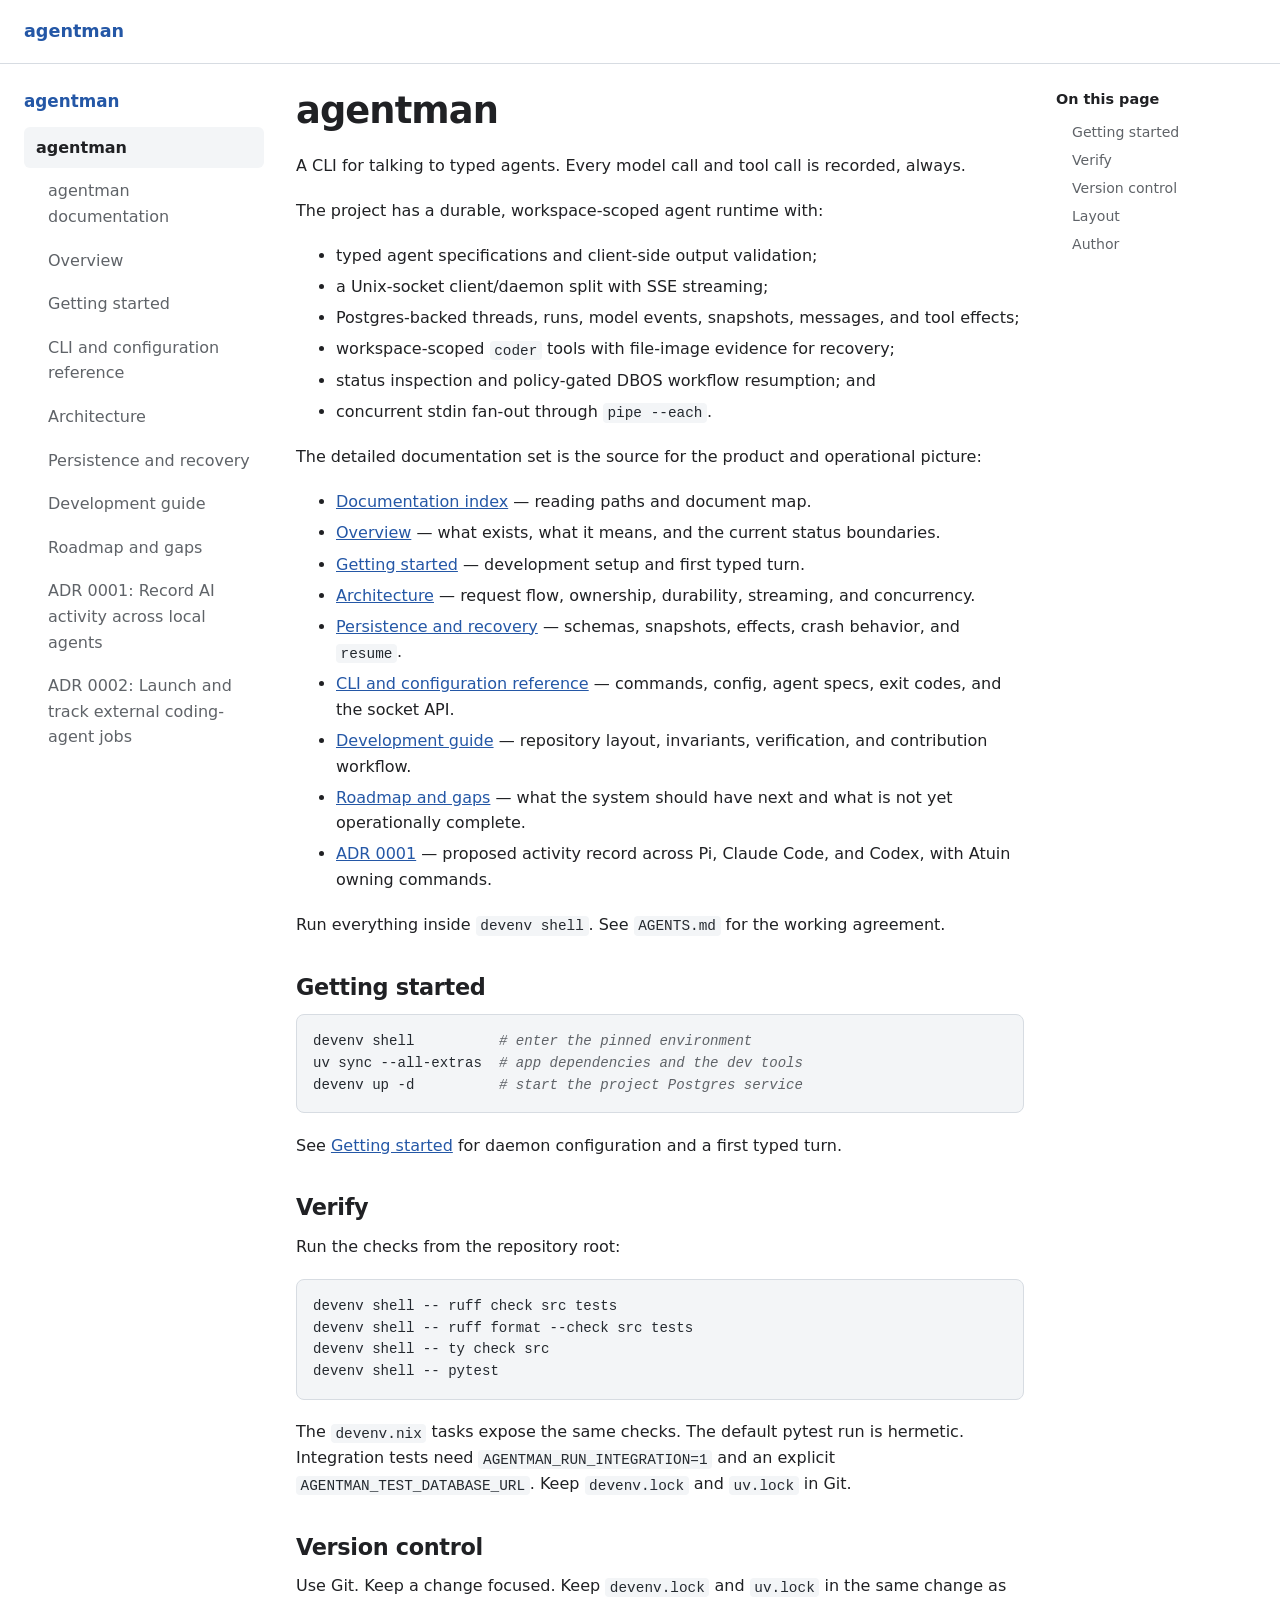
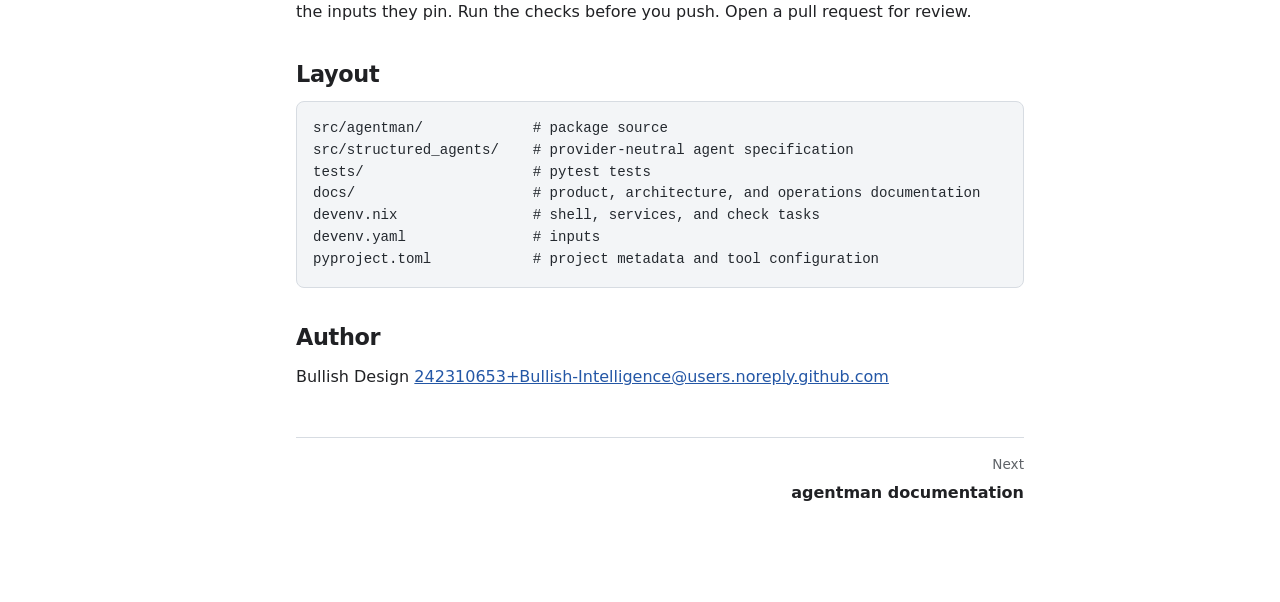
<file: index.html>
<!doctype html><html lang=en><head><meta charset=utf-8><meta name=viewport content="width=device-width,initial-scale=1"><meta name=color-scheme content="light dark"><title>agentman · agentman</title><link rel=stylesheet href=css/docs.css><script defer src=js/docs.js></script></head><body class=doc-site><a class=doc-skip href=#doc-main>Skip to content</a><header class=doc-header><a class=doc-project href>agentman</a></header><div class=doc-layout><aside class=doc-sidebar aria-label="Project navigation"><details id=doc-menu class=doc-menu open><summary class=doc-menu-toggle>Menu</summary><div class=doc-menu-content><a class=doc-sidebar-title href>agentman</a><nav aria-label=Documentation><ul class=doc-nav><li><a class=doc-nav-link href aria-current=page>agentman</a></li><li><a class="doc-nav-link doc-nav-nested" href=docs/>agentman documentation</a></li><li><a class="doc-nav-link doc-nav-nested" href=docs/overview/>Overview</a></li><li><a class="doc-nav-link doc-nav-nested" href=docs/getting-started/>Getting started</a></li><li><a class="doc-nav-link doc-nav-nested" href=docs/reference/>CLI and configuration reference</a></li><li><a class="doc-nav-link doc-nav-nested" href=docs/architecture/>Architecture</a></li><li><a class="doc-nav-link doc-nav-nested" href=docs/persistence-and-recovery/>Persistence and recovery</a></li><li><a class="doc-nav-link doc-nav-nested" href=docs/development/>Development guide</a></li><li><a class="doc-nav-link doc-nav-nested" href=docs/roadmap/>Roadmap and gaps</a></li><li><a class="doc-nav-link doc-nav-nested" href=docs/adr/0001-system-wide-ai-activity-record/>ADR 0001: Record AI activity across local agents</a></li><li><a class="doc-nav-link doc-nav-nested" href=docs/adr/0002-external-coding-agent-jobs/>ADR 0002: Launch and track external coding-agent jobs</a></li></ul></nav></div></details></aside><main id=doc-main class=doc-content><article><h1 id=agentman>agentman</h1><p>A CLI for talking to typed agents. Every model call and tool call is recorded,
always.</p><p>The project has a durable, workspace-scoped agent runtime with:</p><ul><li>typed agent specifications and client-side output validation;</li><li>a Unix-socket client/daemon split with SSE streaming;</li><li>Postgres-backed threads, runs, model events, snapshots, messages, and tool
effects;</li><li>workspace-scoped <code>coder</code> tools with file-image evidence for recovery;</li><li>status inspection and policy-gated DBOS workflow resumption; and</li><li>concurrent stdin fan-out through <code>pipe --each</code>.</li></ul><p>The detailed documentation set is the source for the product and operational
picture:</p><ul><li><a href=docs/>Documentation index</a>
— reading paths and document map.</li><li><a href=docs/overview/>Overview</a>
— what exists, what it means, and the current
status boundaries.</li><li><a href=docs/getting-started/>Getting started</a>
— development setup and first
typed turn.</li><li><a href=docs/architecture/>Architecture</a>
— request flow, ownership, durability,
streaming, and concurrency.</li><li><a href=docs/persistence-and-recovery/>Persistence and recovery</a>
— schemas,
snapshots, effects, crash behavior, and <code>resume</code>.</li><li><a href=docs/reference/>CLI and configuration reference</a>
— commands, config,
agent specs, exit codes, and the socket API.</li><li><a href=docs/development/>Development guide</a>
— repository layout, invariants,
verification, and contribution workflow.</li><li><a href=docs/roadmap/>Roadmap and gaps</a>
— what the system should have next and
what is not yet operationally complete.</li><li><a href=docs/adr/0001-system-wide-ai-activity-record/>ADR 0001</a>
— proposed
activity record across Pi, Claude Code, and Codex, with Atuin owning commands.</li></ul><p>Run everything inside <code>devenv shell</code>. See <code>AGENTS.md</code> for the working agreement.</p><h2 id=getting-started>Getting started</h2><div class=highlight><pre tabindex=0 class=chroma><code class=language-bash data-lang=bash><span class=line><span class=cl>devenv shell          <span class=c1># enter the pinned environment</span>
</span></span><span class=line><span class=cl>uv sync --all-extras  <span class=c1># app dependencies and the dev tools</span>
</span></span><span class=line><span class=cl>devenv up -d          <span class=c1># start the project Postgres service</span></span></span></code></pre></div><p>See <a href=docs/getting-started/>Getting started</a>
for daemon configuration and a
first typed turn.</p><h2 id=verify>Verify</h2><p>Run the checks from the repository root:</p><div class=highlight><pre tabindex=0 class=chroma><code class=language-bash data-lang=bash><span class=line><span class=cl>devenv shell -- ruff check src tests
</span></span><span class=line><span class=cl>devenv shell -- ruff format --check src tests
</span></span><span class=line><span class=cl>devenv shell -- ty check src
</span></span><span class=line><span class=cl>devenv shell -- pytest</span></span></code></pre></div><p>The <code>devenv.nix</code> tasks expose the same checks. The default pytest run is
hermetic. Integration tests need <code>AGENTMAN_RUN_INTEGRATION=1</code> and an explicit
<code>AGENTMAN_TEST_DATABASE_URL</code>. Keep <code>devenv.lock</code> and <code>uv.lock</code> in Git.</p><h2 id=version-control>Version control</h2><p>Use Git. Keep a change focused. Keep <code>devenv.lock</code> and <code>uv.lock</code> in the same
change as the inputs they pin. Run the checks before you push. Open a pull
request for review.</p><h2 id=layout>Layout</h2><div class=highlight><pre tabindex=0 class=chroma><code class=language-text data-lang=text><span class=line><span class=cl>src/agentman/             # package source
</span></span><span class=line><span class=cl>src/structured_agents/    # provider-neutral agent specification
</span></span><span class=line><span class=cl>tests/                    # pytest tests
</span></span><span class=line><span class=cl>docs/                     # product, architecture, and operations documentation
</span></span><span class=line><span class=cl>devenv.nix                # shell, services, and check tasks
</span></span><span class=line><span class=cl>devenv.yaml               # inputs
</span></span><span class=line><span class=cl>pyproject.toml            # project metadata and tool configuration</span></span></code></pre></div><h2 id=author>Author</h2><p>Bullish Design <a href=mailto:242310653+Bullish-Intelligence@users.noreply.github.com>242310653+Bullish-Intelligence@users.noreply.github.com</a></p></article><nav class=doc-pagination aria-label="Page navigation"><a class=doc-next href=docs/><span>Next</span><strong>agentman documentation</strong></a></nav></main><aside class=doc-toc aria-label="On this page"><h2>On this page</h2><nav id=TableOfContents><ul><li><a href=#getting-started>Getting started</a></li><li><a href=#verify>Verify</a></li><li><a href=#version-control>Version control</a></li><li><a href=#layout>Layout</a></li><li><a href=#author>Author</a></li></ul></nav></aside></div><footer class=doc-footer></footer></body></html>
</file>
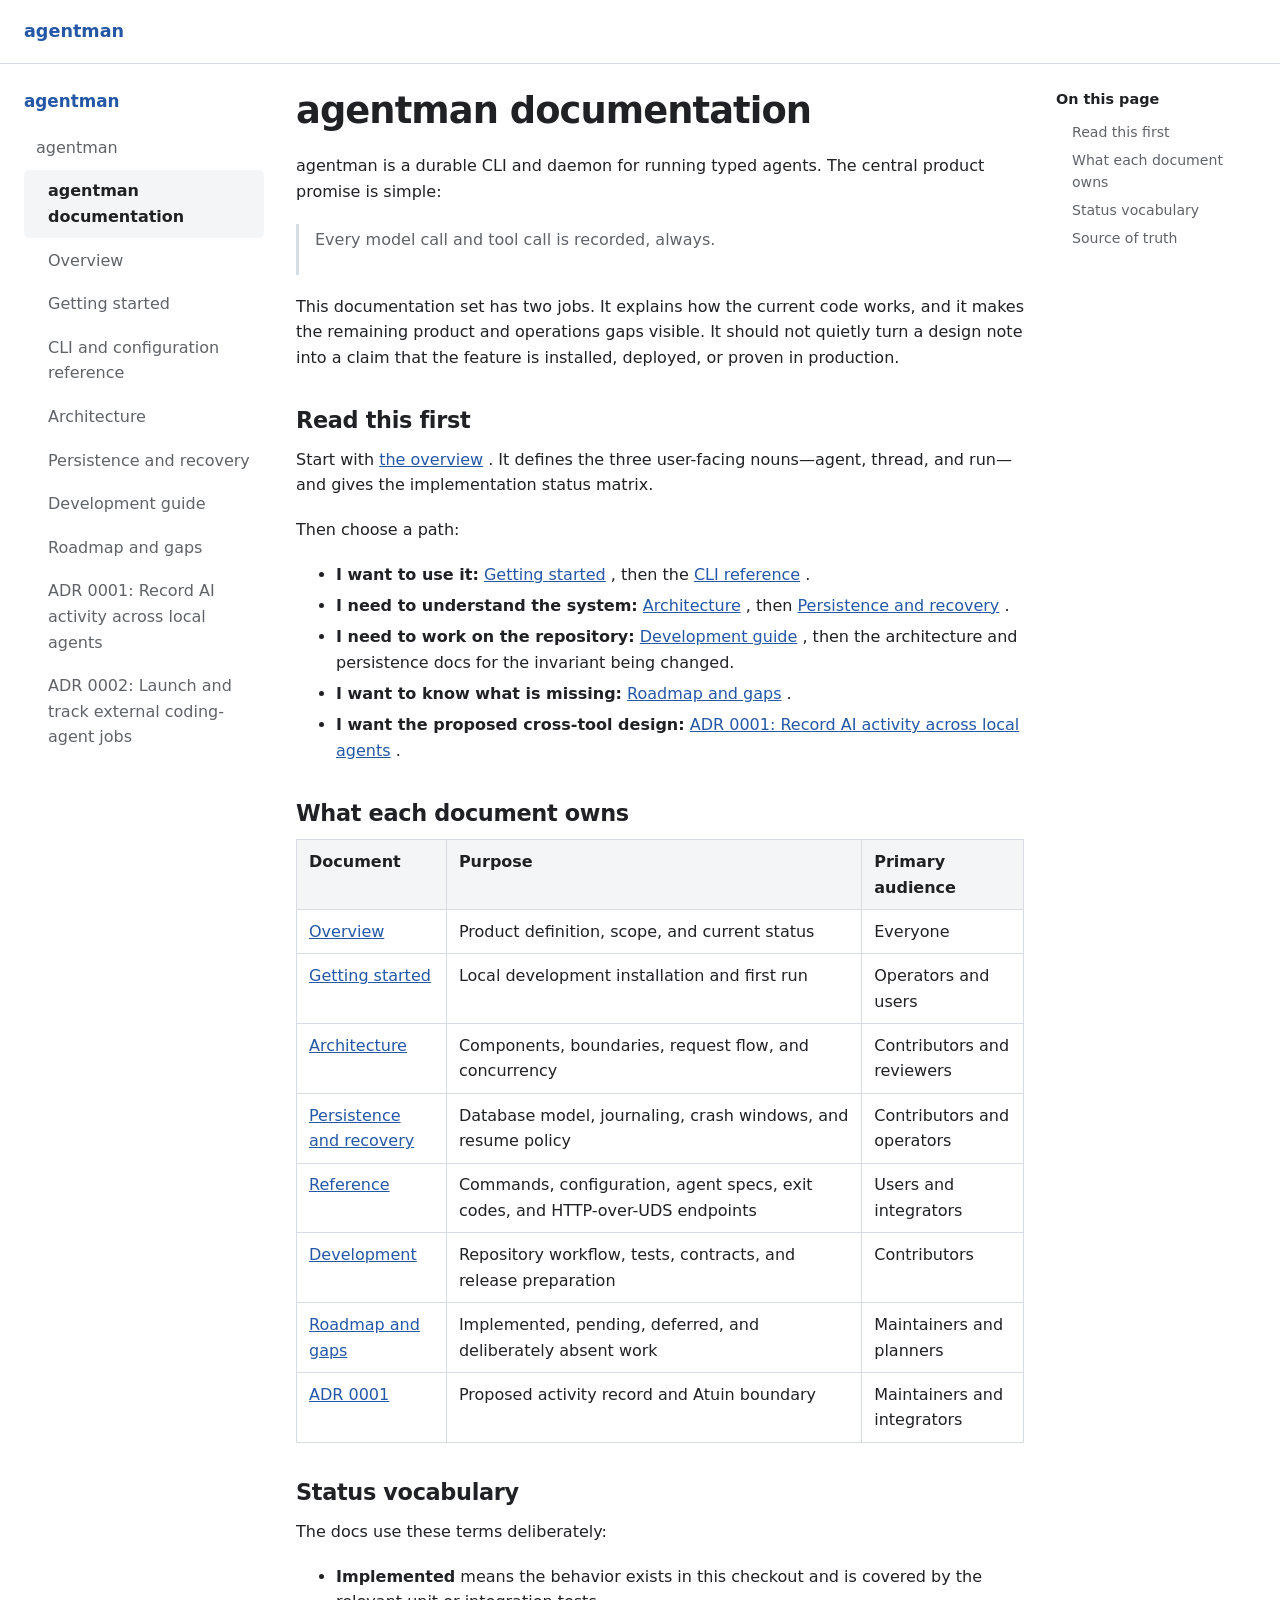
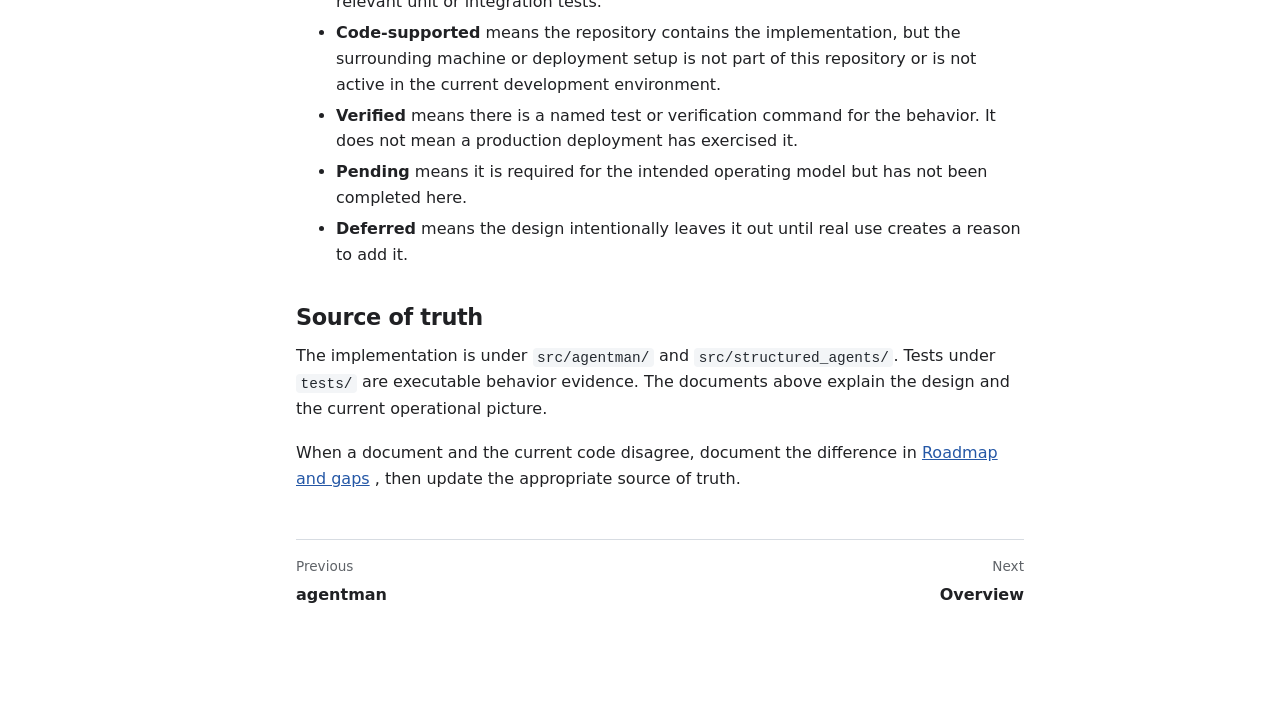
<file: docs/index.html>
<!doctype html><html lang=en><head><meta charset=utf-8><meta name=viewport content="width=device-width,initial-scale=1"><meta name=color-scheme content="light dark"><title>agentman documentation · agentman</title><link rel=stylesheet href=../css/docs.css><script defer src=../js/docs.js></script></head><body class=doc-site><a class=doc-skip href=#doc-main>Skip to content</a><header class=doc-header><a class=doc-project href=../>agentman</a></header><div class=doc-layout><aside class=doc-sidebar aria-label="Project navigation"><details id=doc-menu class=doc-menu open><summary class=doc-menu-toggle>Menu</summary><div class=doc-menu-content><a class=doc-sidebar-title href=../>agentman</a><nav aria-label=Documentation><ul class=doc-nav><li><a class=doc-nav-link href=../>agentman</a></li><li><a class="doc-nav-link doc-nav-nested" href=../docs/ aria-current=page>agentman documentation</a></li><li><a class="doc-nav-link doc-nav-nested" href=../docs/overview/>Overview</a></li><li><a class="doc-nav-link doc-nav-nested" href=../docs/getting-started/>Getting started</a></li><li><a class="doc-nav-link doc-nav-nested" href=../docs/reference/>CLI and configuration reference</a></li><li><a class="doc-nav-link doc-nav-nested" href=../docs/architecture/>Architecture</a></li><li><a class="doc-nav-link doc-nav-nested" href=../docs/persistence-and-recovery/>Persistence and recovery</a></li><li><a class="doc-nav-link doc-nav-nested" href=../docs/development/>Development guide</a></li><li><a class="doc-nav-link doc-nav-nested" href=../docs/roadmap/>Roadmap and gaps</a></li><li><a class="doc-nav-link doc-nav-nested" href=../docs/adr/0001-system-wide-ai-activity-record/>ADR 0001: Record AI activity across local agents</a></li><li><a class="doc-nav-link doc-nav-nested" href=../docs/adr/0002-external-coding-agent-jobs/>ADR 0002: Launch and track external coding-agent jobs</a></li></ul></nav></div></details></aside><main id=doc-main class=doc-content><article><h1 id=agentman-documentation>agentman documentation</h1><p>agentman is a durable CLI and daemon for running typed agents. The central
product promise is simple:</p><blockquote><p>Every model call and tool call is recorded, always.</p></blockquote><p>This documentation set has two jobs. It explains how the current code works,
and it makes the remaining product and operations gaps visible. It should not
quietly turn a design note into a claim that the feature is installed,
deployed, or proven in production.</p><h2 id=read-this-first>Read this first</h2><p>Start with <a href=../docs/overview/>the overview</a>
. It defines the three user-facing
nouns—agent, thread, and run—and gives the implementation status matrix.</p><p>Then choose a path:</p><ul><li><strong>I want to use it:</strong> <a href=../docs/getting-started/>Getting started</a>
, then the
<a href=../docs/reference/>CLI reference</a>
.</li><li><strong>I need to understand the system:</strong> <a href=../docs/architecture/>Architecture</a>
, then
<a href=../docs/persistence-and-recovery/>Persistence and recovery</a>
.</li><li><strong>I need to work on the repository:</strong> <a href=../docs/development/>Development guide</a>
,
then the architecture and persistence docs for the invariant being changed.</li><li><strong>I want to know what is missing:</strong> <a href=../docs/roadmap/>Roadmap and gaps</a>
.</li><li><strong>I want the proposed cross-tool design:</strong>
<a href=../docs/adr/0001-system-wide-ai-activity-record/>ADR 0001: Record AI activity across local agents</a>
.</li></ul><h2 id=what-each-document-owns>What each document owns</h2><table><thead><tr><th>Document</th><th>Purpose</th><th>Primary audience</th></tr></thead><tbody><tr><td><a href=../docs/overview/>Overview</a></td><td>Product definition, scope, and current status</td><td>Everyone</td></tr><tr><td><a href=../docs/getting-started/>Getting started</a></td><td>Local development installation and first run</td><td>Operators and users</td></tr><tr><td><a href=../docs/architecture/>Architecture</a></td><td>Components, boundaries, request flow, and concurrency</td><td>Contributors and reviewers</td></tr><tr><td><a href=../docs/persistence-and-recovery/>Persistence and recovery</a></td><td>Database model, journaling, crash windows, and resume policy</td><td>Contributors and operators</td></tr><tr><td><a href=../docs/reference/>Reference</a></td><td>Commands, configuration, agent specs, exit codes, and HTTP-over-UDS endpoints</td><td>Users and integrators</td></tr><tr><td><a href=../docs/development/>Development</a></td><td>Repository workflow, tests, contracts, and release preparation</td><td>Contributors</td></tr><tr><td><a href=../docs/roadmap/>Roadmap and gaps</a></td><td>Implemented, pending, deferred, and deliberately absent work</td><td>Maintainers and planners</td></tr><tr><td><a href=../docs/adr/0001-system-wide-ai-activity-record/>ADR 0001</a></td><td>Proposed activity record and Atuin boundary</td><td>Maintainers and integrators</td></tr></tbody></table><h2 id=status-vocabulary>Status vocabulary</h2><p>The docs use these terms deliberately:</p><ul><li><strong>Implemented</strong> means the behavior exists in this checkout and is covered by
the relevant unit or integration tests.</li><li><strong>Code-supported</strong> means the repository contains the implementation, but the
surrounding machine or deployment setup is not part of this repository or is
not active in the current development environment.</li><li><strong>Verified</strong> means there is a named test or verification command for the
behavior. It does not mean a production deployment has exercised it.</li><li><strong>Pending</strong> means it is required for the intended operating model but has not
been completed here.</li><li><strong>Deferred</strong> means the design intentionally leaves it out until real use
creates a reason to add it.</li></ul><h2 id=source-of-truth>Source of truth</h2><p>The implementation is under <code>src/agentman/</code> and <code>src/structured_agents/</code>.
Tests under <code>tests/</code> are executable behavior evidence. The documents above
explain the design and the current operational picture.</p><p>When a document and the current code disagree, document the difference in
<a href=../docs/roadmap/>Roadmap and gaps</a>
, then update the appropriate source of truth.</p></article><nav class=doc-pagination aria-label="Page navigation"><a class=doc-previous href=../><span>Previous</span><strong>agentman</strong>
</a><a class=doc-next href=../docs/overview/><span>Next</span><strong>Overview</strong></a></nav></main><aside class=doc-toc aria-label="On this page"><h2>On this page</h2><nav id=TableOfContents><ul><li><a href=#read-this-first>Read this first</a></li><li><a href=#what-each-document-owns>What each document owns</a></li><li><a href=#status-vocabulary>Status vocabulary</a></li><li><a href=#source-of-truth>Source of truth</a></li></ul></nav></aside></div><footer class=doc-footer></footer></body></html>
</file>
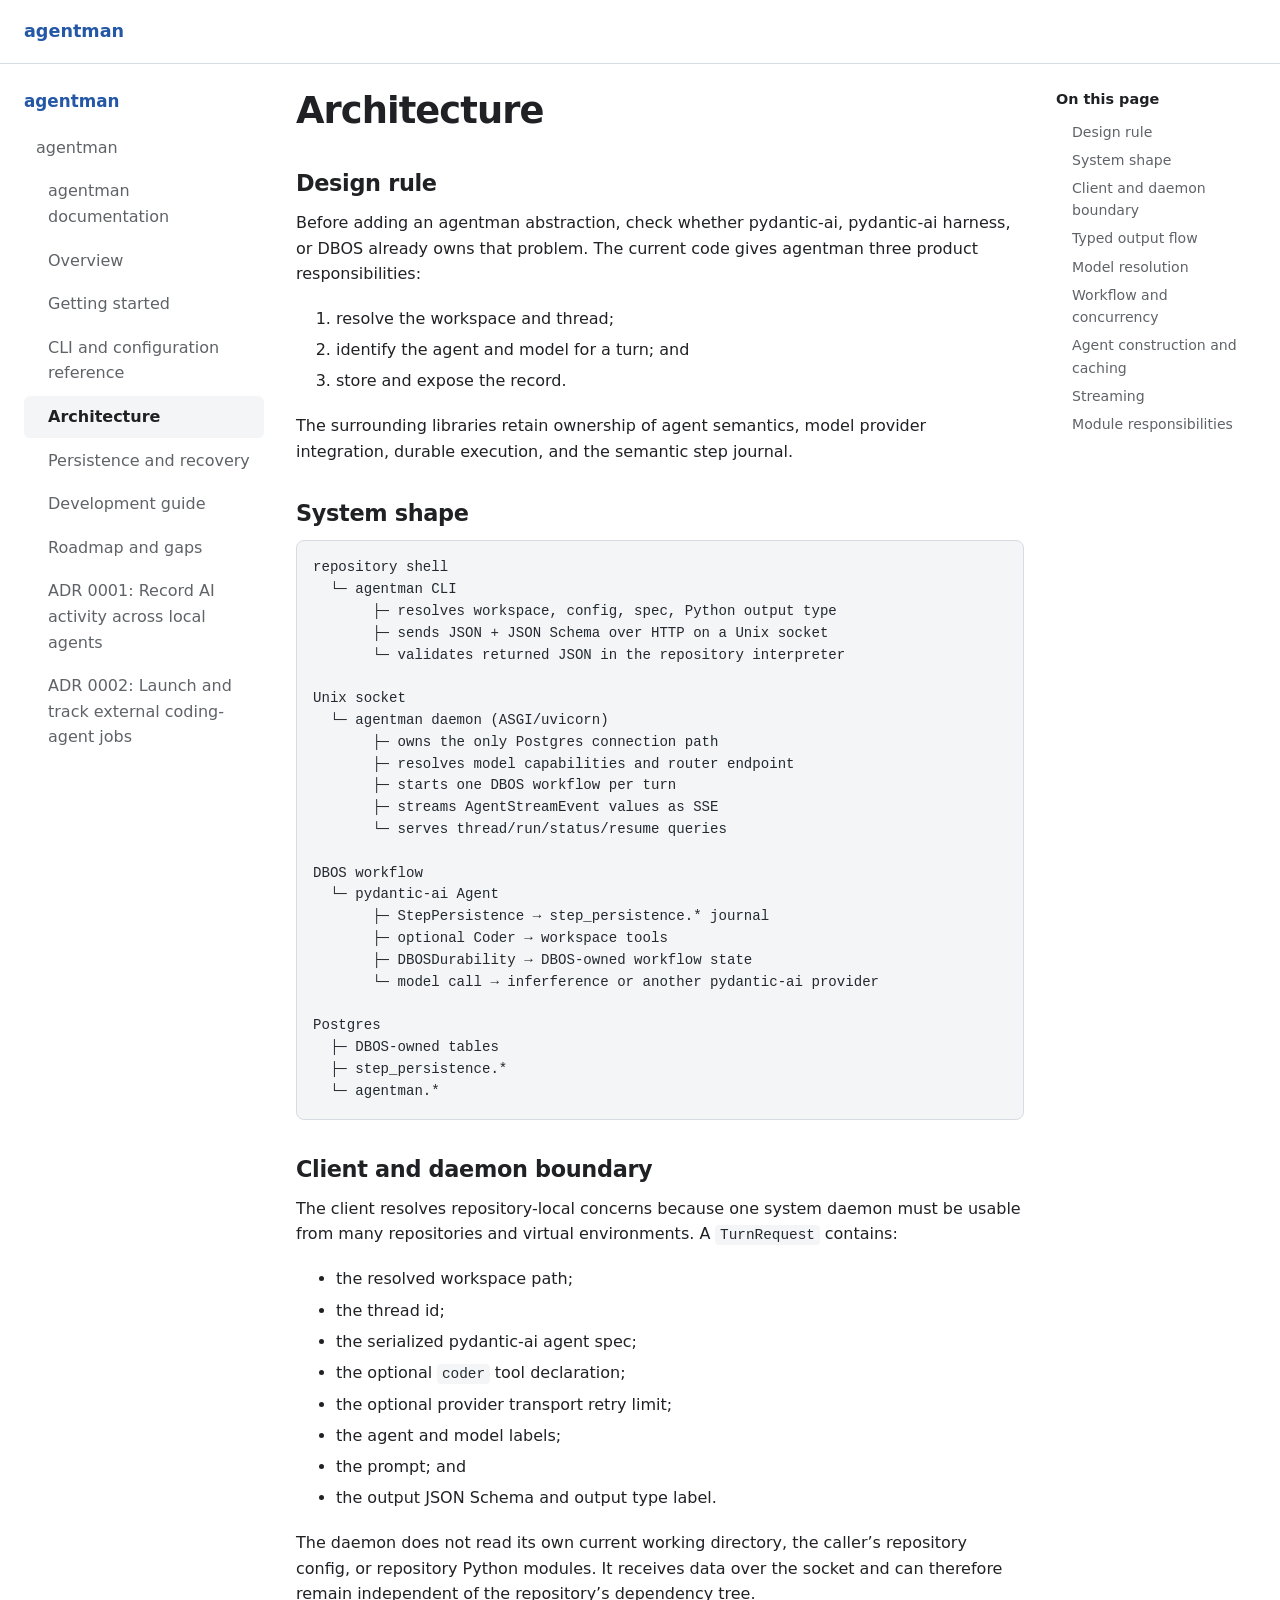
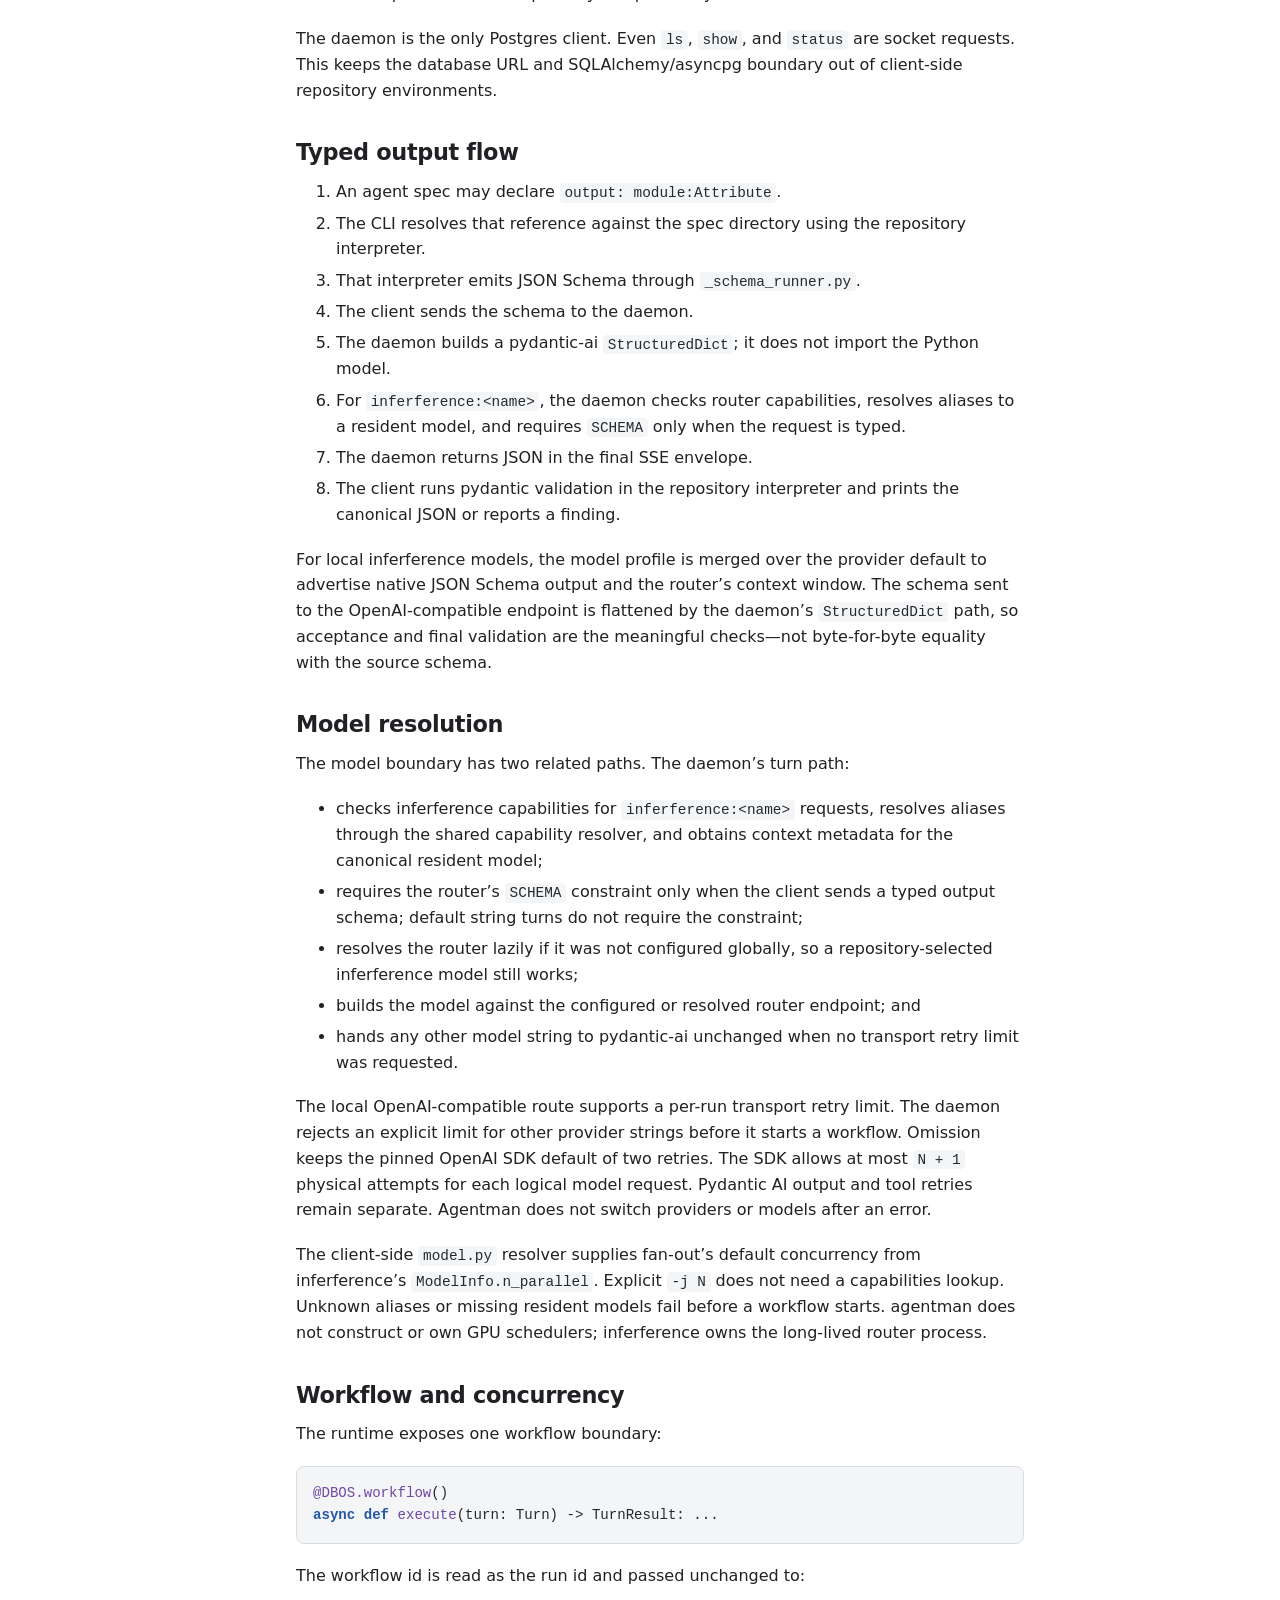
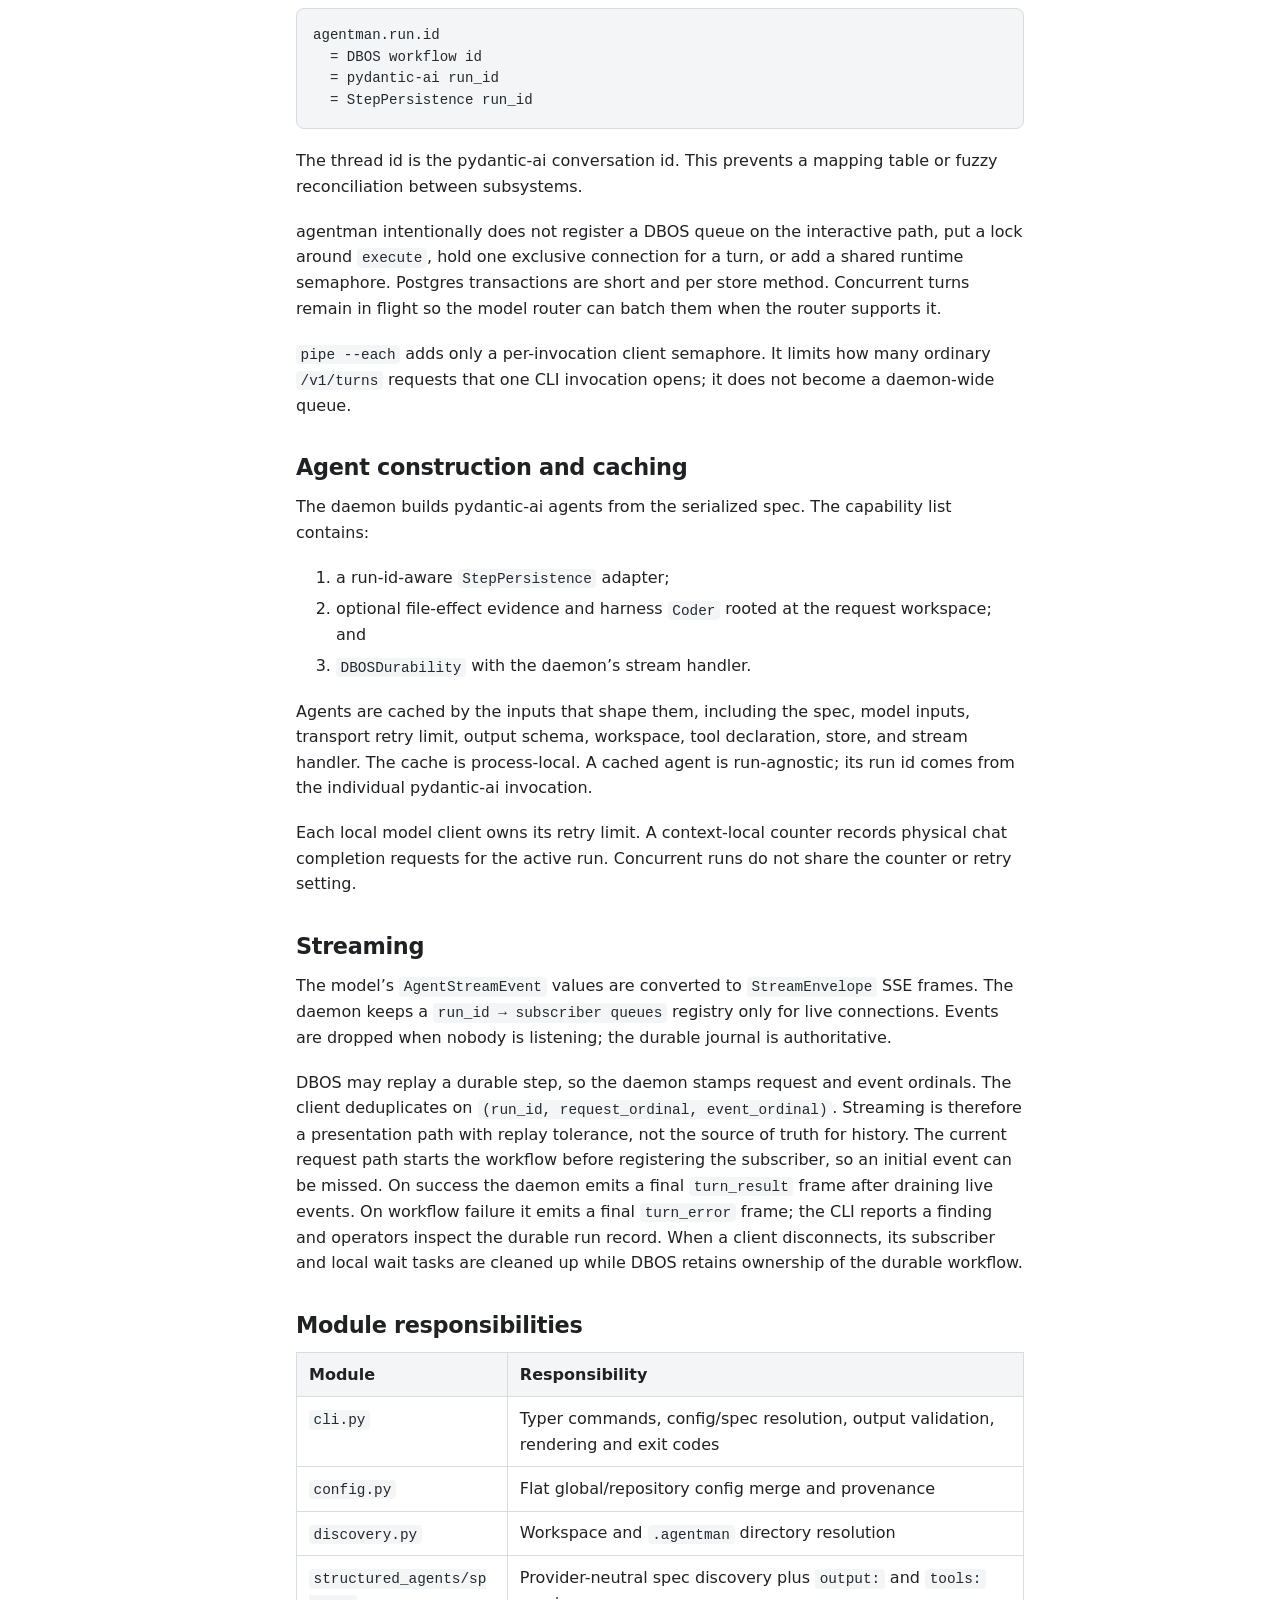
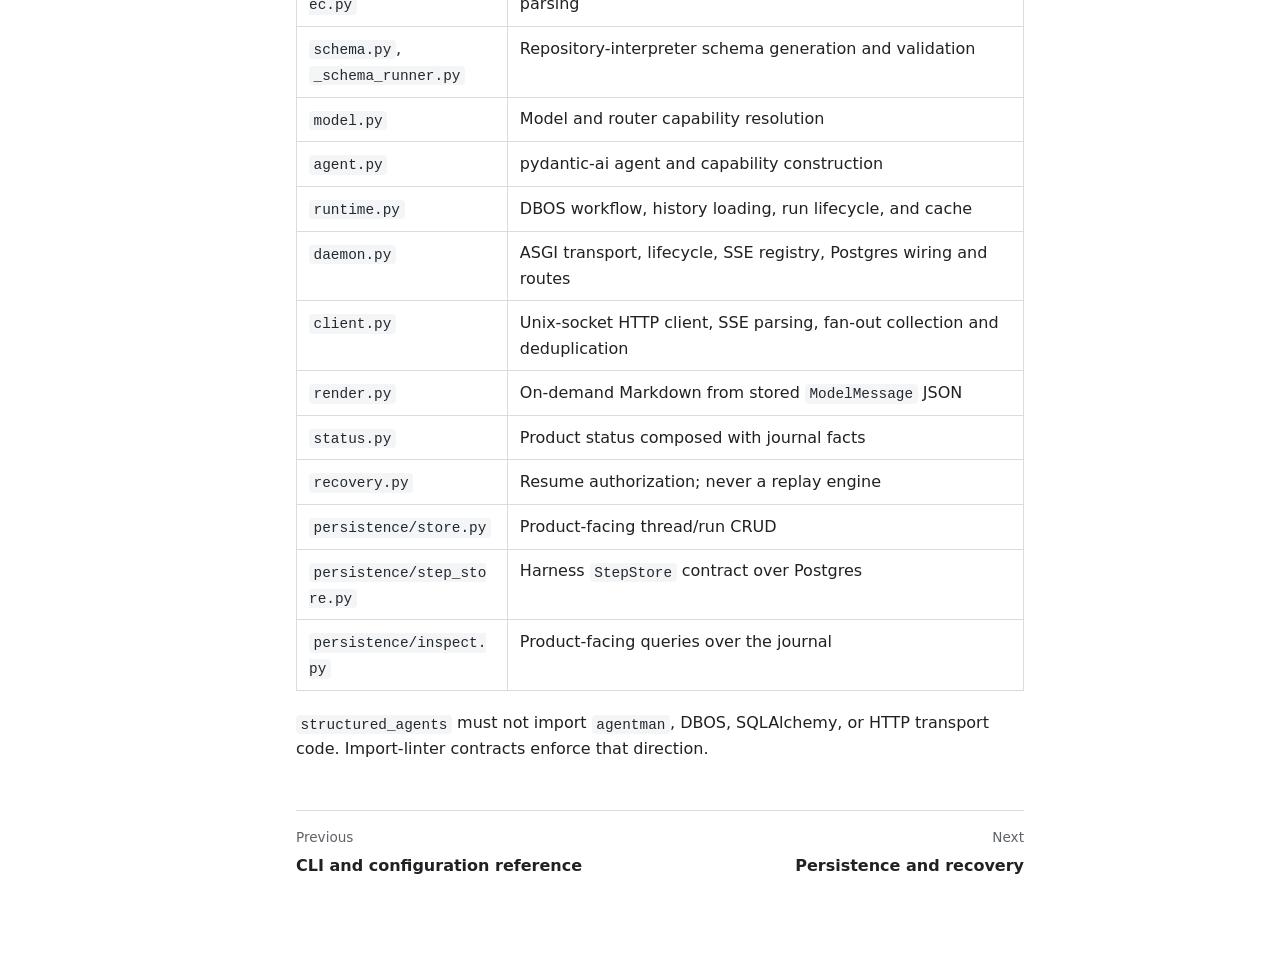
<file: docs/architecture/index.html>
<!doctype html><html lang=en><head><meta charset=utf-8><meta name=viewport content="width=device-width,initial-scale=1"><meta name=color-scheme content="light dark"><title>Architecture · agentman</title><link rel=stylesheet href=../../css/docs.css><script defer src=../../js/docs.js></script></head><body class=doc-site><a class=doc-skip href=#doc-main>Skip to content</a><header class=doc-header><a class=doc-project href=../../>agentman</a></header><div class=doc-layout><aside class=doc-sidebar aria-label="Project navigation"><details id=doc-menu class=doc-menu open><summary class=doc-menu-toggle>Menu</summary><div class=doc-menu-content><a class=doc-sidebar-title href=../../>agentman</a><nav aria-label=Documentation><ul class=doc-nav><li><a class=doc-nav-link href=../../>agentman</a></li><li><a class="doc-nav-link doc-nav-nested" href=../../docs/>agentman documentation</a></li><li><a class="doc-nav-link doc-nav-nested" href=../../docs/overview/>Overview</a></li><li><a class="doc-nav-link doc-nav-nested" href=../../docs/getting-started/>Getting started</a></li><li><a class="doc-nav-link doc-nav-nested" href=../../docs/reference/>CLI and configuration reference</a></li><li><a class="doc-nav-link doc-nav-nested" href=../../docs/architecture/ aria-current=page>Architecture</a></li><li><a class="doc-nav-link doc-nav-nested" href=../../docs/persistence-and-recovery/>Persistence and recovery</a></li><li><a class="doc-nav-link doc-nav-nested" href=../../docs/development/>Development guide</a></li><li><a class="doc-nav-link doc-nav-nested" href=../../docs/roadmap/>Roadmap and gaps</a></li><li><a class="doc-nav-link doc-nav-nested" href=../../docs/adr/0001-system-wide-ai-activity-record/>ADR 0001: Record AI activity across local agents</a></li><li><a class="doc-nav-link doc-nav-nested" href=../../docs/adr/0002-external-coding-agent-jobs/>ADR 0002: Launch and track external coding-agent jobs</a></li></ul></nav></div></details></aside><main id=doc-main class=doc-content><article><h1 id=architecture>Architecture</h1><h2 id=design-rule>Design rule</h2><p>Before adding an agentman abstraction, check whether pydantic-ai, pydantic-ai
harness, or DBOS already owns that problem. The current code gives agentman
three product responsibilities:</p><ol><li>resolve the workspace and thread;</li><li>identify the agent and model for a turn; and</li><li>store and expose the record.</li></ol><p>The surrounding libraries retain ownership of agent semantics, model provider
integration, durable execution, and the semantic step journal.</p><h2 id=system-shape>System shape</h2><div class=highlight><pre tabindex=0 class=chroma><code class=language-text data-lang=text><span class=line><span class=cl>repository shell
</span></span><span class=line><span class=cl>  └─ agentman CLI
</span></span><span class=line><span class=cl>       ├─ resolves workspace, config, spec, Python output type
</span></span><span class=line><span class=cl>       ├─ sends JSON + JSON Schema over HTTP on a Unix socket
</span></span><span class=line><span class=cl>       └─ validates returned JSON in the repository interpreter
</span></span><span class=line><span class=cl>
</span></span><span class=line><span class=cl>Unix socket
</span></span><span class=line><span class=cl>  └─ agentman daemon (ASGI/uvicorn)
</span></span><span class=line><span class=cl>       ├─ owns the only Postgres connection path
</span></span><span class=line><span class=cl>       ├─ resolves model capabilities and router endpoint
</span></span><span class=line><span class=cl>       ├─ starts one DBOS workflow per turn
</span></span><span class=line><span class=cl>       ├─ streams AgentStreamEvent values as SSE
</span></span><span class=line><span class=cl>       └─ serves thread/run/status/resume queries
</span></span><span class=line><span class=cl>
</span></span><span class=line><span class=cl>DBOS workflow
</span></span><span class=line><span class=cl>  └─ pydantic-ai Agent
</span></span><span class=line><span class=cl>       ├─ StepPersistence → step_persistence.* journal
</span></span><span class=line><span class=cl>       ├─ optional Coder → workspace tools
</span></span><span class=line><span class=cl>       ├─ DBOSDurability → DBOS-owned workflow state
</span></span><span class=line><span class=cl>       └─ model call → inferference or another pydantic-ai provider
</span></span><span class=line><span class=cl>
</span></span><span class=line><span class=cl>Postgres
</span></span><span class=line><span class=cl>  ├─ DBOS-owned tables
</span></span><span class=line><span class=cl>  ├─ step_persistence.*
</span></span><span class=line><span class=cl>  └─ agentman.*</span></span></code></pre></div><h2 id=client-and-daemon-boundary>Client and daemon boundary</h2><p>The client resolves repository-local concerns because one system daemon must be
usable from many repositories and virtual environments. A <code>TurnRequest</code>
contains:</p><ul><li>the resolved workspace path;</li><li>the thread id;</li><li>the serialized pydantic-ai agent spec;</li><li>the optional <code>coder</code> tool declaration;</li><li>the optional provider transport retry limit;</li><li>the agent and model labels;</li><li>the prompt; and</li><li>the output JSON Schema and output type label.</li></ul><p>The daemon does not read its own current working directory, the caller’s
repository config, or repository Python modules. It receives data over the
socket and can therefore remain independent of the repository’s dependency
tree.</p><p>The daemon is the only Postgres client. Even <code>ls</code>, <code>show</code>, and <code>status</code> are
socket requests. This keeps the database URL and SQLAlchemy/asyncpg boundary
out of client-side repository environments.</p><h2 id=typed-output-flow>Typed output flow</h2><ol><li>An agent spec may declare <code>output: module:Attribute</code>.</li><li>The CLI resolves that reference against the spec directory using the
repository interpreter.</li><li>That interpreter emits JSON Schema through <code>_schema_runner.py</code>.</li><li>The client sends the schema to the daemon.</li><li>The daemon builds a pydantic-ai <code>StructuredDict</code>; it does not import the
Python model.</li><li>For <code>inferference:&lt;name></code>, the daemon checks router capabilities, resolves
aliases to a resident model, and requires <code>SCHEMA</code> only when the request is
typed.</li><li>The daemon returns JSON in the final SSE envelope.</li><li>The client runs pydantic validation in the repository interpreter and prints
the canonical JSON or reports a finding.</li></ol><p>For local inferference models, the model profile is merged over the provider
default to advertise native JSON Schema output and the router’s context window.
The schema sent to the OpenAI-compatible endpoint is flattened by the daemon’s
<code>StructuredDict</code> path, so acceptance and final validation are the meaningful
checks—not byte-for-byte equality with the source schema.</p><h2 id=model-resolution>Model resolution</h2><p>The model boundary has two related paths. The daemon&rsquo;s turn path:</p><ul><li>checks inferference capabilities for <code>inferference:&lt;name></code> requests, resolves
aliases through the shared capability resolver, and obtains context metadata
for the canonical resident model;</li><li>requires the router&rsquo;s <code>SCHEMA</code> constraint only when the client sends a typed
output schema; default string turns do not require the constraint;</li><li>resolves the router lazily if it was not configured globally, so a
repository-selected inferference model still works;</li><li>builds the model against the configured or resolved router endpoint; and</li><li>hands any other model string to pydantic-ai unchanged when no transport
retry limit was requested.</li></ul><p>The local OpenAI-compatible route supports a per-run transport retry limit.
The daemon rejects an explicit limit for other provider strings before it
starts a workflow. Omission keeps the pinned OpenAI SDK default of two retries.
The SDK allows at most <code>N + 1</code> physical attempts for each logical model
request. Pydantic AI output and tool retries remain separate. Agentman does not
switch providers or models after an error.</p><p>The client-side <code>model.py</code> resolver supplies fan-out&rsquo;s default concurrency
from inferference&rsquo;s <code>ModelInfo.n_parallel</code>. Explicit <code>-j N</code> does not need a
capabilities lookup. Unknown aliases or missing resident models fail before a
workflow starts. agentman does not construct or own GPU schedulers;
inferference owns the long-lived router process.</p><h2 id=workflow-and-concurrency>Workflow and concurrency</h2><p>The runtime exposes one workflow boundary:</p><div class=highlight><pre tabindex=0 class=chroma><code class=language-python data-lang=python><span class=line><span class=cl><span class=nd>@DBOS.workflow</span><span class=p>()</span>
</span></span><span class=line><span class=cl><span class=k>async</span> <span class=k>def</span> <span class=nf>execute</span><span class=p>(</span><span class=n>turn</span><span class=p>:</span> <span class=n>Turn</span><span class=p>)</span> <span class=o>-&gt;</span> <span class=n>TurnResult</span><span class=p>:</span> <span class=o>...</span></span></span></code></pre></div><p>The workflow id is read as the run id and passed unchanged to:</p><div class=highlight><pre tabindex=0 class=chroma><code class=language-text data-lang=text><span class=line><span class=cl>agentman.run.id
</span></span><span class=line><span class=cl>  = DBOS workflow id
</span></span><span class=line><span class=cl>  = pydantic-ai run_id
</span></span><span class=line><span class=cl>  = StepPersistence run_id</span></span></code></pre></div><p>The thread id is the pydantic-ai conversation id. This prevents a mapping
table or fuzzy reconciliation between subsystems.</p><p>agentman intentionally does not register a DBOS queue on the interactive path,
put a lock around <code>execute</code>, hold one exclusive connection for a turn, or add a
shared runtime semaphore. Postgres transactions are short and per store
method. Concurrent turns remain in flight so the model router can batch them
when the router supports it.</p><p><code>pipe --each</code> adds only a per-invocation client semaphore. It limits how many
ordinary <code>/v1/turns</code> requests that one CLI invocation opens; it does not become
a daemon-wide queue.</p><h2 id=agent-construction-and-caching>Agent construction and caching</h2><p>The daemon builds pydantic-ai agents from the serialized spec. The capability
list contains:</p><ol><li>a run-id-aware <code>StepPersistence</code> adapter;</li><li>optional file-effect evidence and harness <code>Coder</code> rooted at the request
workspace; and</li><li><code>DBOSDurability</code> with the daemon’s stream handler.</li></ol><p>Agents are cached by the inputs that shape them, including the spec, model
inputs, transport retry limit, output schema, workspace, tool declaration,
store, and stream handler.
The cache is process-local. A cached agent is run-agnostic; its run id comes
from the individual pydantic-ai invocation.</p><p>Each local model client owns its retry limit. A context-local counter records
physical chat completion requests for the active run. Concurrent runs do not
share the counter or retry setting.</p><h2 id=streaming>Streaming</h2><p>The model’s <code>AgentStreamEvent</code> values are converted to <code>StreamEnvelope</code> SSE
frames. The daemon keeps a <code>run_id → subscriber queues</code> registry only for live
connections. Events are dropped when nobody is listening; the durable journal
is authoritative.</p><p>DBOS may replay a durable step, so the daemon stamps request and event ordinals.
The client deduplicates on <code>(run_id, request_ordinal, event_ordinal)</code>.
Streaming is therefore a presentation path with replay tolerance, not the
source of truth for history. The current request path starts the workflow before
registering the subscriber, so an initial event can be missed. On success the
daemon emits a final <code>turn_result</code> frame after draining live events. On
workflow failure it emits a final <code>turn_error</code> frame; the CLI reports a finding
and operators inspect the durable run record. When a client disconnects, its
subscriber and local wait tasks are cleaned up while DBOS retains ownership of
the durable workflow.</p><h2 id=module-responsibilities>Module responsibilities</h2><table><thead><tr><th>Module</th><th>Responsibility</th></tr></thead><tbody><tr><td><code>cli.py</code></td><td>Typer commands, config/spec resolution, output validation, rendering and exit codes</td></tr><tr><td><code>config.py</code></td><td>Flat global/repository config merge and provenance</td></tr><tr><td><code>discovery.py</code></td><td>Workspace and <code>.agentman</code> directory resolution</td></tr><tr><td><code>structured_agents/spec.py</code></td><td>Provider-neutral spec discovery plus <code>output:</code> and <code>tools:</code> parsing</td></tr><tr><td><code>schema.py</code>, <code>_schema_runner.py</code></td><td>Repository-interpreter schema generation and validation</td></tr><tr><td><code>model.py</code></td><td>Model and router capability resolution</td></tr><tr><td><code>agent.py</code></td><td>pydantic-ai agent and capability construction</td></tr><tr><td><code>runtime.py</code></td><td>DBOS workflow, history loading, run lifecycle, and cache</td></tr><tr><td><code>daemon.py</code></td><td>ASGI transport, lifecycle, SSE registry, Postgres wiring and routes</td></tr><tr><td><code>client.py</code></td><td>Unix-socket HTTP client, SSE parsing, fan-out collection and deduplication</td></tr><tr><td><code>render.py</code></td><td>On-demand Markdown from stored <code>ModelMessage</code> JSON</td></tr><tr><td><code>status.py</code></td><td>Product status composed with journal facts</td></tr><tr><td><code>recovery.py</code></td><td>Resume authorization; never a replay engine</td></tr><tr><td><code>persistence/store.py</code></td><td>Product-facing thread/run CRUD</td></tr><tr><td><code>persistence/step_store.py</code></td><td>Harness <code>StepStore</code> contract over Postgres</td></tr><tr><td><code>persistence/inspect.py</code></td><td>Product-facing queries over the journal</td></tr></tbody></table><p><code>structured_agents</code> must not import <code>agentman</code>, DBOS, SQLAlchemy, or HTTP
transport code. Import-linter contracts enforce that direction.</p></article><nav class=doc-pagination aria-label="Page navigation"><a class=doc-previous href=../../docs/reference/><span>Previous</span><strong>CLI and configuration reference</strong>
</a><a class=doc-next href=../../docs/persistence-and-recovery/><span>Next</span><strong>Persistence and recovery</strong></a></nav></main><aside class=doc-toc aria-label="On this page"><h2>On this page</h2><nav id=TableOfContents><ul><li><a href=#design-rule>Design rule</a></li><li><a href=#system-shape>System shape</a></li><li><a href=#client-and-daemon-boundary>Client and daemon boundary</a></li><li><a href=#typed-output-flow>Typed output flow</a></li><li><a href=#model-resolution>Model resolution</a></li><li><a href=#workflow-and-concurrency>Workflow and concurrency</a></li><li><a href=#agent-construction-and-caching>Agent construction and caching</a></li><li><a href=#streaming>Streaming</a></li><li><a href=#module-responsibilities>Module responsibilities</a></li></ul></nav></aside></div><footer class=doc-footer></footer></body></html>
</file>
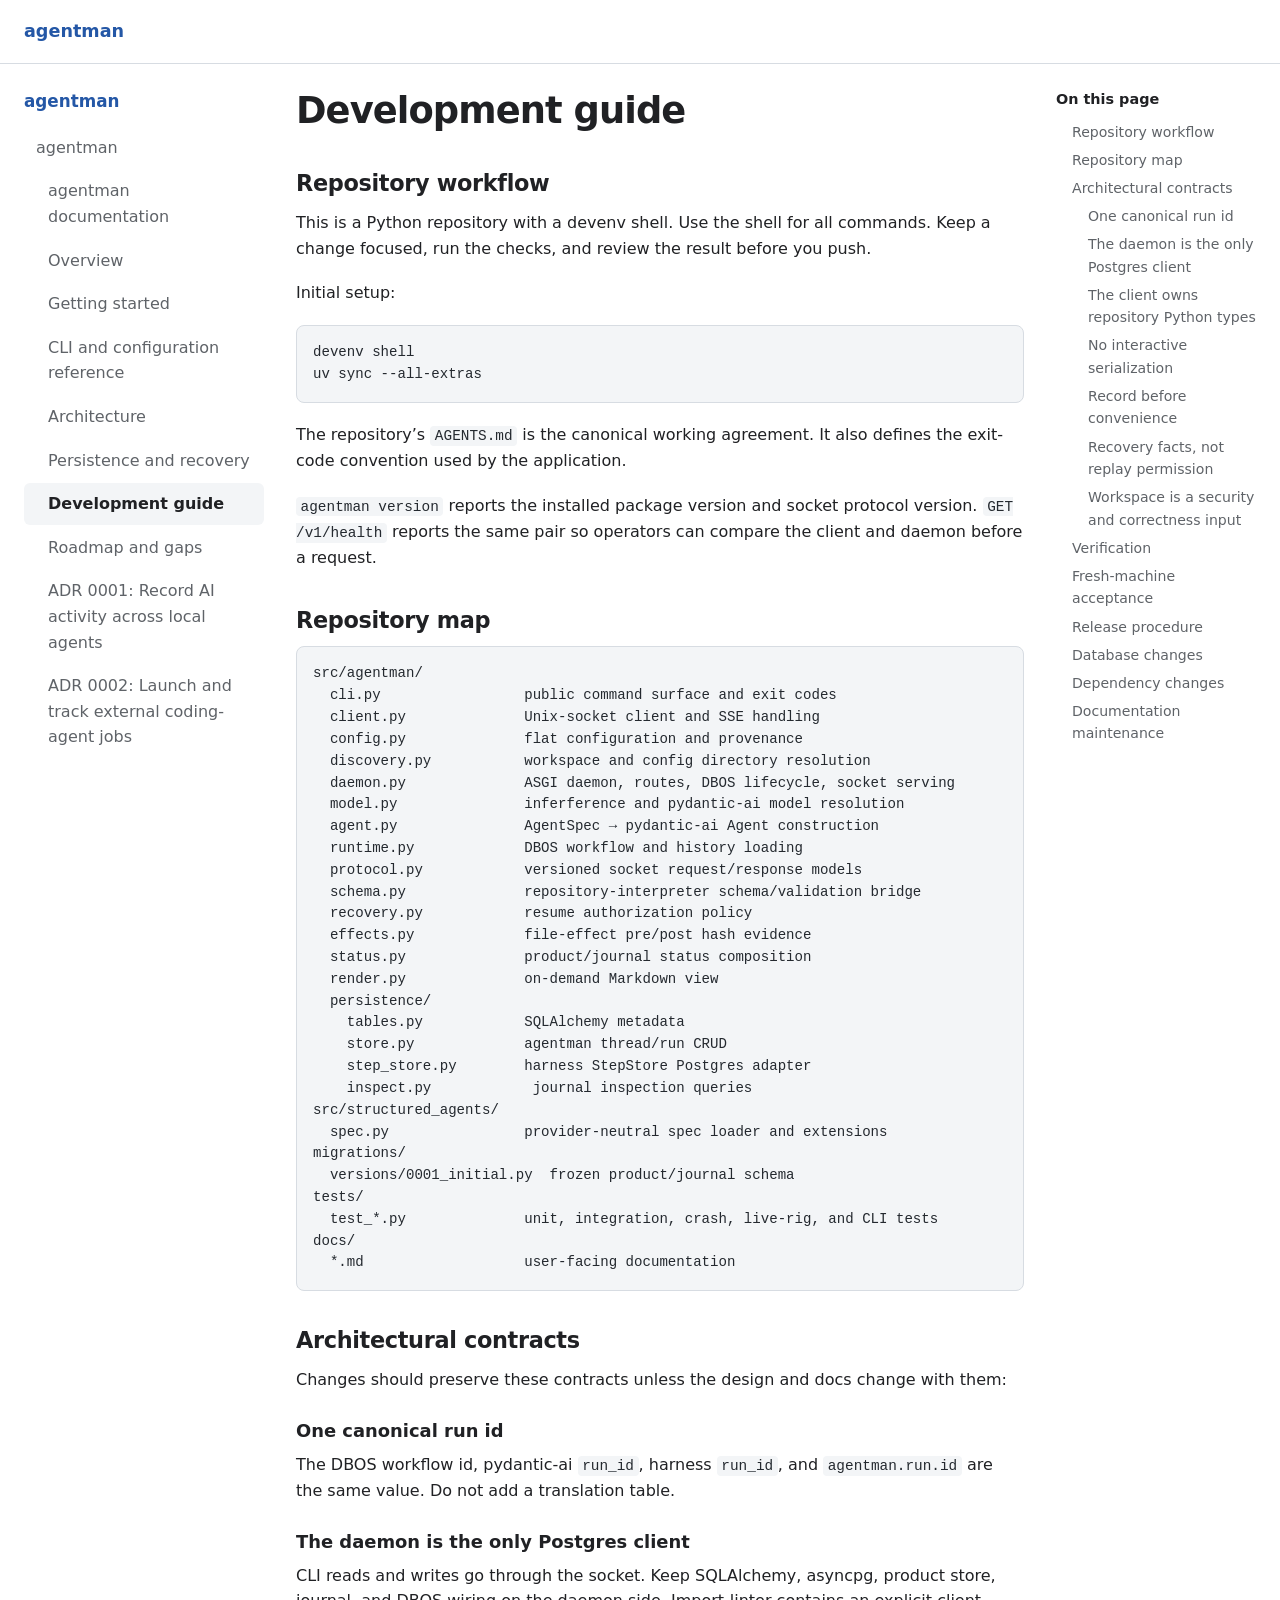
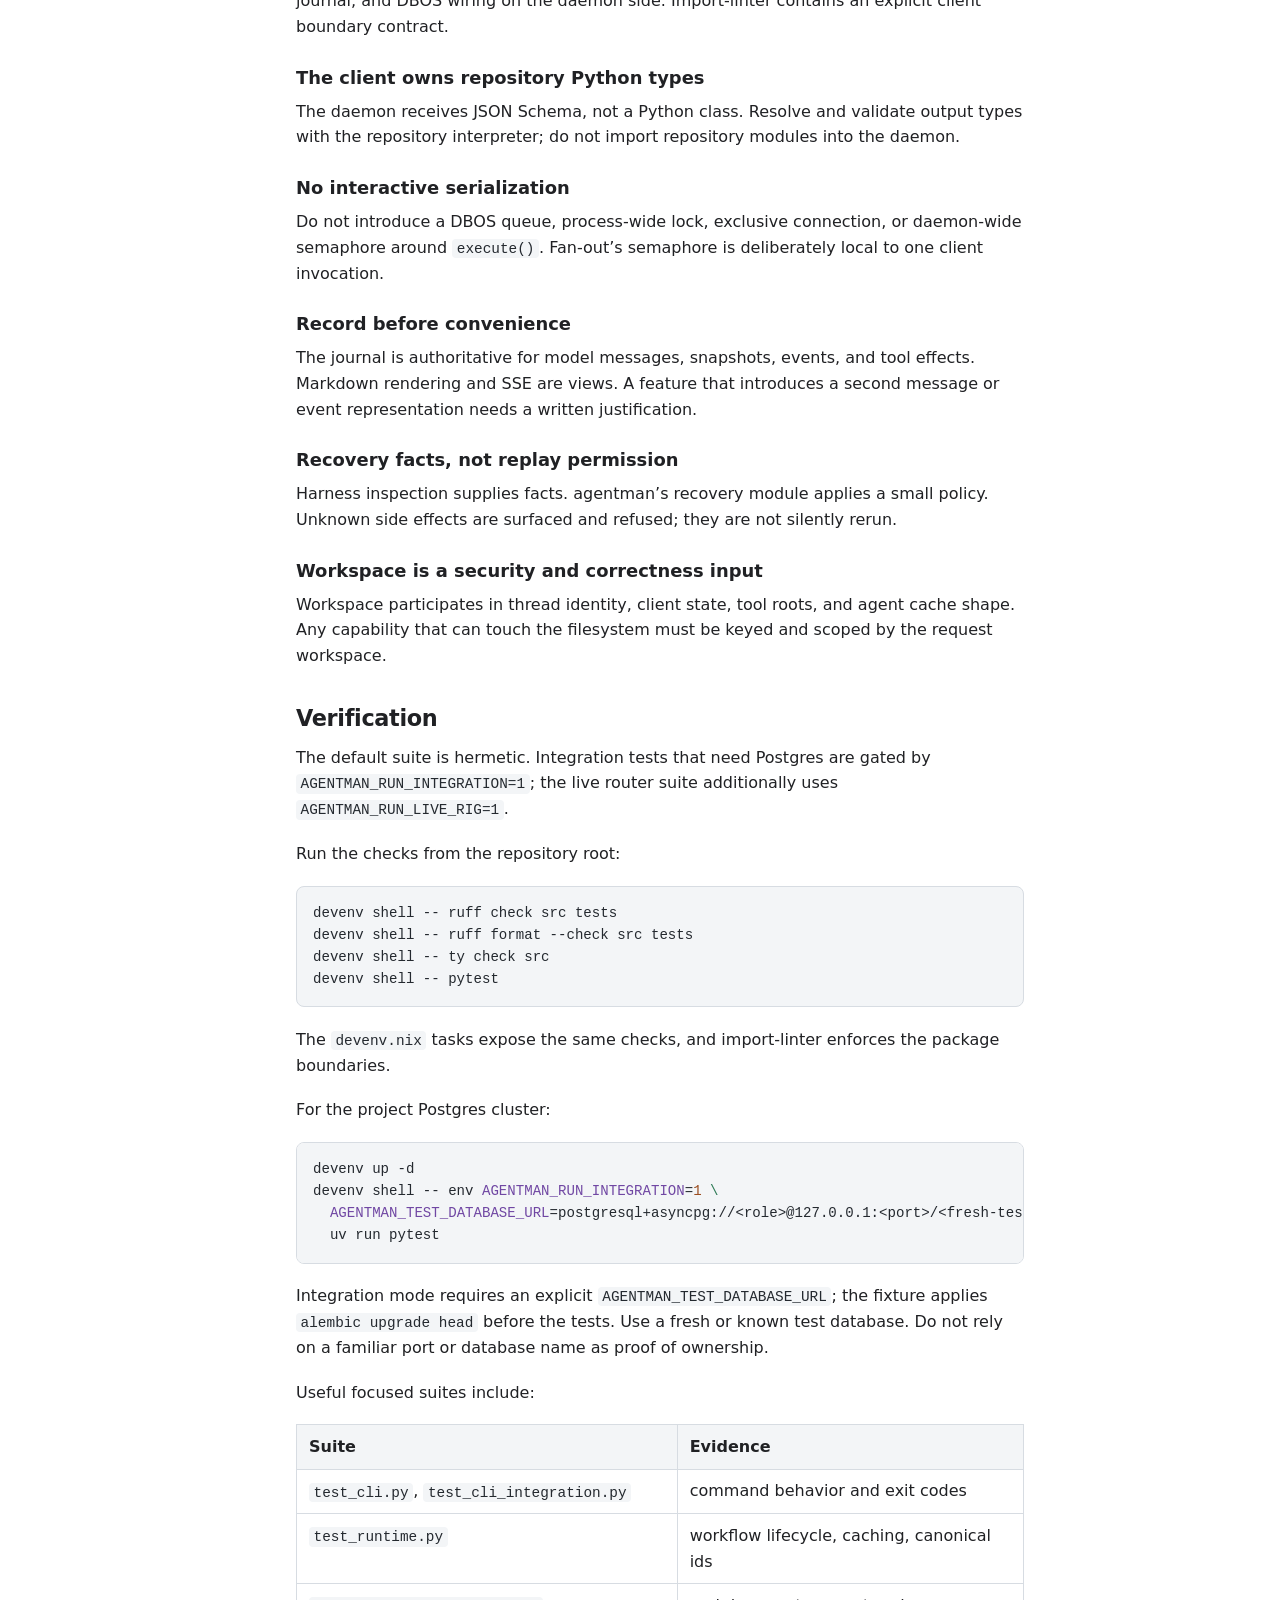
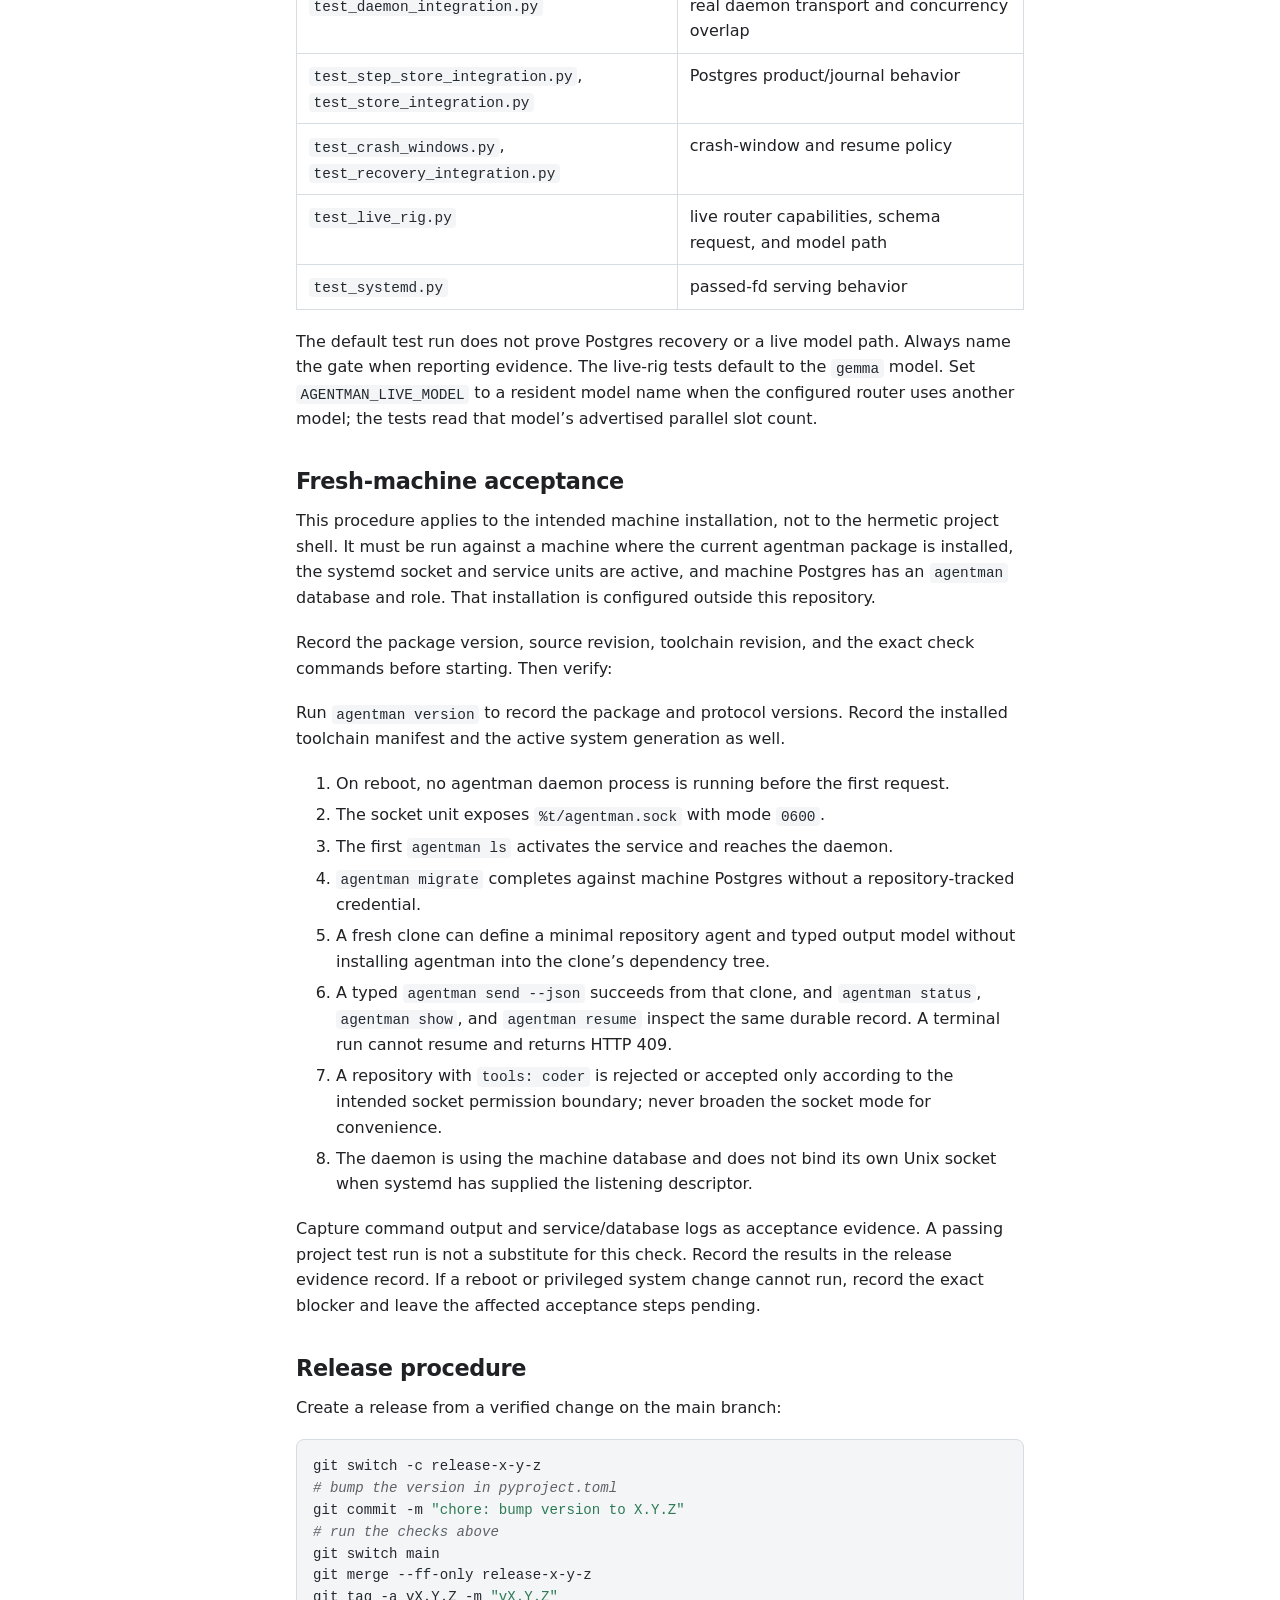
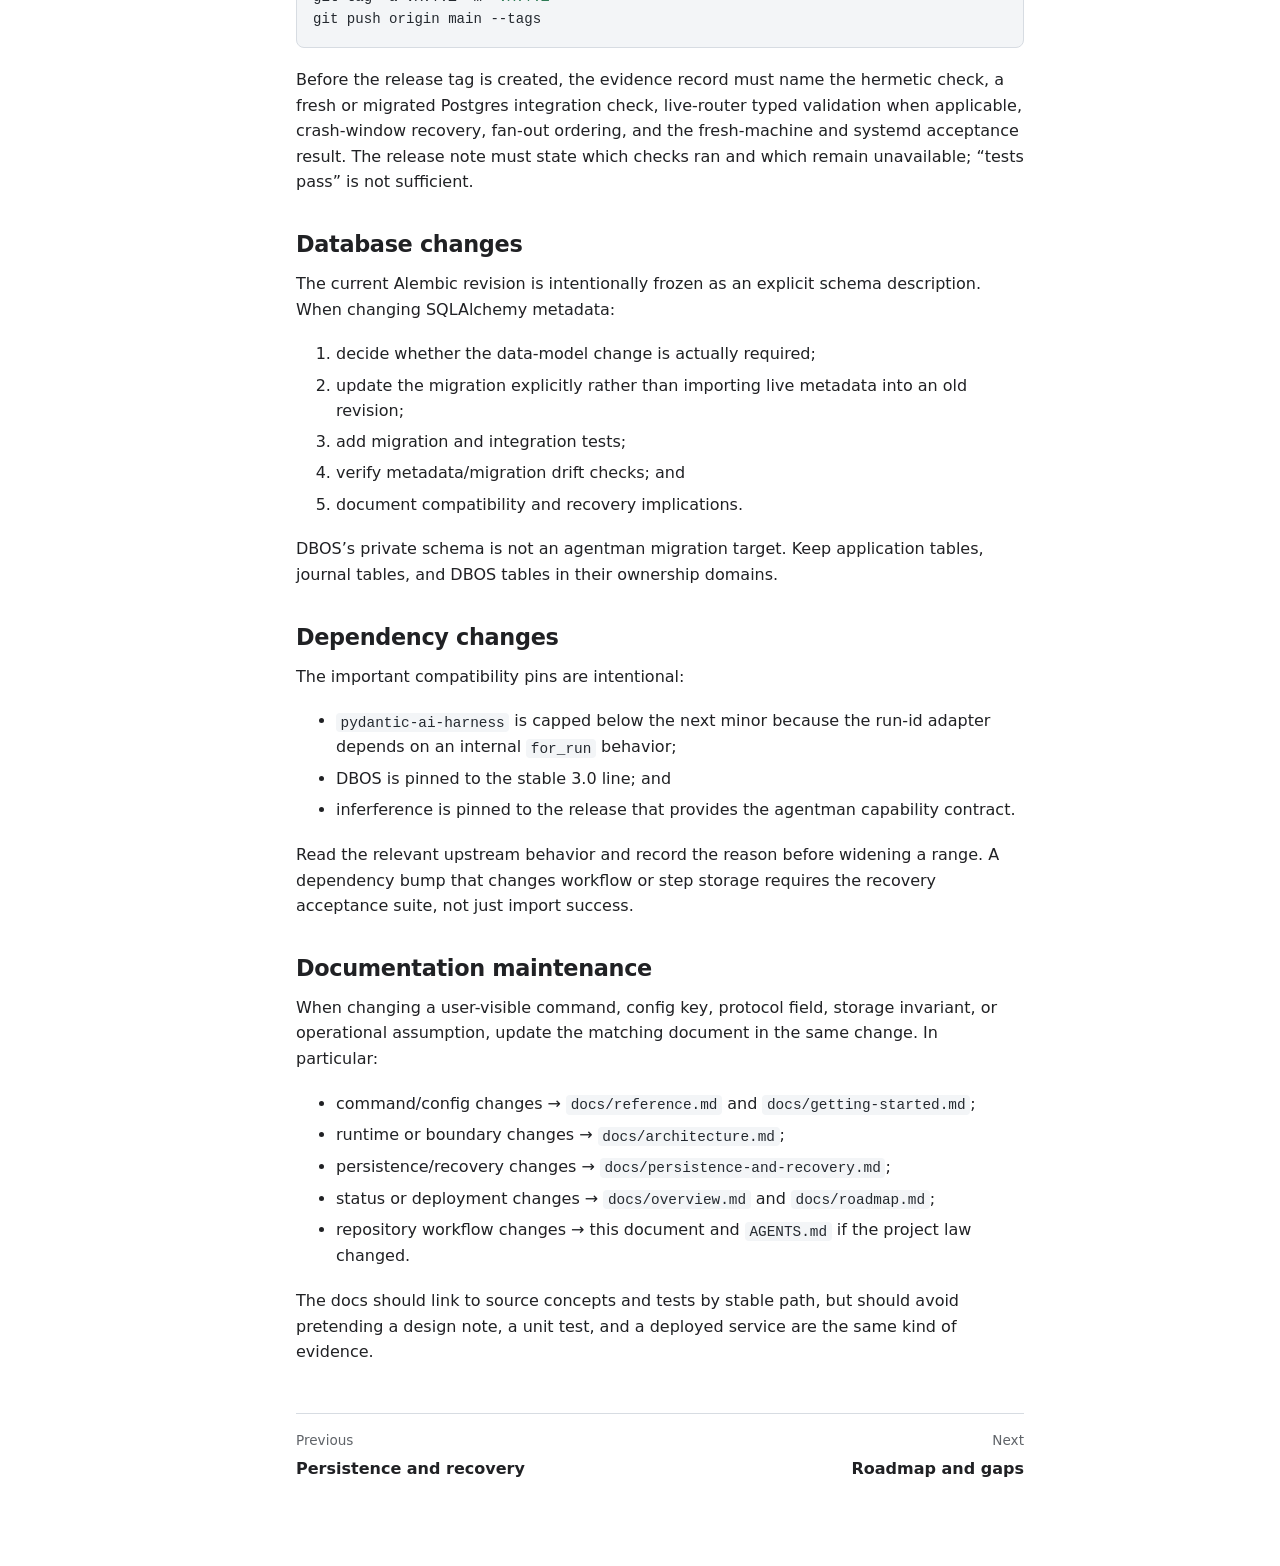
<file: docs/development/index.html>
<!doctype html><html lang=en><head><meta charset=utf-8><meta name=viewport content="width=device-width,initial-scale=1"><meta name=color-scheme content="light dark"><title>Development guide · agentman</title><link rel=stylesheet href=../../css/docs.css><script defer src=../../js/docs.js></script></head><body class=doc-site><a class=doc-skip href=#doc-main>Skip to content</a><header class=doc-header><a class=doc-project href=../../>agentman</a></header><div class=doc-layout><aside class=doc-sidebar aria-label="Project navigation"><details id=doc-menu class=doc-menu open><summary class=doc-menu-toggle>Menu</summary><div class=doc-menu-content><a class=doc-sidebar-title href=../../>agentman</a><nav aria-label=Documentation><ul class=doc-nav><li><a class=doc-nav-link href=../../>agentman</a></li><li><a class="doc-nav-link doc-nav-nested" href=../../docs/>agentman documentation</a></li><li><a class="doc-nav-link doc-nav-nested" href=../../docs/overview/>Overview</a></li><li><a class="doc-nav-link doc-nav-nested" href=../../docs/getting-started/>Getting started</a></li><li><a class="doc-nav-link doc-nav-nested" href=../../docs/reference/>CLI and configuration reference</a></li><li><a class="doc-nav-link doc-nav-nested" href=../../docs/architecture/>Architecture</a></li><li><a class="doc-nav-link doc-nav-nested" href=../../docs/persistence-and-recovery/>Persistence and recovery</a></li><li><a class="doc-nav-link doc-nav-nested" href=../../docs/development/ aria-current=page>Development guide</a></li><li><a class="doc-nav-link doc-nav-nested" href=../../docs/roadmap/>Roadmap and gaps</a></li><li><a class="doc-nav-link doc-nav-nested" href=../../docs/adr/0001-system-wide-ai-activity-record/>ADR 0001: Record AI activity across local agents</a></li><li><a class="doc-nav-link doc-nav-nested" href=../../docs/adr/0002-external-coding-agent-jobs/>ADR 0002: Launch and track external coding-agent jobs</a></li></ul></nav></div></details></aside><main id=doc-main class=doc-content><article><h1 id=development-guide>Development guide</h1><h2 id=repository-workflow>Repository workflow</h2><p>This is a Python repository with a devenv shell. Use the shell for all
commands. Keep a change focused, run the checks, and review the result before
you push.</p><p>Initial setup:</p><div class=highlight><pre tabindex=0 class=chroma><code class=language-sh data-lang=sh><span class=line><span class=cl>devenv shell
</span></span><span class=line><span class=cl>uv sync --all-extras</span></span></code></pre></div><p>The repository&rsquo;s <code>AGENTS.md</code> is the canonical working agreement. It also
defines the exit-code convention used by the application.</p><p><code>agentman version</code> reports the installed package version and socket protocol
version. <code>GET /v1/health</code> reports the same pair so operators can compare the
client and daemon before a request.</p><h2 id=repository-map>Repository map</h2><div class=highlight><pre tabindex=0 class=chroma><code class=language-text data-lang=text><span class=line><span class=cl>src/agentman/
</span></span><span class=line><span class=cl>  cli.py                 public command surface and exit codes
</span></span><span class=line><span class=cl>  client.py              Unix-socket client and SSE handling
</span></span><span class=line><span class=cl>  config.py              flat configuration and provenance
</span></span><span class=line><span class=cl>  discovery.py           workspace and config directory resolution
</span></span><span class=line><span class=cl>  daemon.py              ASGI daemon, routes, DBOS lifecycle, socket serving
</span></span><span class=line><span class=cl>  model.py               inferference and pydantic-ai model resolution
</span></span><span class=line><span class=cl>  agent.py               AgentSpec → pydantic-ai Agent construction
</span></span><span class=line><span class=cl>  runtime.py             DBOS workflow and history loading
</span></span><span class=line><span class=cl>  protocol.py            versioned socket request/response models
</span></span><span class=line><span class=cl>  schema.py              repository-interpreter schema/validation bridge
</span></span><span class=line><span class=cl>  recovery.py            resume authorization policy
</span></span><span class=line><span class=cl>  effects.py             file-effect pre/post hash evidence
</span></span><span class=line><span class=cl>  status.py              product/journal status composition
</span></span><span class=line><span class=cl>  render.py              on-demand Markdown view
</span></span><span class=line><span class=cl>  persistence/
</span></span><span class=line><span class=cl>    tables.py            SQLAlchemy metadata
</span></span><span class=line><span class=cl>    store.py             agentman thread/run CRUD
</span></span><span class=line><span class=cl>    step_store.py        harness StepStore Postgres adapter
</span></span><span class=line><span class=cl>    inspect.py            journal inspection queries
</span></span><span class=line><span class=cl>src/structured_agents/
</span></span><span class=line><span class=cl>  spec.py                provider-neutral spec loader and extensions
</span></span><span class=line><span class=cl>migrations/
</span></span><span class=line><span class=cl>  versions/0001_initial.py  frozen product/journal schema
</span></span><span class=line><span class=cl>tests/
</span></span><span class=line><span class=cl>  test_*.py              unit, integration, crash, live-rig, and CLI tests
</span></span><span class=line><span class=cl>docs/
</span></span><span class=line><span class=cl>  *.md                   user-facing documentation</span></span></code></pre></div><h2 id=architectural-contracts>Architectural contracts</h2><p>Changes should preserve these contracts unless the design and docs change with
them:</p><h3 id=one-canonical-run-id>One canonical run id</h3><p>The DBOS workflow id, pydantic-ai <code>run_id</code>, harness <code>run_id</code>, and
<code>agentman.run.id</code> are the same value. Do not add a translation table.</p><h3 id=the-daemon-is-the-only-postgres-client>The daemon is the only Postgres client</h3><p>CLI reads and writes go through the socket. Keep SQLAlchemy, asyncpg, product
store, journal, and DBOS wiring on the daemon side. Import-linter contains an
explicit client boundary contract.</p><h3 id=the-client-owns-repository-python-types>The client owns repository Python types</h3><p>The daemon receives JSON Schema, not a Python class. Resolve and validate
output types with the repository interpreter; do not import repository modules
into the daemon.</p><h3 id=no-interactive-serialization>No interactive serialization</h3><p>Do not introduce a DBOS queue, process-wide lock, exclusive connection, or
daemon-wide semaphore around <code>execute()</code>. Fan-out’s semaphore is deliberately
local to one client invocation.</p><h3 id=record-before-convenience>Record before convenience</h3><p>The journal is authoritative for model messages, snapshots, events, and tool
effects. Markdown rendering and SSE are views. A feature that introduces a
second message or event representation needs a written justification.</p><h3 id=recovery-facts-not-replay-permission>Recovery facts, not replay permission</h3><p>Harness inspection supplies facts. agentman’s recovery module applies a small
policy. Unknown side effects are surfaced and refused; they are not silently
rerun.</p><h3 id=workspace-is-a-security-and-correctness-input>Workspace is a security and correctness input</h3><p>Workspace participates in thread identity, client state, tool roots, and agent
cache shape. Any capability that can touch the filesystem must be keyed and
scoped by the request workspace.</p><h2 id=verification>Verification</h2><p>The default suite is hermetic. Integration tests that need Postgres are gated
by <code>AGENTMAN_RUN_INTEGRATION=1</code>; the live router suite additionally uses
<code>AGENTMAN_RUN_LIVE_RIG=1</code>.</p><p>Run the checks from the repository root:</p><div class=highlight><pre tabindex=0 class=chroma><code class=language-sh data-lang=sh><span class=line><span class=cl>devenv shell -- ruff check src tests
</span></span><span class=line><span class=cl>devenv shell -- ruff format --check src tests
</span></span><span class=line><span class=cl>devenv shell -- ty check src
</span></span><span class=line><span class=cl>devenv shell -- pytest</span></span></code></pre></div><p>The <code>devenv.nix</code> tasks expose the same checks, and import-linter enforces the
package boundaries.</p><p>For the project Postgres cluster:</p><div class=highlight><pre tabindex=0 class=chroma><code class=language-sh data-lang=sh><span class=line><span class=cl>devenv up -d
</span></span><span class=line><span class=cl>devenv shell -- env <span class=nv>AGENTMAN_RUN_INTEGRATION</span><span class=o>=</span><span class=m>1</span> <span class=se>\
</span></span></span><span class=line><span class=cl>  <span class=nv>AGENTMAN_TEST_DATABASE_URL</span><span class=o>=</span>postgresql+asyncpg://&lt;role&gt;@127.0.0.1:&lt;port&gt;/&lt;fresh-test-database&gt; <span class=se>\
</span></span></span><span class=line><span class=cl>  uv run pytest</span></span></code></pre></div><p>Integration mode requires an explicit <code>AGENTMAN_TEST_DATABASE_URL</code>; the
fixture applies <code>alembic upgrade head</code> before the tests. Use a fresh or known
test database. Do not rely on a familiar port or database name as proof of
ownership.</p><p>Useful focused suites include:</p><table><thead><tr><th>Suite</th><th>Evidence</th></tr></thead><tbody><tr><td><code>test_cli.py</code>, <code>test_cli_integration.py</code></td><td>command behavior and exit codes</td></tr><tr><td><code>test_runtime.py</code></td><td>workflow lifecycle, caching, canonical ids</td></tr><tr><td><code>test_daemon_integration.py</code></td><td>real daemon transport and concurrency overlap</td></tr><tr><td><code>test_step_store_integration.py</code>, <code>test_store_integration.py</code></td><td>Postgres product/journal behavior</td></tr><tr><td><code>test_crash_windows.py</code>, <code>test_recovery_integration.py</code></td><td>crash-window and resume policy</td></tr><tr><td><code>test_live_rig.py</code></td><td>live router capabilities, schema request, and model path</td></tr><tr><td><code>test_systemd.py</code></td><td>passed-fd serving behavior</td></tr></tbody></table><p>The default test run does not prove Postgres recovery or a live model path.
Always name the gate when reporting evidence.
The live-rig tests default to the <code>gemma</code> model. Set <code>AGENTMAN_LIVE_MODEL</code> to
a resident model name when the configured router uses another model; the tests
read that model&rsquo;s advertised parallel slot count.</p><h2 id=fresh-machine-acceptance>Fresh-machine acceptance</h2><p>This procedure applies to the intended machine installation, not to the
hermetic project shell. It must be run against a machine where the current
agentman package is installed, the systemd socket and service units are active,
and machine Postgres has an <code>agentman</code> database and role. That installation is
configured outside this repository.</p><p>Record the package version, source revision, toolchain revision, and the exact
check commands before starting. Then verify:</p><p>Run <code>agentman version</code> to record the package and protocol versions. Record the
installed toolchain manifest and the active system generation as well.</p><ol><li>On reboot, no agentman daemon process is running before the first request.</li><li>The socket unit exposes <code>%t/agentman.sock</code> with mode <code>0600</code>.</li><li>The first <code>agentman ls</code> activates the service and reaches the daemon.</li><li><code>agentman migrate</code> completes against machine Postgres without a
repository-tracked credential.</li><li>A fresh clone can define a minimal repository agent and typed output model
without installing agentman into the clone&rsquo;s dependency tree.</li><li>A typed <code>agentman send --json</code> succeeds from that clone, and
<code>agentman status</code>, <code>agentman show</code>, and <code>agentman resume</code> inspect the
same durable record. A terminal run cannot resume and returns HTTP 409.</li><li>A repository with <code>tools: coder</code> is rejected or accepted only according
to the intended socket permission boundary; never broaden the socket mode
for convenience.</li><li>The daemon is using the machine database and does not bind its own Unix
socket when systemd has supplied the listening descriptor.</li></ol><p>Capture command output and service/database logs as acceptance evidence. A
passing project test run is not a substitute for this check. Record the results
in the release evidence record. If a reboot or privileged system change cannot
run, record the exact blocker and leave the affected acceptance steps pending.</p><h2 id=release-procedure>Release procedure</h2><p>Create a release from a verified change on the main branch:</p><div class=highlight><pre tabindex=0 class=chroma><code class=language-sh data-lang=sh><span class=line><span class=cl>git switch -c release-x-y-z
</span></span><span class=line><span class=cl><span class=c1># bump the version in pyproject.toml</span>
</span></span><span class=line><span class=cl>git commit -m <span class=s2>&#34;chore: bump version to X.Y.Z&#34;</span>
</span></span><span class=line><span class=cl><span class=c1># run the checks above</span>
</span></span><span class=line><span class=cl>git switch main
</span></span><span class=line><span class=cl>git merge --ff-only release-x-y-z
</span></span><span class=line><span class=cl>git tag -a vX.Y.Z -m <span class=s2>&#34;vX.Y.Z&#34;</span>
</span></span><span class=line><span class=cl>git push origin main --tags</span></span></code></pre></div><p>Before the release tag is created, the evidence record must name the
hermetic check, a fresh or migrated Postgres integration check, live-router
typed validation when applicable, crash-window recovery, fan-out ordering, and
the fresh-machine and systemd acceptance result. The release note must state
which checks ran and which remain unavailable; “tests pass” is not sufficient.</p><h2 id=database-changes>Database changes</h2><p>The current Alembic revision is intentionally frozen as an explicit schema
description. When changing SQLAlchemy metadata:</p><ol><li>decide whether the data-model change is actually required;</li><li>update the migration explicitly rather than importing live metadata into an
old revision;</li><li>add migration and integration tests;</li><li>verify metadata/migration drift checks; and</li><li>document compatibility and recovery implications.</li></ol><p>DBOS’s private schema is not an agentman migration target. Keep application
tables, journal tables, and DBOS tables in their ownership domains.</p><h2 id=dependency-changes>Dependency changes</h2><p>The important compatibility pins are intentional:</p><ul><li><code>pydantic-ai-harness</code> is capped below the next minor because the run-id
adapter depends on an internal <code>for_run</code> behavior;</li><li>DBOS is pinned to the stable 3.0 line; and</li><li>inferference is pinned to the release that provides the agentman capability
contract.</li></ul><p>Read the relevant upstream behavior and record the reason before widening a
range. A dependency bump that changes workflow or step storage requires the
recovery acceptance suite, not just import success.</p><h2 id=documentation-maintenance>Documentation maintenance</h2><p>When changing a user-visible command, config key, protocol field, storage
invariant, or operational assumption, update the matching document in the same
change. In particular:</p><ul><li>command/config changes → <code>docs/reference.md</code> and <code>docs/getting-started.md</code>;</li><li>runtime or boundary changes → <code>docs/architecture.md</code>;</li><li>persistence/recovery changes → <code>docs/persistence-and-recovery.md</code>;</li><li>status or deployment changes → <code>docs/overview.md</code> and <code>docs/roadmap.md</code>;</li><li>repository workflow changes → this document and <code>AGENTS.md</code> if the project
law changed.</li></ul><p>The docs should link to source concepts and tests by stable path, but should
avoid pretending a design note, a unit test, and a deployed service are the
same kind of evidence.</p></article><nav class=doc-pagination aria-label="Page navigation"><a class=doc-previous href=../../docs/persistence-and-recovery/><span>Previous</span><strong>Persistence and recovery</strong>
</a><a class=doc-next href=../../docs/roadmap/><span>Next</span><strong>Roadmap and gaps</strong></a></nav></main><aside class=doc-toc aria-label="On this page"><h2>On this page</h2><nav id=TableOfContents><ul><li><a href=#repository-workflow>Repository workflow</a></li><li><a href=#repository-map>Repository map</a></li><li><a href=#architectural-contracts>Architectural contracts</a><ul><li><a href=#one-canonical-run-id>One canonical run id</a></li><li><a href=#the-daemon-is-the-only-postgres-client>The daemon is the only Postgres client</a></li><li><a href=#the-client-owns-repository-python-types>The client owns repository Python types</a></li><li><a href=#no-interactive-serialization>No interactive serialization</a></li><li><a href=#record-before-convenience>Record before convenience</a></li><li><a href=#recovery-facts-not-replay-permission>Recovery facts, not replay permission</a></li><li><a href=#workspace-is-a-security-and-correctness-input>Workspace is a security and correctness input</a></li></ul></li><li><a href=#verification>Verification</a></li><li><a href=#fresh-machine-acceptance>Fresh-machine acceptance</a></li><li><a href=#release-procedure>Release procedure</a></li><li><a href=#database-changes>Database changes</a></li><li><a href=#dependency-changes>Dependency changes</a></li><li><a href=#documentation-maintenance>Documentation maintenance</a></li></ul></nav></aside></div><footer class=doc-footer></footer></body></html>
</file>
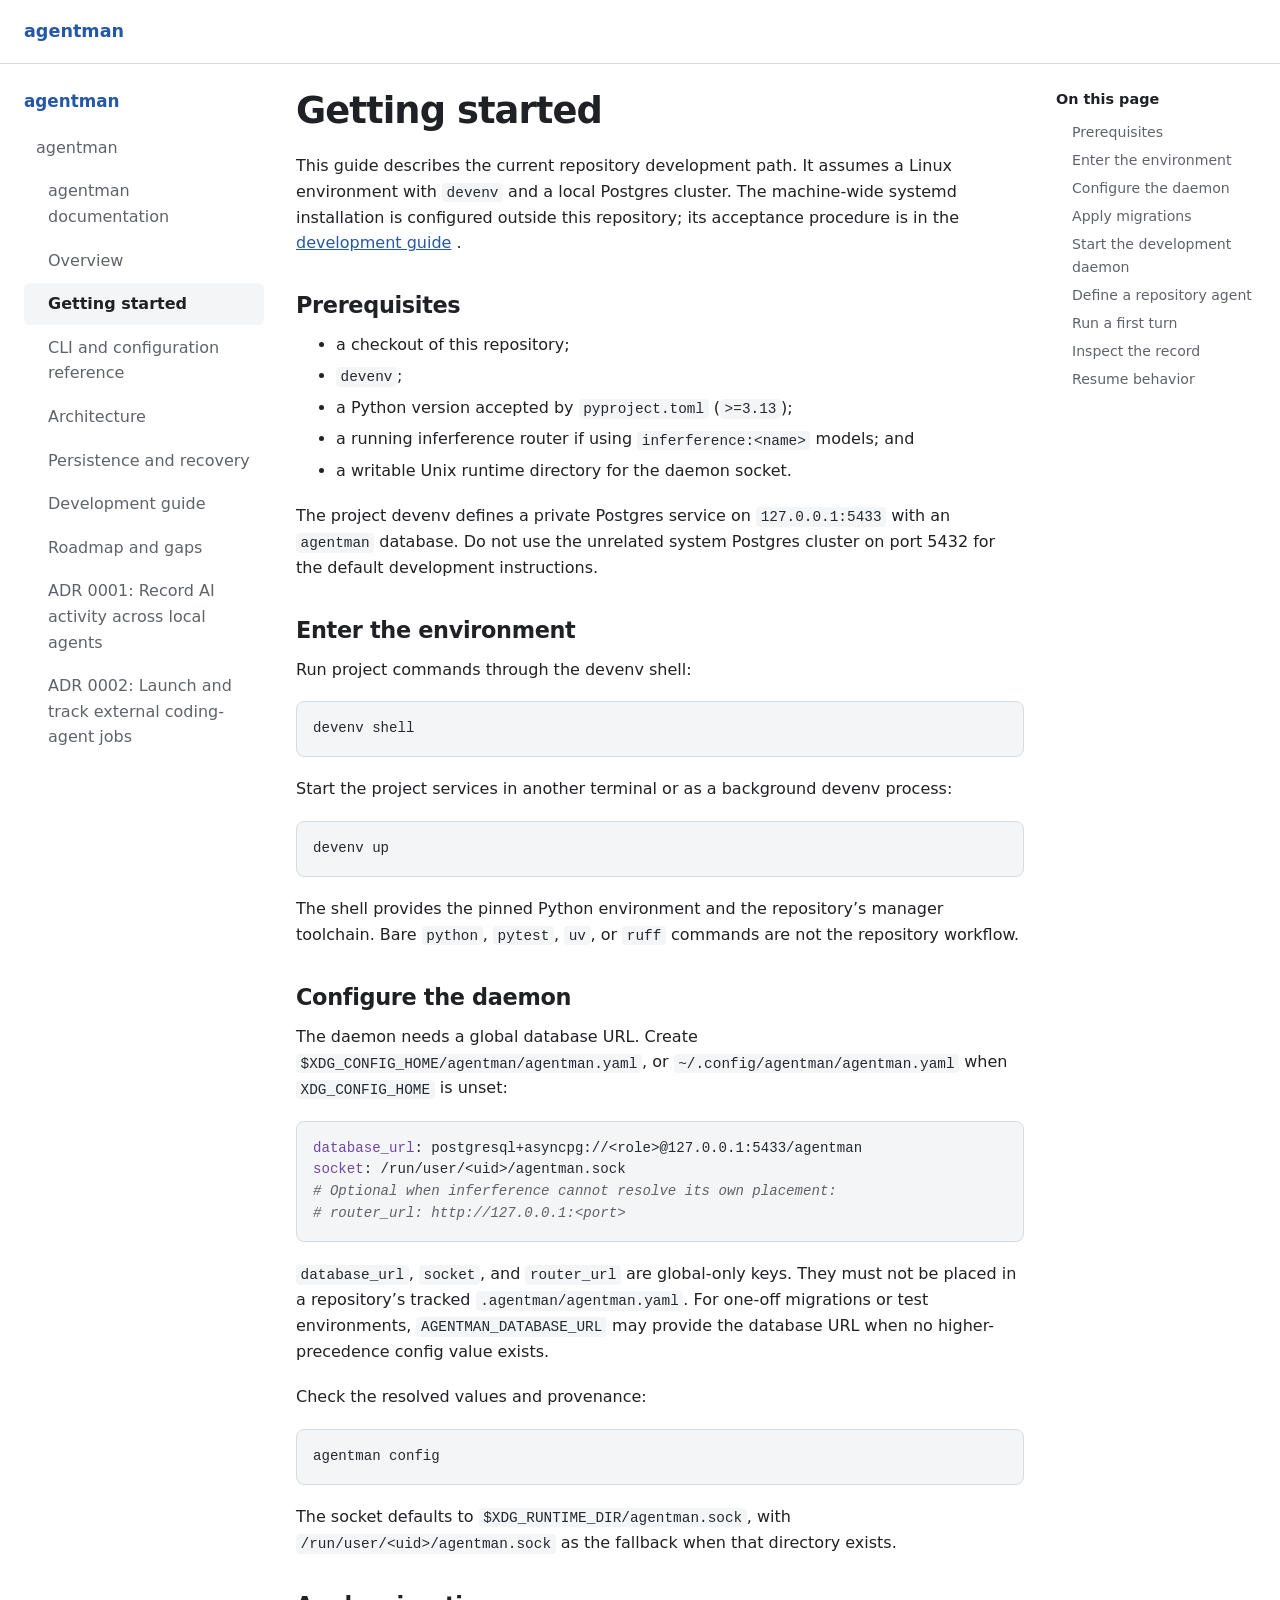
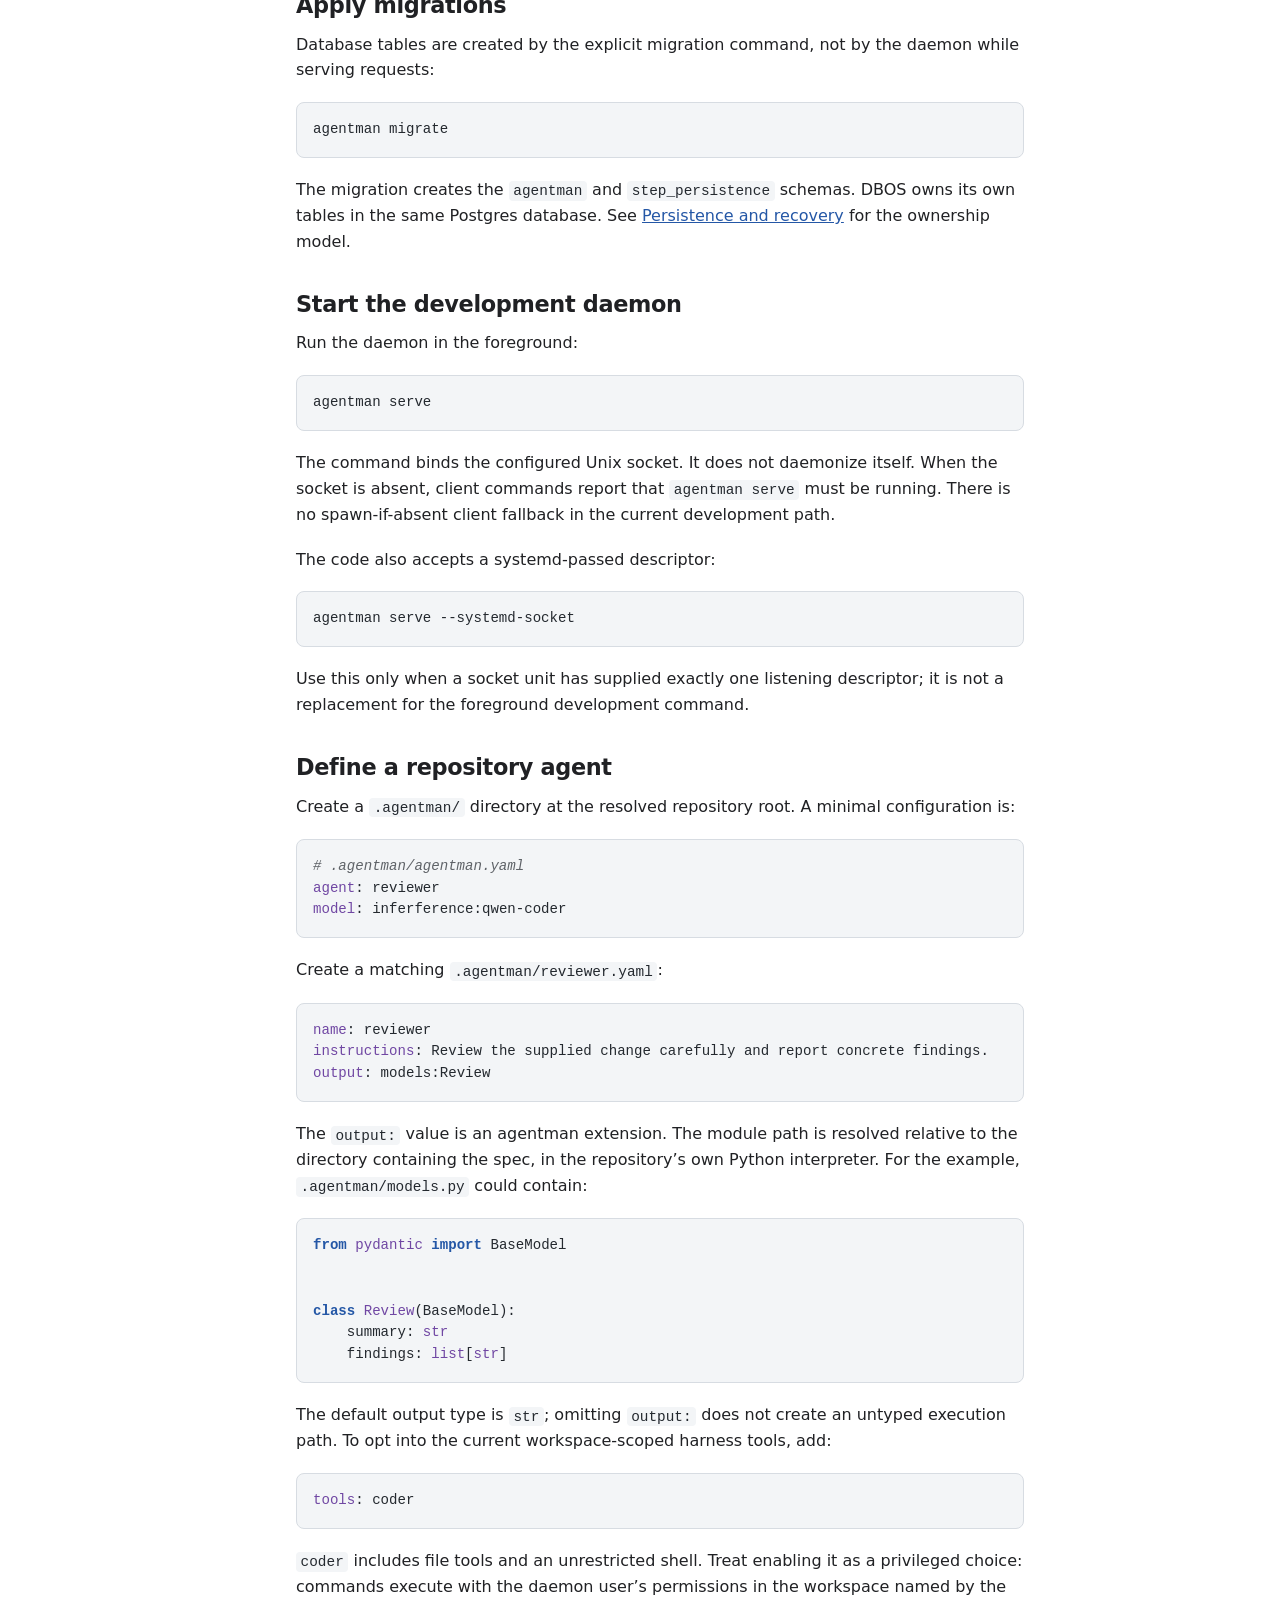
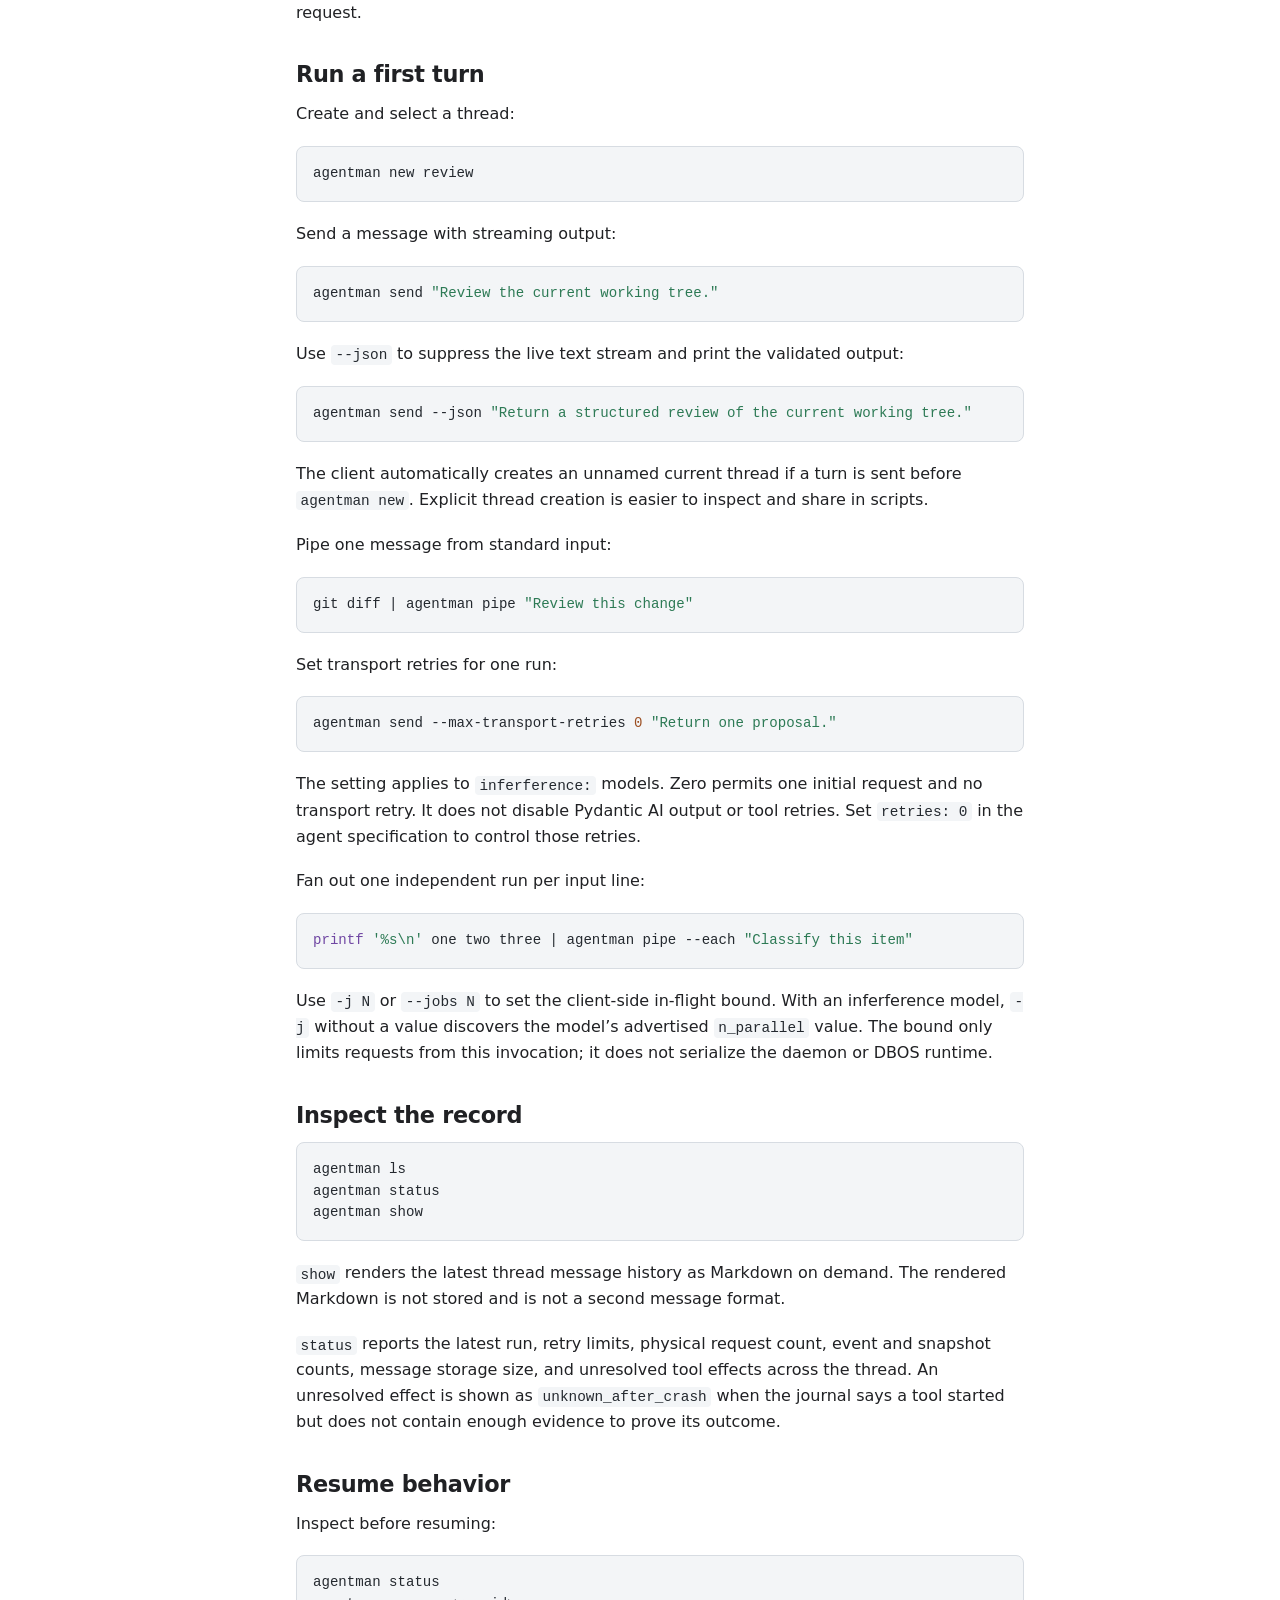
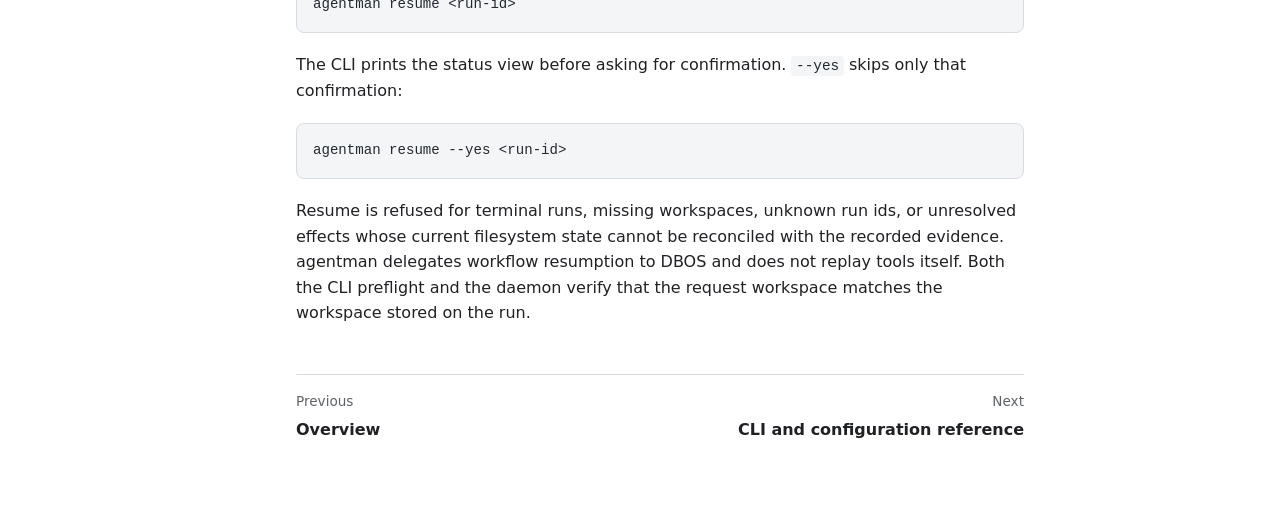
<file: docs/getting-started/index.html>
<!doctype html><html lang=en><head><meta charset=utf-8><meta name=viewport content="width=device-width,initial-scale=1"><meta name=color-scheme content="light dark"><title>Getting started · agentman</title><link rel=stylesheet href=../../css/docs.css><script defer src=../../js/docs.js></script></head><body class=doc-site><a class=doc-skip href=#doc-main>Skip to content</a><header class=doc-header><a class=doc-project href=../../>agentman</a></header><div class=doc-layout><aside class=doc-sidebar aria-label="Project navigation"><details id=doc-menu class=doc-menu open><summary class=doc-menu-toggle>Menu</summary><div class=doc-menu-content><a class=doc-sidebar-title href=../../>agentman</a><nav aria-label=Documentation><ul class=doc-nav><li><a class=doc-nav-link href=../../>agentman</a></li><li><a class="doc-nav-link doc-nav-nested" href=../../docs/>agentman documentation</a></li><li><a class="doc-nav-link doc-nav-nested" href=../../docs/overview/>Overview</a></li><li><a class="doc-nav-link doc-nav-nested" href=../../docs/getting-started/ aria-current=page>Getting started</a></li><li><a class="doc-nav-link doc-nav-nested" href=../../docs/reference/>CLI and configuration reference</a></li><li><a class="doc-nav-link doc-nav-nested" href=../../docs/architecture/>Architecture</a></li><li><a class="doc-nav-link doc-nav-nested" href=../../docs/persistence-and-recovery/>Persistence and recovery</a></li><li><a class="doc-nav-link doc-nav-nested" href=../../docs/development/>Development guide</a></li><li><a class="doc-nav-link doc-nav-nested" href=../../docs/roadmap/>Roadmap and gaps</a></li><li><a class="doc-nav-link doc-nav-nested" href=../../docs/adr/0001-system-wide-ai-activity-record/>ADR 0001: Record AI activity across local agents</a></li><li><a class="doc-nav-link doc-nav-nested" href=../../docs/adr/0002-external-coding-agent-jobs/>ADR 0002: Launch and track external coding-agent jobs</a></li></ul></nav></div></details></aside><main id=doc-main class=doc-content><article><h1 id=getting-started>Getting started</h1><p>This guide describes the current repository development path. It assumes a
Linux environment with <code>devenv</code> and a local Postgres cluster. The machine-wide
systemd installation is configured outside this repository; its acceptance
procedure is in the <a href=../../docs/development/>development guide</a>
.</p><h2 id=prerequisites>Prerequisites</h2><ul><li>a checkout of this repository;</li><li><code>devenv</code>;</li><li>a Python version accepted by <code>pyproject.toml</code> (<code>>=3.13</code>);</li><li>a running inferference router if using <code>inferference:&lt;name></code> models; and</li><li>a writable Unix runtime directory for the daemon socket.</li></ul><p>The project devenv defines a private Postgres service on <code>127.0.0.1:5433</code> with
an <code>agentman</code> database. Do not use the unrelated system Postgres cluster on
port 5432 for the default development instructions.</p><h2 id=enter-the-environment>Enter the environment</h2><p>Run project commands through the devenv shell:</p><div class=highlight><pre tabindex=0 class=chroma><code class=language-sh data-lang=sh><span class=line><span class=cl>devenv shell</span></span></code></pre></div><p>Start the project services in another terminal or as a background devenv
process:</p><div class=highlight><pre tabindex=0 class=chroma><code class=language-sh data-lang=sh><span class=line><span class=cl>devenv up</span></span></code></pre></div><p>The shell provides the pinned Python environment and the repository’s manager
toolchain. Bare <code>python</code>, <code>pytest</code>, <code>uv</code>, or <code>ruff</code> commands are not the
repository workflow.</p><h2 id=configure-the-daemon>Configure the daemon</h2><p>The daemon needs a global database URL. Create
<code>$XDG_CONFIG_HOME/agentman/agentman.yaml</code>, or
<code>~/.config/agentman/agentman.yaml</code> when <code>XDG_CONFIG_HOME</code> is unset:</p><div class=highlight><pre tabindex=0 class=chroma><code class=language-yaml data-lang=yaml><span class=line><span class=cl><span class=nt>database_url</span><span class=p>:</span><span class=w> </span><span class=l>postgresql+asyncpg://&lt;role&gt;@127.0.0.1:5433/agentman</span><span class=w>
</span></span></span><span class=line><span class=cl><span class=nt>socket</span><span class=p>:</span><span class=w> </span><span class=l>/run/user/&lt;uid&gt;/agentman.sock</span><span class=w>
</span></span></span><span class=line><span class=cl><span class=c># Optional when inferference cannot resolve its own placement:</span><span class=w>
</span></span></span><span class=line><span class=cl><span class=c># router_url: http://127.0.0.1:&lt;port&gt;</span></span></span></code></pre></div><p><code>database_url</code>, <code>socket</code>, and <code>router_url</code> are global-only keys. They must not
be placed in a repository’s tracked <code>.agentman/agentman.yaml</code>. For one-off
migrations or test environments, <code>AGENTMAN_DATABASE_URL</code> may provide the
database URL when no higher-precedence config value exists.</p><p>Check the resolved values and provenance:</p><div class=highlight><pre tabindex=0 class=chroma><code class=language-sh data-lang=sh><span class=line><span class=cl>agentman config</span></span></code></pre></div><p>The socket defaults to <code>$XDG_RUNTIME_DIR/agentman.sock</code>, with
<code>/run/user/&lt;uid>/agentman.sock</code> as the fallback when that directory exists.</p><h2 id=apply-migrations>Apply migrations</h2><p>Database tables are created by the explicit migration command, not by the
daemon while serving requests:</p><div class=highlight><pre tabindex=0 class=chroma><code class=language-sh data-lang=sh><span class=line><span class=cl>agentman migrate</span></span></code></pre></div><p>The migration creates the <code>agentman</code> and <code>step_persistence</code> schemas. DBOS owns
its own tables in the same Postgres database. See
<a href=../../docs/persistence-and-recovery/>Persistence and recovery</a>
for the ownership
model.</p><h2 id=start-the-development-daemon>Start the development daemon</h2><p>Run the daemon in the foreground:</p><div class=highlight><pre tabindex=0 class=chroma><code class=language-sh data-lang=sh><span class=line><span class=cl>agentman serve</span></span></code></pre></div><p>The command binds the configured Unix socket. It does not daemonize itself.
When the socket is absent, client commands report that <code>agentman serve</code> must
be running. There is no spawn-if-absent client fallback in the current
development path.</p><p>The code also accepts a systemd-passed descriptor:</p><div class=highlight><pre tabindex=0 class=chroma><code class=language-sh data-lang=sh><span class=line><span class=cl>agentman serve --systemd-socket</span></span></code></pre></div><p>Use this only when a socket unit has supplied exactly one listening descriptor;
it is not a replacement for the foreground development command.</p><h2 id=define-a-repository-agent>Define a repository agent</h2><p>Create a <code>.agentman/</code> directory at the resolved repository root. A minimal
configuration is:</p><div class=highlight><pre tabindex=0 class=chroma><code class=language-yaml data-lang=yaml><span class=line><span class=cl><span class=c># .agentman/agentman.yaml</span><span class=w>
</span></span></span><span class=line><span class=cl><span class=nt>agent</span><span class=p>:</span><span class=w> </span><span class=l>reviewer</span><span class=w>
</span></span></span><span class=line><span class=cl><span class=nt>model</span><span class=p>:</span><span class=w> </span><span class=l>inferference:qwen-coder</span></span></span></code></pre></div><p>Create a matching <code>.agentman/reviewer.yaml</code>:</p><div class=highlight><pre tabindex=0 class=chroma><code class=language-yaml data-lang=yaml><span class=line><span class=cl><span class=nt>name</span><span class=p>:</span><span class=w> </span><span class=l>reviewer</span><span class=w>
</span></span></span><span class=line><span class=cl><span class=nt>instructions</span><span class=p>:</span><span class=w> </span><span class=l>Review the supplied change carefully and report concrete findings.</span><span class=w>
</span></span></span><span class=line><span class=cl><span class=nt>output</span><span class=p>:</span><span class=w> </span><span class=l>models:Review</span></span></span></code></pre></div><p>The <code>output:</code> value is an agentman extension. The module path is resolved
relative to the directory containing the spec, in the repository’s own Python
interpreter. For the example, <code>.agentman/models.py</code> could contain:</p><div class=highlight><pre tabindex=0 class=chroma><code class=language-python data-lang=python><span class=line><span class=cl><span class=kn>from</span> <span class=nn>pydantic</span> <span class=kn>import</span> <span class=n>BaseModel</span>
</span></span><span class=line><span class=cl>
</span></span><span class=line><span class=cl>
</span></span><span class=line><span class=cl><span class=k>class</span> <span class=nc>Review</span><span class=p>(</span><span class=n>BaseModel</span><span class=p>):</span>
</span></span><span class=line><span class=cl>    <span class=n>summary</span><span class=p>:</span> <span class=nb>str</span>
</span></span><span class=line><span class=cl>    <span class=n>findings</span><span class=p>:</span> <span class=nb>list</span><span class=p>[</span><span class=nb>str</span><span class=p>]</span></span></span></code></pre></div><p>The default output type is <code>str</code>; omitting <code>output:</code> does not create an
untyped execution path. To opt into the current workspace-scoped harness
tools, add:</p><div class=highlight><pre tabindex=0 class=chroma><code class=language-yaml data-lang=yaml><span class=line><span class=cl><span class=nt>tools</span><span class=p>:</span><span class=w> </span><span class=l>coder</span></span></span></code></pre></div><p><code>coder</code> includes file tools and an unrestricted shell. Treat enabling it as a
privileged choice: commands execute with the daemon user’s permissions in the
workspace named by the request.</p><h2 id=run-a-first-turn>Run a first turn</h2><p>Create and select a thread:</p><div class=highlight><pre tabindex=0 class=chroma><code class=language-sh data-lang=sh><span class=line><span class=cl>agentman new review</span></span></code></pre></div><p>Send a message with streaming output:</p><div class=highlight><pre tabindex=0 class=chroma><code class=language-sh data-lang=sh><span class=line><span class=cl>agentman send <span class=s2>&#34;Review the current working tree.&#34;</span></span></span></code></pre></div><p>Use <code>--json</code> to suppress the live text stream and print the validated output:</p><div class=highlight><pre tabindex=0 class=chroma><code class=language-sh data-lang=sh><span class=line><span class=cl>agentman send --json <span class=s2>&#34;Return a structured review of the current working tree.&#34;</span></span></span></code></pre></div><p>The client automatically creates an unnamed current thread if a turn is sent
before <code>agentman new</code>. Explicit thread creation is easier to inspect and share
in scripts.</p><p>Pipe one message from standard input:</p><div class=highlight><pre tabindex=0 class=chroma><code class=language-sh data-lang=sh><span class=line><span class=cl>git diff <span class=p>|</span> agentman pipe <span class=s2>&#34;Review this change&#34;</span></span></span></code></pre></div><p>Set transport retries for one run:</p><div class=highlight><pre tabindex=0 class=chroma><code class=language-sh data-lang=sh><span class=line><span class=cl>agentman send --max-transport-retries <span class=m>0</span> <span class=s2>&#34;Return one proposal.&#34;</span></span></span></code></pre></div><p>The setting applies to <code>inferference:</code> models. Zero permits one initial
request and no transport retry. It does not disable Pydantic AI output or tool
retries. Set <code>retries: 0</code> in the agent specification to control those retries.</p><p>Fan out one independent run per input line:</p><div class=highlight><pre tabindex=0 class=chroma><code class=language-sh data-lang=sh><span class=line><span class=cl><span class=nb>printf</span> <span class=s1>&#39;%s\n&#39;</span> one two three <span class=p>|</span> agentman pipe --each <span class=s2>&#34;Classify this item&#34;</span></span></span></code></pre></div><p>Use <code>-j N</code> or <code>--jobs N</code> to set the client-side in-flight bound. With an
inferference model, <code>-j</code> without a value discovers the model’s advertised
<code>n_parallel</code> value. The bound only limits requests from this invocation; it
does not serialize the daemon or DBOS runtime.</p><h2 id=inspect-the-record>Inspect the record</h2><div class=highlight><pre tabindex=0 class=chroma><code class=language-sh data-lang=sh><span class=line><span class=cl>agentman ls
</span></span><span class=line><span class=cl>agentman status
</span></span><span class=line><span class=cl>agentman show</span></span></code></pre></div><p><code>show</code> renders the latest thread message history as Markdown on demand. The
rendered Markdown is not stored and is not a second message format.</p><p><code>status</code> reports the latest run, retry limits, physical request count, event
and snapshot counts, message storage size, and unresolved tool effects across
the thread. An unresolved effect is
shown as <code>unknown_after_crash</code> when the journal says a tool started but does
not contain enough evidence to prove its outcome.</p><h2 id=resume-behavior>Resume behavior</h2><p>Inspect before resuming:</p><div class=highlight><pre tabindex=0 class=chroma><code class=language-sh data-lang=sh><span class=line><span class=cl>agentman status
</span></span><span class=line><span class=cl>agentman resume &lt;run-id&gt;</span></span></code></pre></div><p>The CLI prints the status view before asking for confirmation. <code>--yes</code> skips
only that confirmation:</p><div class=highlight><pre tabindex=0 class=chroma><code class=language-sh data-lang=sh><span class=line><span class=cl>agentman resume --yes &lt;run-id&gt;</span></span></code></pre></div><p>Resume is refused for terminal runs, missing workspaces, unknown run ids, or
unresolved effects whose current filesystem state cannot be reconciled with
the recorded evidence. agentman delegates workflow resumption to DBOS and
does not replay tools itself. Both the CLI preflight and the daemon verify that
the request workspace matches the workspace stored on the run.</p></article><nav class=doc-pagination aria-label="Page navigation"><a class=doc-previous href=../../docs/overview/><span>Previous</span><strong>Overview</strong>
</a><a class=doc-next href=../../docs/reference/><span>Next</span><strong>CLI and configuration reference</strong></a></nav></main><aside class=doc-toc aria-label="On this page"><h2>On this page</h2><nav id=TableOfContents><ul><li><a href=#prerequisites>Prerequisites</a></li><li><a href=#enter-the-environment>Enter the environment</a></li><li><a href=#configure-the-daemon>Configure the daemon</a></li><li><a href=#apply-migrations>Apply migrations</a></li><li><a href=#start-the-development-daemon>Start the development daemon</a></li><li><a href=#define-a-repository-agent>Define a repository agent</a></li><li><a href=#run-a-first-turn>Run a first turn</a></li><li><a href=#inspect-the-record>Inspect the record</a></li><li><a href=#resume-behavior>Resume behavior</a></li></ul></nav></aside></div><footer class=doc-footer></footer></body></html>
</file>
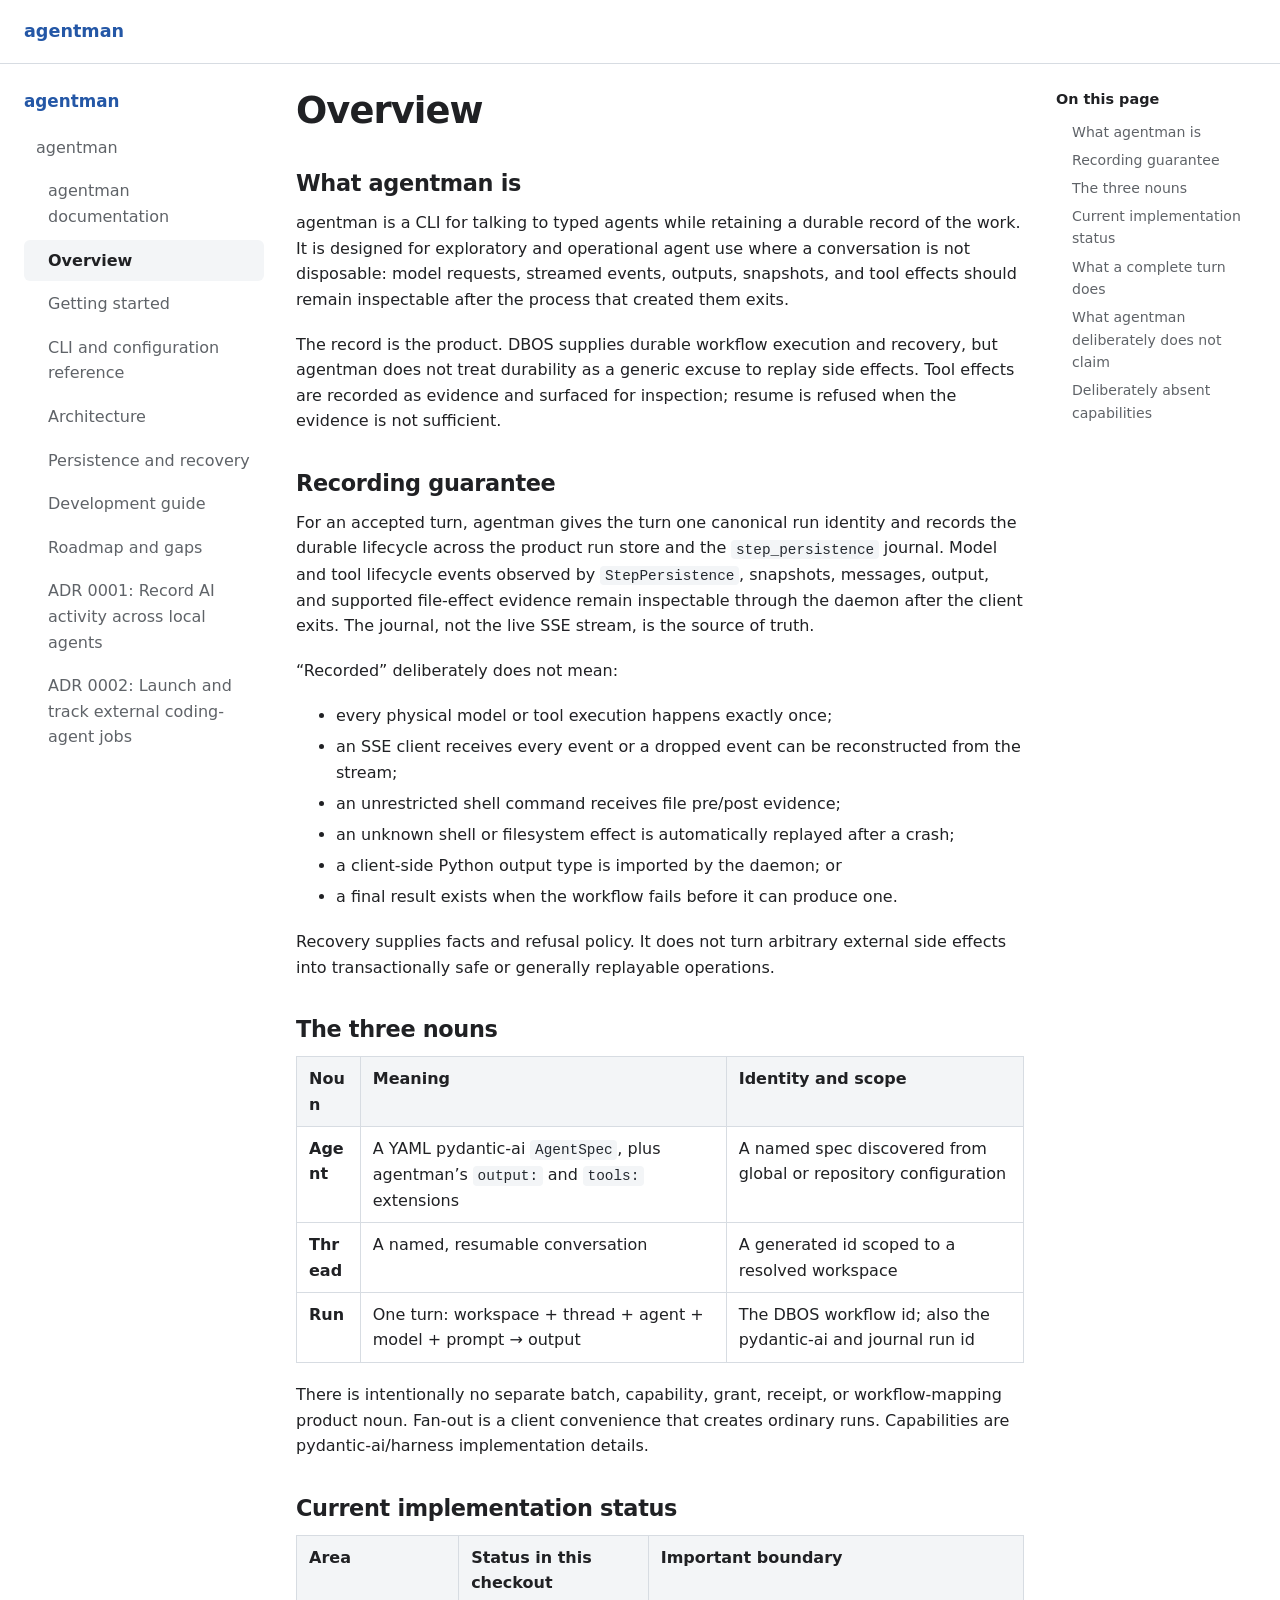
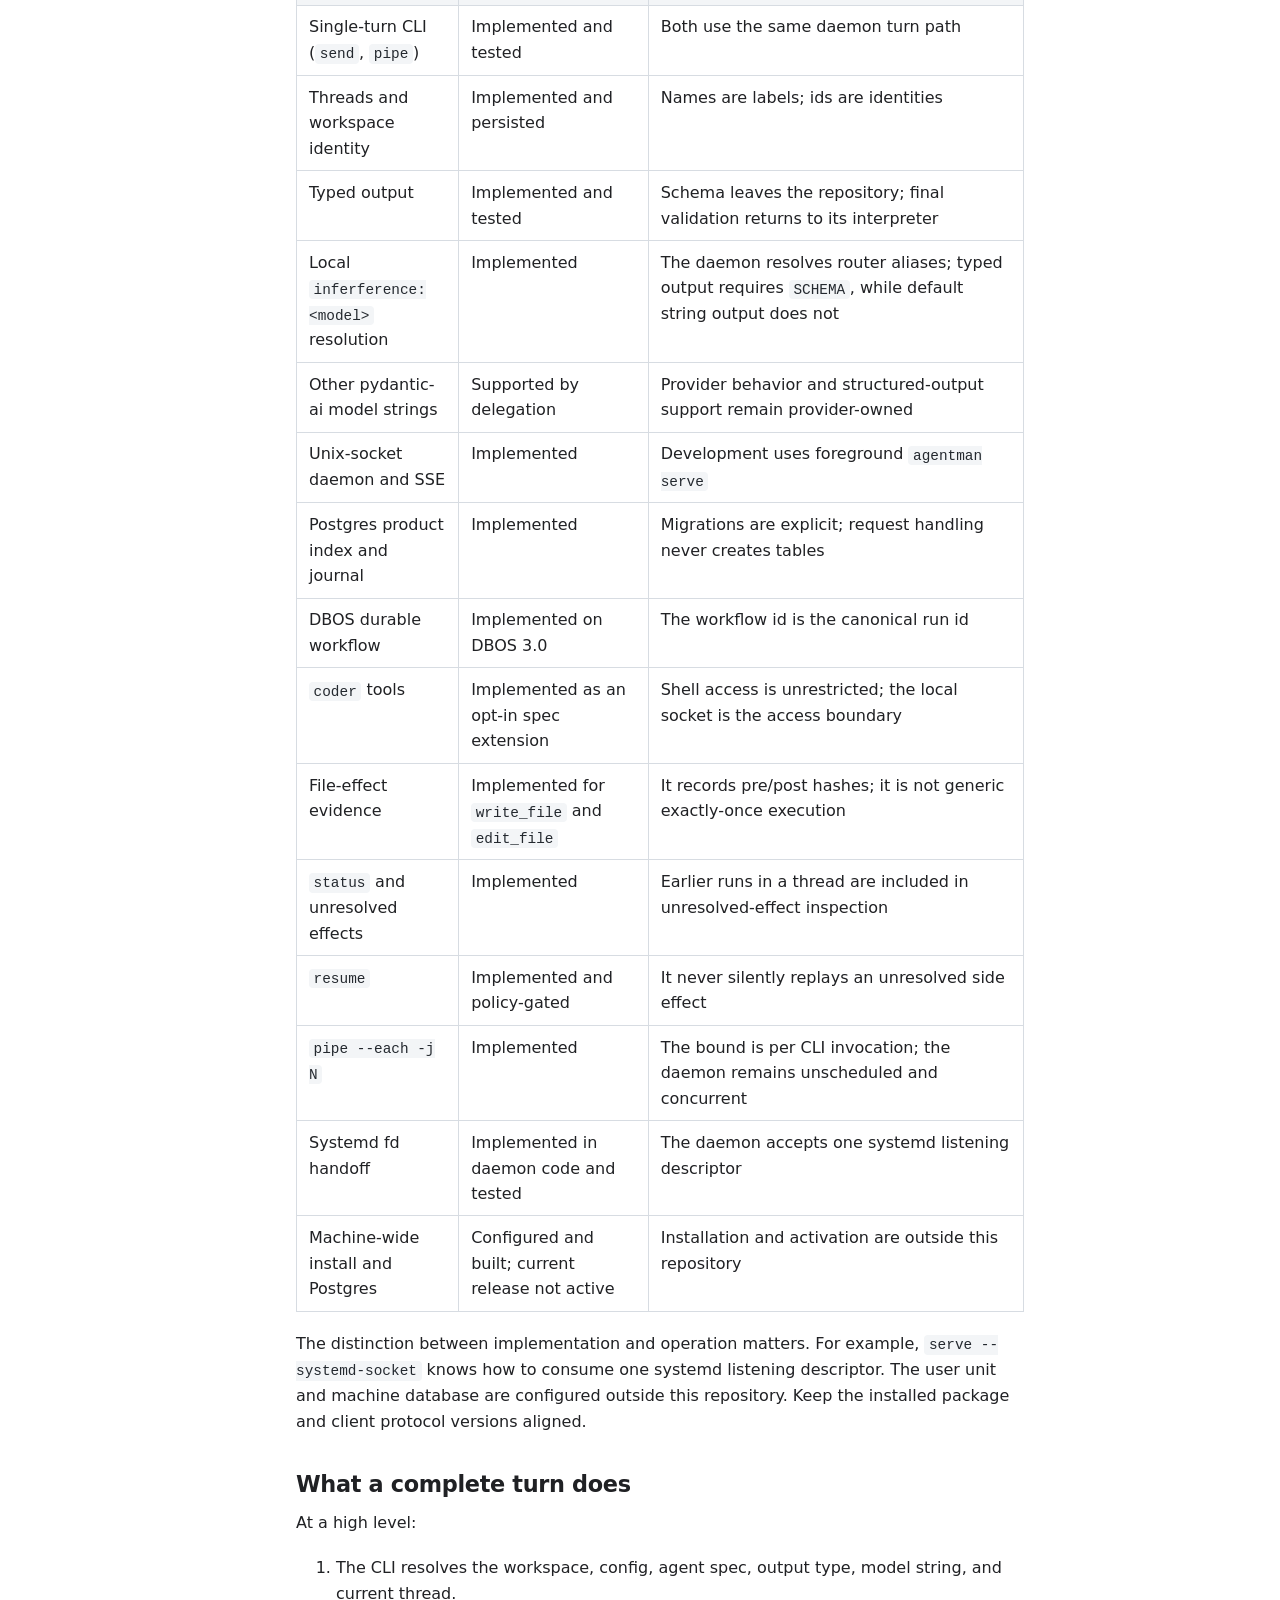
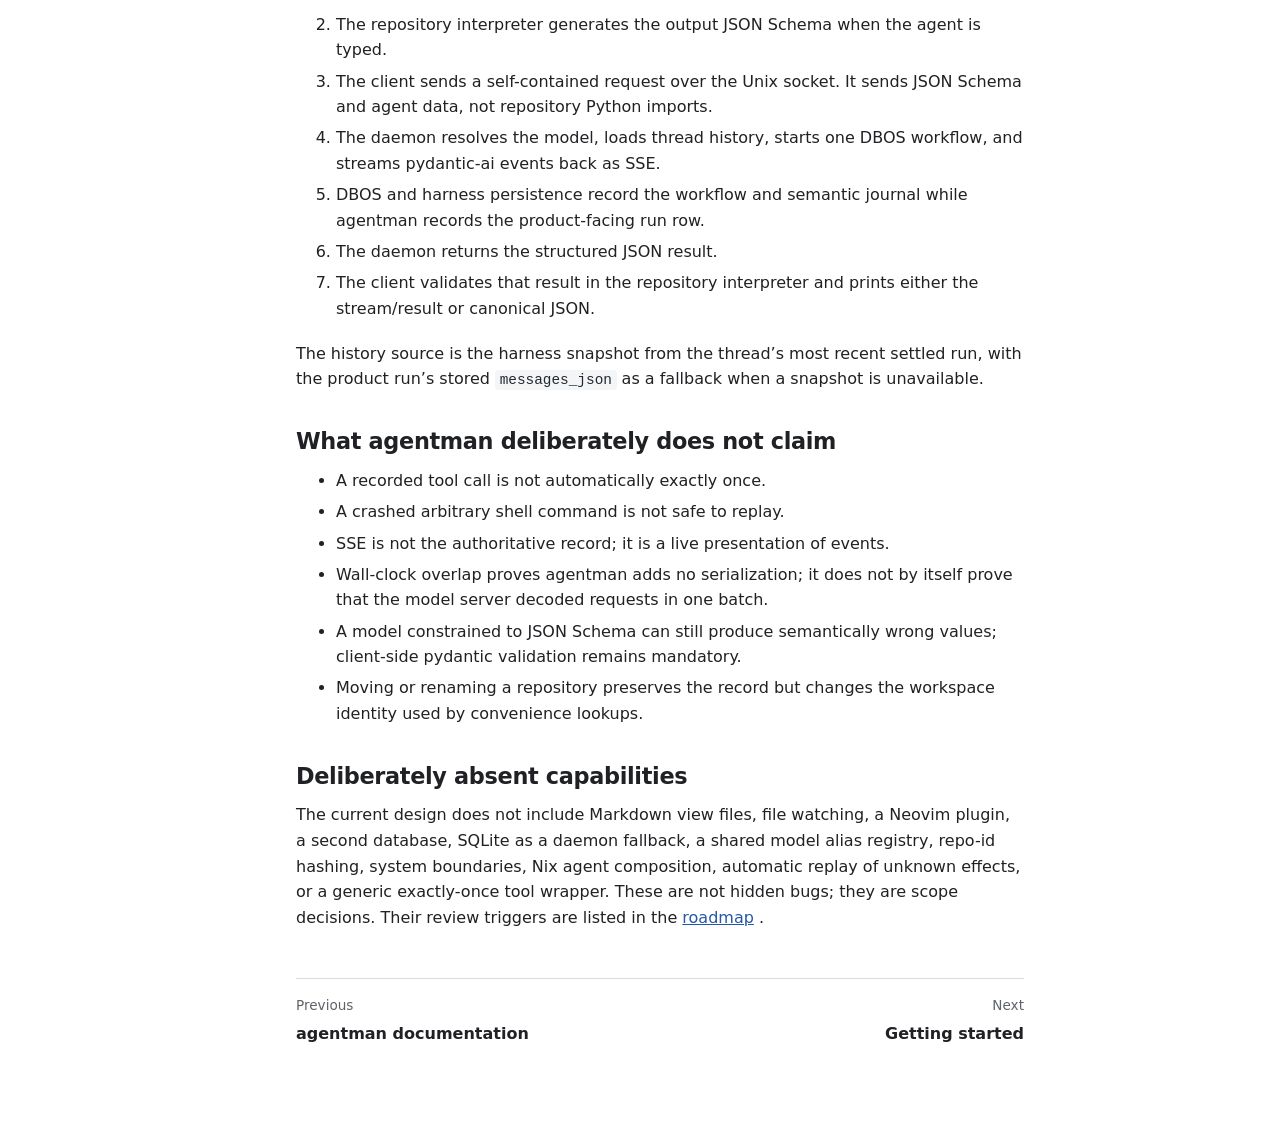
<file: docs/overview/index.html>
<!doctype html><html lang=en><head><meta charset=utf-8><meta name=viewport content="width=device-width,initial-scale=1"><meta name=color-scheme content="light dark"><title>Overview · agentman</title><link rel=stylesheet href=../../css/docs.css><script defer src=../../js/docs.js></script></head><body class=doc-site><a class=doc-skip href=#doc-main>Skip to content</a><header class=doc-header><a class=doc-project href=../../>agentman</a></header><div class=doc-layout><aside class=doc-sidebar aria-label="Project navigation"><details id=doc-menu class=doc-menu open><summary class=doc-menu-toggle>Menu</summary><div class=doc-menu-content><a class=doc-sidebar-title href=../../>agentman</a><nav aria-label=Documentation><ul class=doc-nav><li><a class=doc-nav-link href=../../>agentman</a></li><li><a class="doc-nav-link doc-nav-nested" href=../../docs/>agentman documentation</a></li><li><a class="doc-nav-link doc-nav-nested" href=../../docs/overview/ aria-current=page>Overview</a></li><li><a class="doc-nav-link doc-nav-nested" href=../../docs/getting-started/>Getting started</a></li><li><a class="doc-nav-link doc-nav-nested" href=../../docs/reference/>CLI and configuration reference</a></li><li><a class="doc-nav-link doc-nav-nested" href=../../docs/architecture/>Architecture</a></li><li><a class="doc-nav-link doc-nav-nested" href=../../docs/persistence-and-recovery/>Persistence and recovery</a></li><li><a class="doc-nav-link doc-nav-nested" href=../../docs/development/>Development guide</a></li><li><a class="doc-nav-link doc-nav-nested" href=../../docs/roadmap/>Roadmap and gaps</a></li><li><a class="doc-nav-link doc-nav-nested" href=../../docs/adr/0001-system-wide-ai-activity-record/>ADR 0001: Record AI activity across local agents</a></li><li><a class="doc-nav-link doc-nav-nested" href=../../docs/adr/0002-external-coding-agent-jobs/>ADR 0002: Launch and track external coding-agent jobs</a></li></ul></nav></div></details></aside><main id=doc-main class=doc-content><article><h1 id=overview>Overview</h1><h2 id=what-agentman-is>What agentman is</h2><p>agentman is a CLI for talking to typed agents while retaining a durable record
of the work. It is designed for exploratory and operational agent use where a
conversation is not disposable: model requests, streamed events, outputs,
snapshots, and tool effects should remain inspectable after the process that
created them exits.</p><p>The record is the product. DBOS supplies durable workflow execution and
recovery, but agentman does not treat durability as a generic excuse to replay
side effects. Tool effects are recorded as evidence and surfaced for
inspection; resume is refused when the evidence is not sufficient.</p><h2 id=recording-guarantee>Recording guarantee</h2><p>For an accepted turn, agentman gives the turn one canonical run identity and
records the durable lifecycle across the product run store and the
<code>step_persistence</code> journal. Model and tool lifecycle events observed by
<code>StepPersistence</code>, snapshots, messages, output, and supported file-effect
evidence remain inspectable through the daemon after the client exits. The
journal, not the live SSE stream, is the source of truth.</p><p>“Recorded” deliberately does not mean:</p><ul><li>every physical model or tool execution happens exactly once;</li><li>an SSE client receives every event or a dropped event can be reconstructed
from the stream;</li><li>an unrestricted shell command receives file pre/post evidence;</li><li>an unknown shell or filesystem effect is automatically replayed after a crash;</li><li>a client-side Python output type is imported by the daemon; or</li><li>a final result exists when the workflow fails before it can produce one.</li></ul><p>Recovery supplies facts and refusal policy. It does not turn arbitrary external
side effects into transactionally safe or generally replayable operations.</p><h2 id=the-three-nouns>The three nouns</h2><table><thead><tr><th>Noun</th><th>Meaning</th><th>Identity and scope</th></tr></thead><tbody><tr><td><strong>Agent</strong></td><td>A YAML pydantic-ai <code>AgentSpec</code>, plus agentman’s <code>output:</code> and <code>tools:</code> extensions</td><td>A named spec discovered from global or repository configuration</td></tr><tr><td><strong>Thread</strong></td><td>A named, resumable conversation</td><td>A generated id scoped to a resolved workspace</td></tr><tr><td><strong>Run</strong></td><td>One turn: workspace + thread + agent + model + prompt → output</td><td>The DBOS workflow id; also the pydantic-ai and journal run id</td></tr></tbody></table><p>There is intentionally no separate batch, capability, grant, receipt, or
workflow-mapping product noun. Fan-out is a client convenience that creates
ordinary runs. Capabilities are pydantic-ai/harness implementation details.</p><h2 id=current-implementation-status>Current implementation status</h2><table><thead><tr><th>Area</th><th>Status in this checkout</th><th>Important boundary</th></tr></thead><tbody><tr><td>Single-turn CLI (<code>send</code>, <code>pipe</code>)</td><td>Implemented and tested</td><td>Both use the same daemon turn path</td></tr><tr><td>Threads and workspace identity</td><td>Implemented and persisted</td><td>Names are labels; ids are identities</td></tr><tr><td>Typed output</td><td>Implemented and tested</td><td>Schema leaves the repository; final validation returns to its interpreter</td></tr><tr><td>Local <code>inferference:&lt;model></code> resolution</td><td>Implemented</td><td>The daemon resolves router aliases; typed output requires <code>SCHEMA</code>, while default string output does not</td></tr><tr><td>Other pydantic-ai model strings</td><td>Supported by delegation</td><td>Provider behavior and structured-output support remain provider-owned</td></tr><tr><td>Unix-socket daemon and SSE</td><td>Implemented</td><td>Development uses foreground <code>agentman serve</code></td></tr><tr><td>Postgres product index and journal</td><td>Implemented</td><td>Migrations are explicit; request handling never creates tables</td></tr><tr><td>DBOS durable workflow</td><td>Implemented on DBOS 3.0</td><td>The workflow id is the canonical run id</td></tr><tr><td><code>coder</code> tools</td><td>Implemented as an opt-in spec extension</td><td>Shell access is unrestricted; the local socket is the access boundary</td></tr><tr><td>File-effect evidence</td><td>Implemented for <code>write_file</code> and <code>edit_file</code></td><td>It records pre/post hashes; it is not generic exactly-once execution</td></tr><tr><td><code>status</code> and unresolved effects</td><td>Implemented</td><td>Earlier runs in a thread are included in unresolved-effect inspection</td></tr><tr><td><code>resume</code></td><td>Implemented and policy-gated</td><td>It never silently replays an unresolved side effect</td></tr><tr><td><code>pipe --each -j N</code></td><td>Implemented</td><td>The bound is per CLI invocation; the daemon remains unscheduled and concurrent</td></tr><tr><td>Systemd fd handoff</td><td>Implemented in daemon code and tested</td><td>The daemon accepts one systemd listening descriptor</td></tr><tr><td>Machine-wide install and Postgres</td><td>Configured and built; current release not active</td><td>Installation and activation are outside this repository</td></tr></tbody></table><p>The distinction between implementation and operation matters. For example,
<code>serve --systemd-socket</code> knows how to consume one systemd listening descriptor.
The user unit and machine database are configured outside this repository.
Keep the installed package and client protocol versions aligned.</p><h2 id=what-a-complete-turn-does>What a complete turn does</h2><p>At a high level:</p><ol><li>The CLI resolves the workspace, config, agent spec, output type, model
string, and current thread.</li><li>The repository interpreter generates the output JSON Schema when the agent
is typed.</li><li>The client sends a self-contained request over the Unix socket. It sends
JSON Schema and agent data, not repository Python imports.</li><li>The daemon resolves the model, loads thread history, starts one DBOS
workflow, and streams pydantic-ai events back as SSE.</li><li>DBOS and harness persistence record the workflow and semantic journal while
agentman records the product-facing run row.</li><li>The daemon returns the structured JSON result.</li><li>The client validates that result in the repository interpreter and prints
either the stream/result or canonical JSON.</li></ol><p>The history source is the harness snapshot from the thread’s most recent
settled run, with the product run’s stored <code>messages_json</code> as a fallback when a
snapshot is unavailable.</p><h2 id=what-agentman-deliberately-does-not-claim>What agentman deliberately does not claim</h2><ul><li>A recorded tool call is not automatically exactly once.</li><li>A crashed arbitrary shell command is not safe to replay.</li><li>SSE is not the authoritative record; it is a live presentation of events.</li><li>Wall-clock overlap proves agentman adds no serialization; it does not by
itself prove that the model server decoded requests in one batch.</li><li>A model constrained to JSON Schema can still produce semantically wrong
values; client-side pydantic validation remains mandatory.</li><li>Moving or renaming a repository preserves the record but changes the
workspace identity used by convenience lookups.</li></ul><h2 id=deliberately-absent-capabilities>Deliberately absent capabilities</h2><p>The current design does not include Markdown view files, file watching, a
Neovim plugin, a second database, SQLite as a daemon fallback, a shared model
alias registry, repo-id hashing, system boundaries, Nix agent composition,
automatic replay of unknown effects, or a generic exactly-once tool wrapper.
These are not hidden bugs; they are scope decisions. Their review triggers are
listed in the <a href=../../docs/roadmap/>roadmap</a>
.</p></article><nav class=doc-pagination aria-label="Page navigation"><a class=doc-previous href=../../docs/><span>Previous</span><strong>agentman documentation</strong>
</a><a class=doc-next href=../../docs/getting-started/><span>Next</span><strong>Getting started</strong></a></nav></main><aside class=doc-toc aria-label="On this page"><h2>On this page</h2><nav id=TableOfContents><ul><li><a href=#what-agentman-is>What agentman is</a></li><li><a href=#recording-guarantee>Recording guarantee</a></li><li><a href=#the-three-nouns>The three nouns</a></li><li><a href=#current-implementation-status>Current implementation status</a></li><li><a href=#what-a-complete-turn-does>What a complete turn does</a></li><li><a href=#what-agentman-deliberately-does-not-claim>What agentman deliberately does not claim</a></li><li><a href=#deliberately-absent-capabilities>Deliberately absent capabilities</a></li></ul></nav></aside></div><footer class=doc-footer></footer></body></html>
</file>
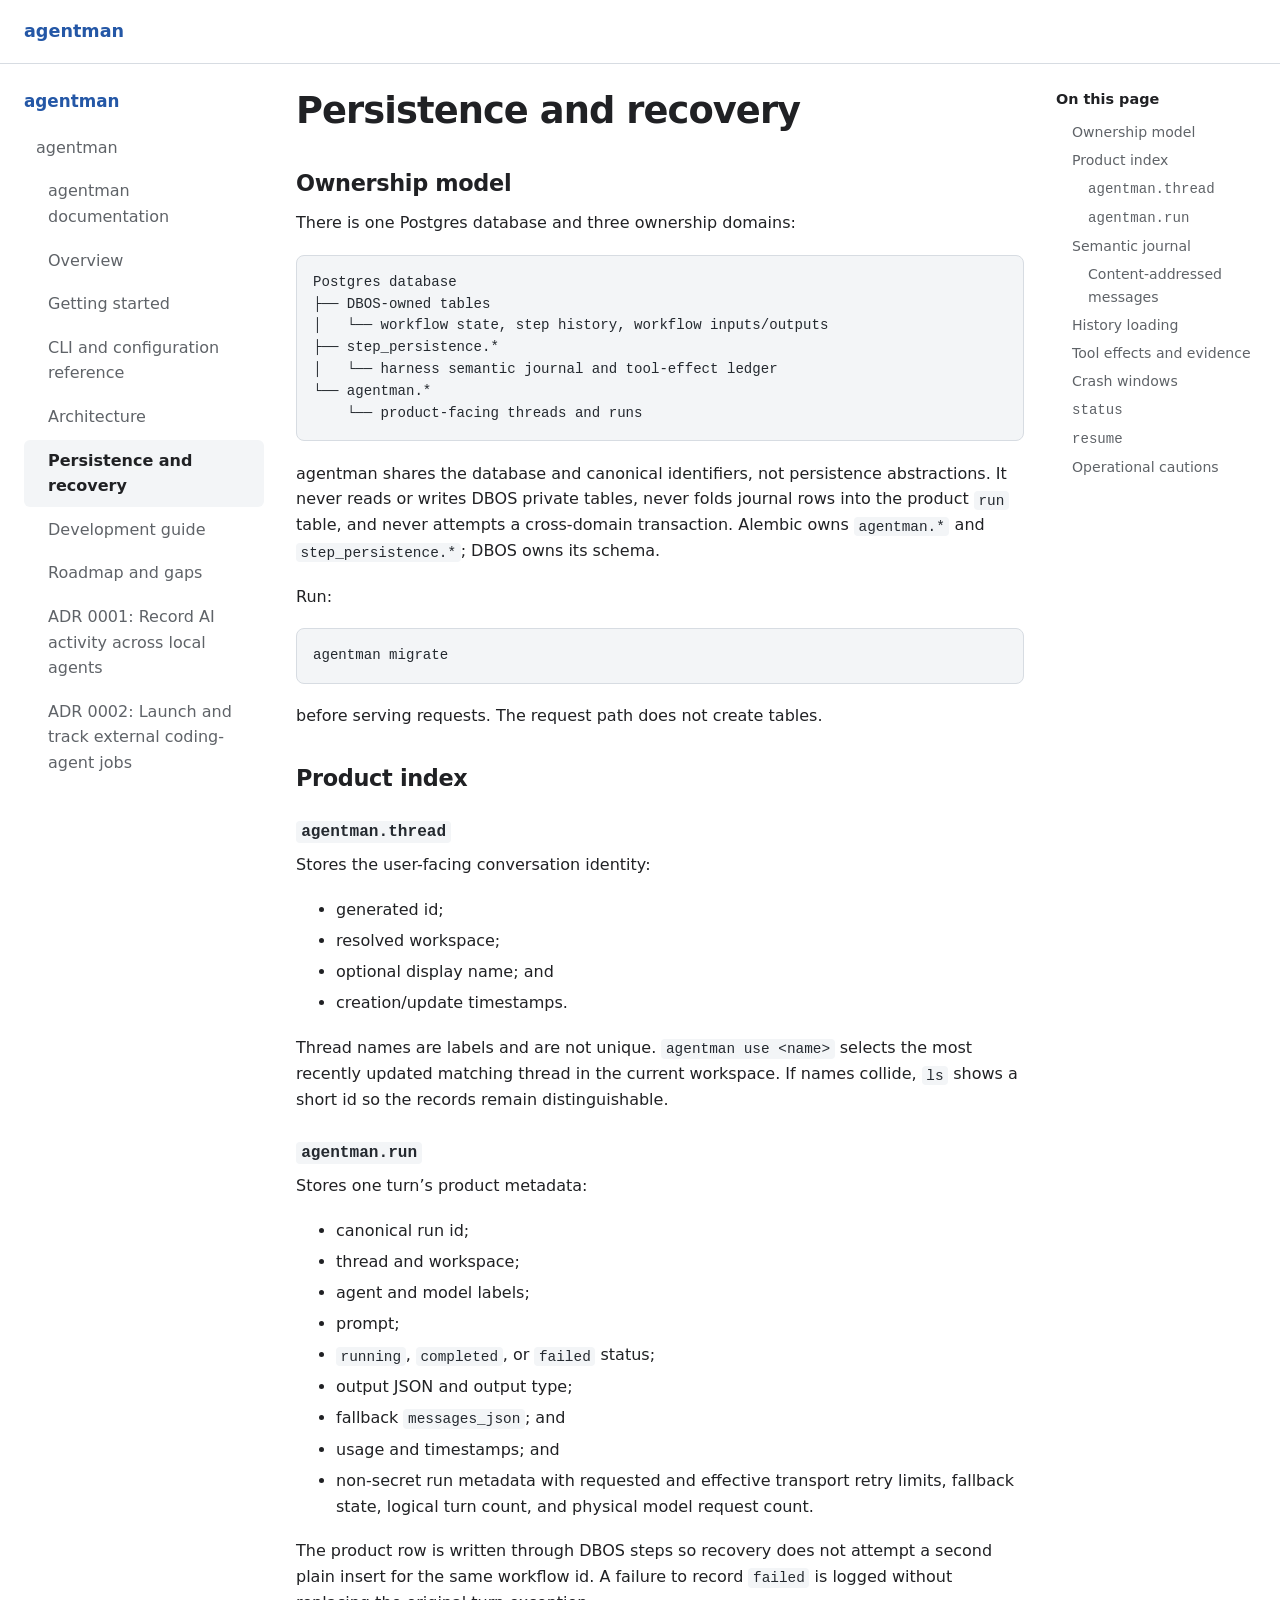
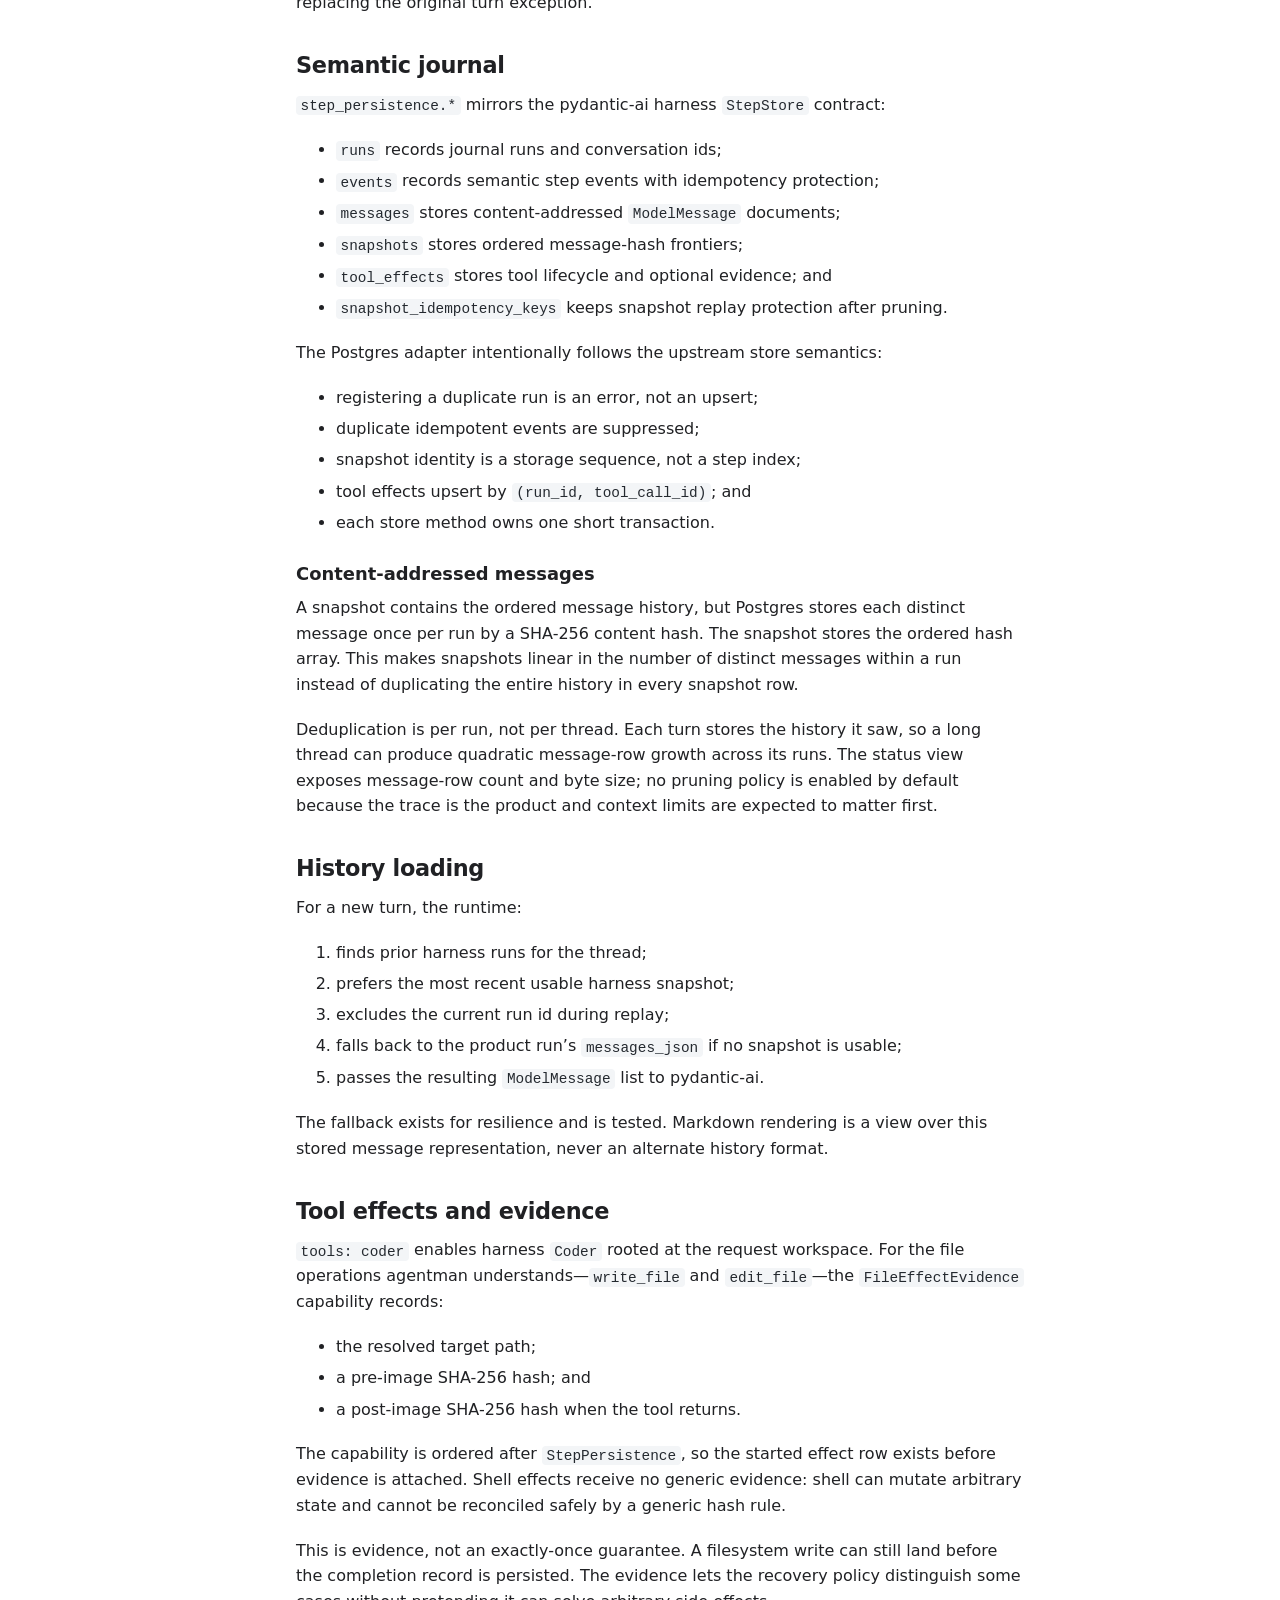
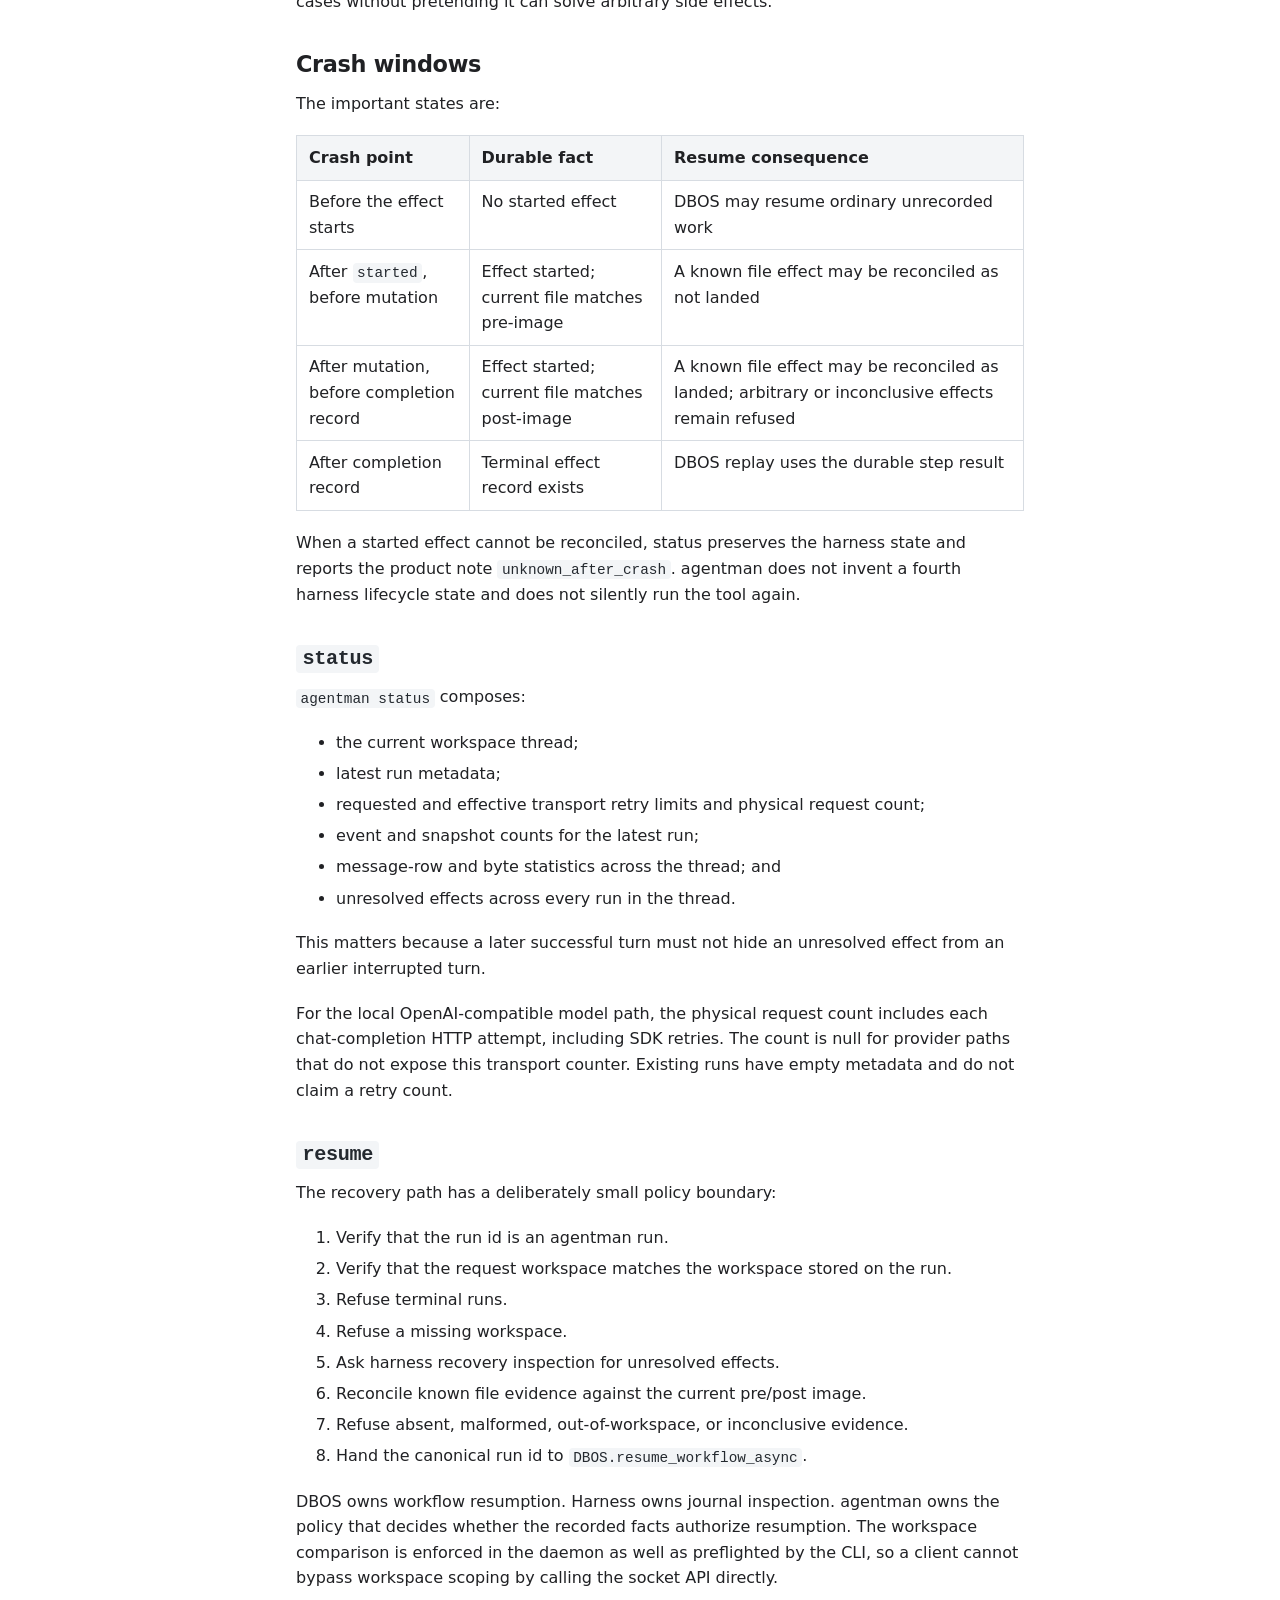
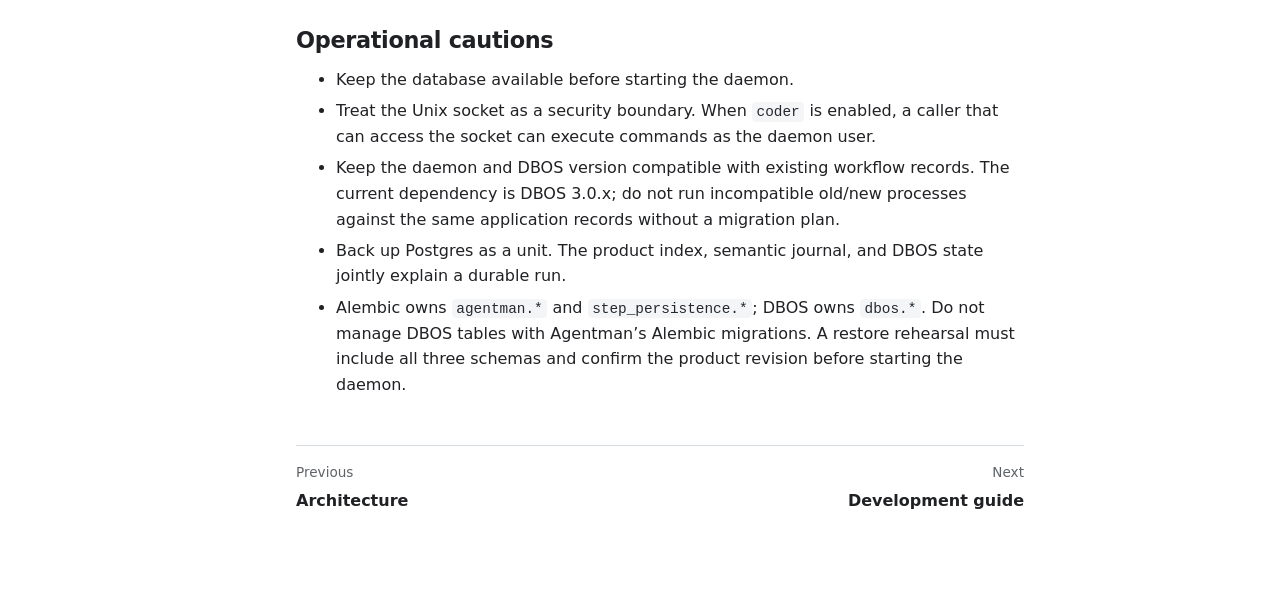
<file: docs/persistence-and-recovery/index.html>
<!doctype html><html lang=en><head><meta charset=utf-8><meta name=viewport content="width=device-width,initial-scale=1"><meta name=color-scheme content="light dark"><title>Persistence and recovery · agentman</title><link rel=stylesheet href=../../css/docs.css><script defer src=../../js/docs.js></script></head><body class=doc-site><a class=doc-skip href=#doc-main>Skip to content</a><header class=doc-header><a class=doc-project href=../../>agentman</a></header><div class=doc-layout><aside class=doc-sidebar aria-label="Project navigation"><details id=doc-menu class=doc-menu open><summary class=doc-menu-toggle>Menu</summary><div class=doc-menu-content><a class=doc-sidebar-title href=../../>agentman</a><nav aria-label=Documentation><ul class=doc-nav><li><a class=doc-nav-link href=../../>agentman</a></li><li><a class="doc-nav-link doc-nav-nested" href=../../docs/>agentman documentation</a></li><li><a class="doc-nav-link doc-nav-nested" href=../../docs/overview/>Overview</a></li><li><a class="doc-nav-link doc-nav-nested" href=../../docs/getting-started/>Getting started</a></li><li><a class="doc-nav-link doc-nav-nested" href=../../docs/reference/>CLI and configuration reference</a></li><li><a class="doc-nav-link doc-nav-nested" href=../../docs/architecture/>Architecture</a></li><li><a class="doc-nav-link doc-nav-nested" href=../../docs/persistence-and-recovery/ aria-current=page>Persistence and recovery</a></li><li><a class="doc-nav-link doc-nav-nested" href=../../docs/development/>Development guide</a></li><li><a class="doc-nav-link doc-nav-nested" href=../../docs/roadmap/>Roadmap and gaps</a></li><li><a class="doc-nav-link doc-nav-nested" href=../../docs/adr/0001-system-wide-ai-activity-record/>ADR 0001: Record AI activity across local agents</a></li><li><a class="doc-nav-link doc-nav-nested" href=../../docs/adr/0002-external-coding-agent-jobs/>ADR 0002: Launch and track external coding-agent jobs</a></li></ul></nav></div></details></aside><main id=doc-main class=doc-content><article><h1 id=persistence-and-recovery>Persistence and recovery</h1><h2 id=ownership-model>Ownership model</h2><p>There is one Postgres database and three ownership domains:</p><div class=highlight><pre tabindex=0 class=chroma><code class=language-text data-lang=text><span class=line><span class=cl>Postgres database
</span></span><span class=line><span class=cl>├── DBOS-owned tables
</span></span><span class=line><span class=cl>│   └── workflow state, step history, workflow inputs/outputs
</span></span><span class=line><span class=cl>├── step_persistence.*
</span></span><span class=line><span class=cl>│   └── harness semantic journal and tool-effect ledger
</span></span><span class=line><span class=cl>└── agentman.*
</span></span><span class=line><span class=cl>    └── product-facing threads and runs</span></span></code></pre></div><p>agentman shares the database and canonical identifiers, not persistence
abstractions. It never reads or writes DBOS private tables, never folds journal
rows into the product <code>run</code> table, and never attempts a cross-domain
transaction. Alembic owns <code>agentman.*</code> and <code>step_persistence.*</code>; DBOS owns its
schema.</p><p>Run:</p><div class=highlight><pre tabindex=0 class=chroma><code class=language-sh data-lang=sh><span class=line><span class=cl>agentman migrate</span></span></code></pre></div><p>before serving requests. The request path does not create tables.</p><h2 id=product-index>Product index</h2><h3 id=agentmanthread><code>agentman.thread</code></h3><p>Stores the user-facing conversation identity:</p><ul><li>generated id;</li><li>resolved workspace;</li><li>optional display name; and</li><li>creation/update timestamps.</li></ul><p>Thread names are labels and are not unique. <code>agentman use &lt;name></code> selects the
most recently updated matching thread in the current workspace. If names
collide, <code>ls</code> shows a short id so the records remain distinguishable.</p><h3 id=agentmanrun><code>agentman.run</code></h3><p>Stores one turn’s product metadata:</p><ul><li>canonical run id;</li><li>thread and workspace;</li><li>agent and model labels;</li><li>prompt;</li><li><code>running</code>, <code>completed</code>, or <code>failed</code> status;</li><li>output JSON and output type;</li><li>fallback <code>messages_json</code>; and</li><li>usage and timestamps; and</li><li>non-secret run metadata with requested and effective transport retry limits,
fallback state, logical turn count, and physical model request count.</li></ul><p>The product row is written through DBOS steps so recovery does not attempt a
second plain insert for the same workflow id. A failure to record <code>failed</code> is
logged without replacing the original turn exception.</p><h2 id=semantic-journal>Semantic journal</h2><p><code>step_persistence.*</code> mirrors the pydantic-ai harness <code>StepStore</code> contract:</p><ul><li><code>runs</code> records journal runs and conversation ids;</li><li><code>events</code> records semantic step events with idempotency protection;</li><li><code>messages</code> stores content-addressed <code>ModelMessage</code> documents;</li><li><code>snapshots</code> stores ordered message-hash frontiers;</li><li><code>tool_effects</code> stores tool lifecycle and optional evidence; and</li><li><code>snapshot_idempotency_keys</code> keeps snapshot replay protection after pruning.</li></ul><p>The Postgres adapter intentionally follows the upstream store semantics:</p><ul><li>registering a duplicate run is an error, not an upsert;</li><li>duplicate idempotent events are suppressed;</li><li>snapshot identity is a storage sequence, not a step index;</li><li>tool effects upsert by <code>(run_id, tool_call_id)</code>; and</li><li>each store method owns one short transaction.</li></ul><h3 id=content-addressed-messages>Content-addressed messages</h3><p>A snapshot contains the ordered message history, but Postgres stores each
distinct message once per run by a SHA-256 content hash. The snapshot stores
the ordered hash array. This makes snapshots linear in the number of distinct
messages within a run instead of duplicating the entire history in every
snapshot row.</p><p>Deduplication is per run, not per thread. Each turn stores the history it saw,
so a long thread can produce quadratic message-row growth across its runs.
The status view exposes message-row count and byte size; no pruning policy is
enabled by default because the trace is the product and context limits are
expected to matter first.</p><h2 id=history-loading>History loading</h2><p>For a new turn, the runtime:</p><ol><li>finds prior harness runs for the thread;</li><li>prefers the most recent usable harness snapshot;</li><li>excludes the current run id during replay;</li><li>falls back to the product run’s <code>messages_json</code> if no snapshot is usable;</li><li>passes the resulting <code>ModelMessage</code> list to pydantic-ai.</li></ol><p>The fallback exists for resilience and is tested. Markdown rendering is a
view over this stored message representation, never an alternate history
format.</p><h2 id=tool-effects-and-evidence>Tool effects and evidence</h2><p><code>tools: coder</code> enables harness <code>Coder</code> rooted at the request workspace. For
the file operations agentman understands—<code>write_file</code> and <code>edit_file</code>—the
<code>FileEffectEvidence</code> capability records:</p><ul><li>the resolved target path;</li><li>a pre-image SHA-256 hash; and</li><li>a post-image SHA-256 hash when the tool returns.</li></ul><p>The capability is ordered after <code>StepPersistence</code>, so the started effect row
exists before evidence is attached. Shell effects receive no generic evidence:
shell can mutate arbitrary state and cannot be reconciled safely by a generic
hash rule.</p><p>This is evidence, not an exactly-once guarantee. A filesystem write can still
land before the completion record is persisted. The evidence lets the recovery
policy distinguish some cases without pretending it can solve arbitrary side
effects.</p><h2 id=crash-windows>Crash windows</h2><p>The important states are:</p><table><thead><tr><th>Crash point</th><th>Durable fact</th><th>Resume consequence</th></tr></thead><tbody><tr><td>Before the effect starts</td><td>No started effect</td><td>DBOS may resume ordinary unrecorded work</td></tr><tr><td>After <code>started</code>, before mutation</td><td>Effect started; current file matches pre-image</td><td>A known file effect may be reconciled as not landed</td></tr><tr><td>After mutation, before completion record</td><td>Effect started; current file matches post-image</td><td>A known file effect may be reconciled as landed; arbitrary or inconclusive effects remain refused</td></tr><tr><td>After completion record</td><td>Terminal effect record exists</td><td>DBOS replay uses the durable step result</td></tr></tbody></table><p>When a started effect cannot be reconciled, status preserves the harness state
and reports the product note <code>unknown_after_crash</code>. agentman does not invent a
fourth harness lifecycle state and does not silently run the tool again.</p><h2 id=status><code>status</code></h2><p><code>agentman status</code> composes:</p><ul><li>the current workspace thread;</li><li>latest run metadata;</li><li>requested and effective transport retry limits and physical request count;</li><li>event and snapshot counts for the latest run;</li><li>message-row and byte statistics across the thread; and</li><li>unresolved effects across every run in the thread.</li></ul><p>This matters because a later successful turn must not hide an unresolved effect
from an earlier interrupted turn.</p><p>For the local OpenAI-compatible model path, the physical request count includes
each chat-completion HTTP attempt, including SDK retries. The count is null for
provider paths that do not expose this transport counter. Existing runs have
empty metadata and do not claim a retry count.</p><h2 id=resume><code>resume</code></h2><p>The recovery path has a deliberately small policy boundary:</p><ol><li>Verify that the run id is an agentman run.</li><li>Verify that the request workspace matches the workspace stored on the run.</li><li>Refuse terminal runs.</li><li>Refuse a missing workspace.</li><li>Ask harness recovery inspection for unresolved effects.</li><li>Reconcile known file evidence against the current pre/post image.</li><li>Refuse absent, malformed, out-of-workspace, or inconclusive evidence.</li><li>Hand the canonical run id to <code>DBOS.resume_workflow_async</code>.</li></ol><p>DBOS owns workflow resumption. Harness owns journal inspection. agentman owns
the policy that decides whether the recorded facts authorize resumption. The
workspace comparison is enforced in the daemon as well as preflighted by the
CLI, so a client cannot bypass workspace scoping by calling the socket API
directly.</p><h2 id=operational-cautions>Operational cautions</h2><ul><li>Keep the database available before starting the daemon.</li><li>Treat the Unix socket as a security boundary. When <code>coder</code> is enabled, a
caller that can access the socket can execute commands as the daemon user.</li><li>Keep the daemon and DBOS version compatible with existing workflow records.
The current dependency is DBOS 3.0.x; do not run incompatible old/new
processes against the same application records without a migration plan.</li><li>Back up Postgres as a unit. The product index, semantic journal, and DBOS
state jointly explain a durable run.</li><li>Alembic owns <code>agentman.*</code> and <code>step_persistence.*</code>; DBOS owns <code>dbos.*</code>.
Do not manage DBOS tables with Agentman&rsquo;s Alembic migrations. A restore
rehearsal must include all three schemas and confirm the product revision
before starting the daemon.</li></ul></article><nav class=doc-pagination aria-label="Page navigation"><a class=doc-previous href=../../docs/architecture/><span>Previous</span><strong>Architecture</strong>
</a><a class=doc-next href=../../docs/development/><span>Next</span><strong>Development guide</strong></a></nav></main><aside class=doc-toc aria-label="On this page"><h2>On this page</h2><nav id=TableOfContents><ul><li><a href=#ownership-model>Ownership model</a></li><li><a href=#product-index>Product index</a><ul><li><a href=#agentmanthread><code>agentman.thread</code></a></li><li><a href=#agentmanrun><code>agentman.run</code></a></li></ul></li><li><a href=#semantic-journal>Semantic journal</a><ul><li><a href=#content-addressed-messages>Content-addressed messages</a></li></ul></li><li><a href=#history-loading>History loading</a></li><li><a href=#tool-effects-and-evidence>Tool effects and evidence</a></li><li><a href=#crash-windows>Crash windows</a></li><li><a href=#status><code>status</code></a></li><li><a href=#resume><code>resume</code></a></li><li><a href=#operational-cautions>Operational cautions</a></li></ul></nav></aside></div><footer class=doc-footer></footer></body></html>
</file>
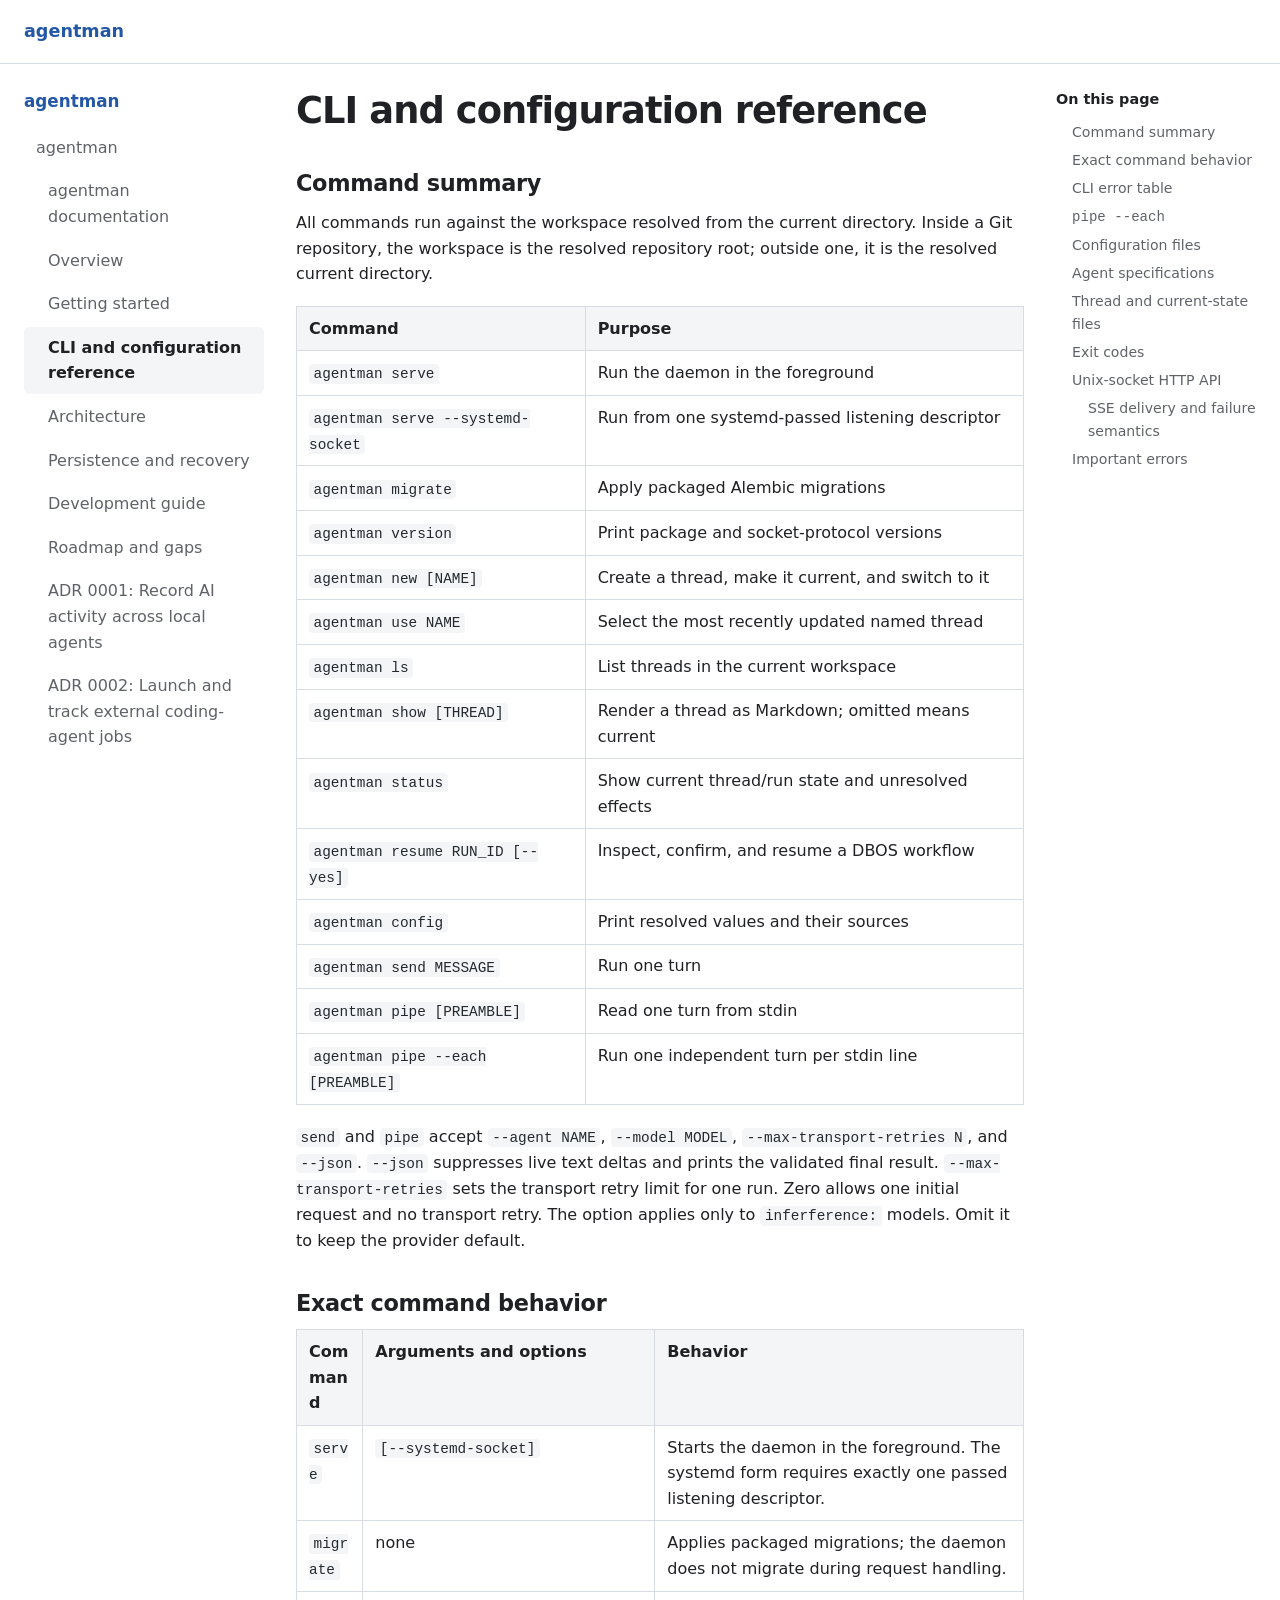
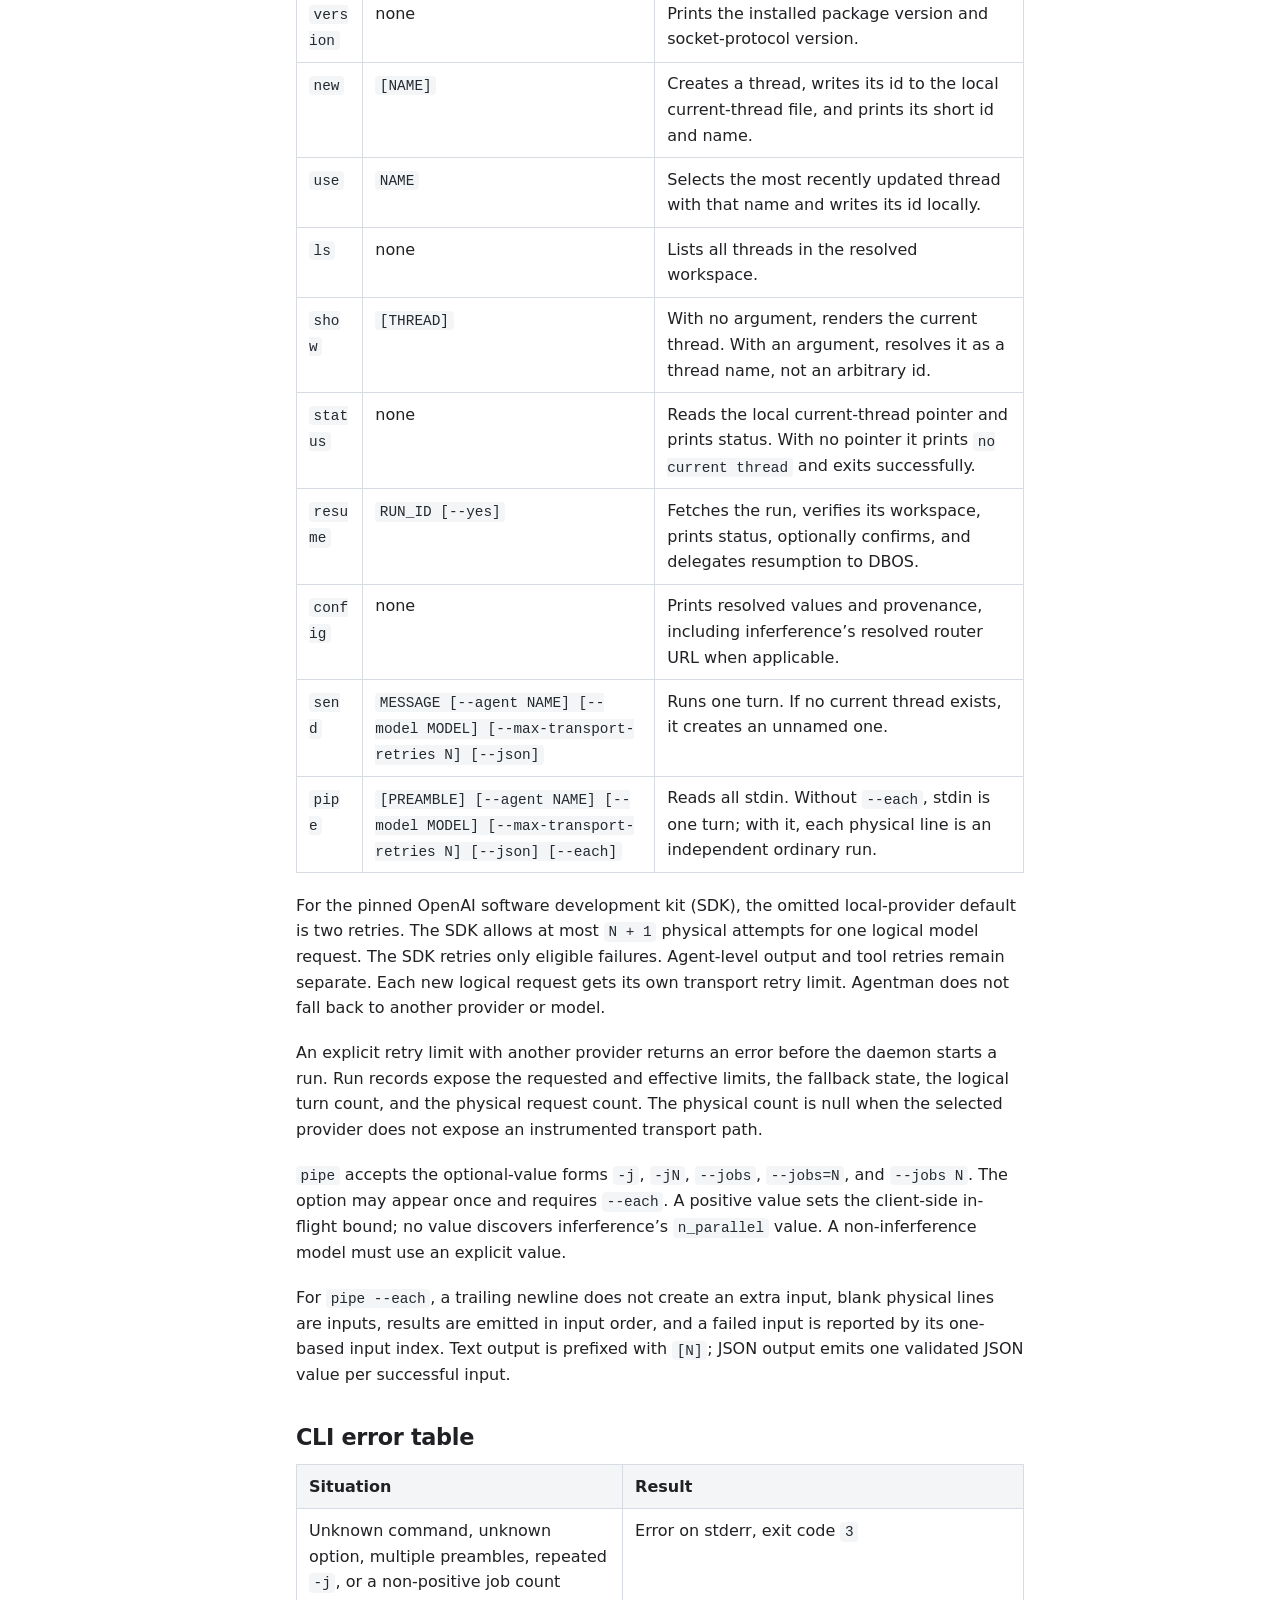
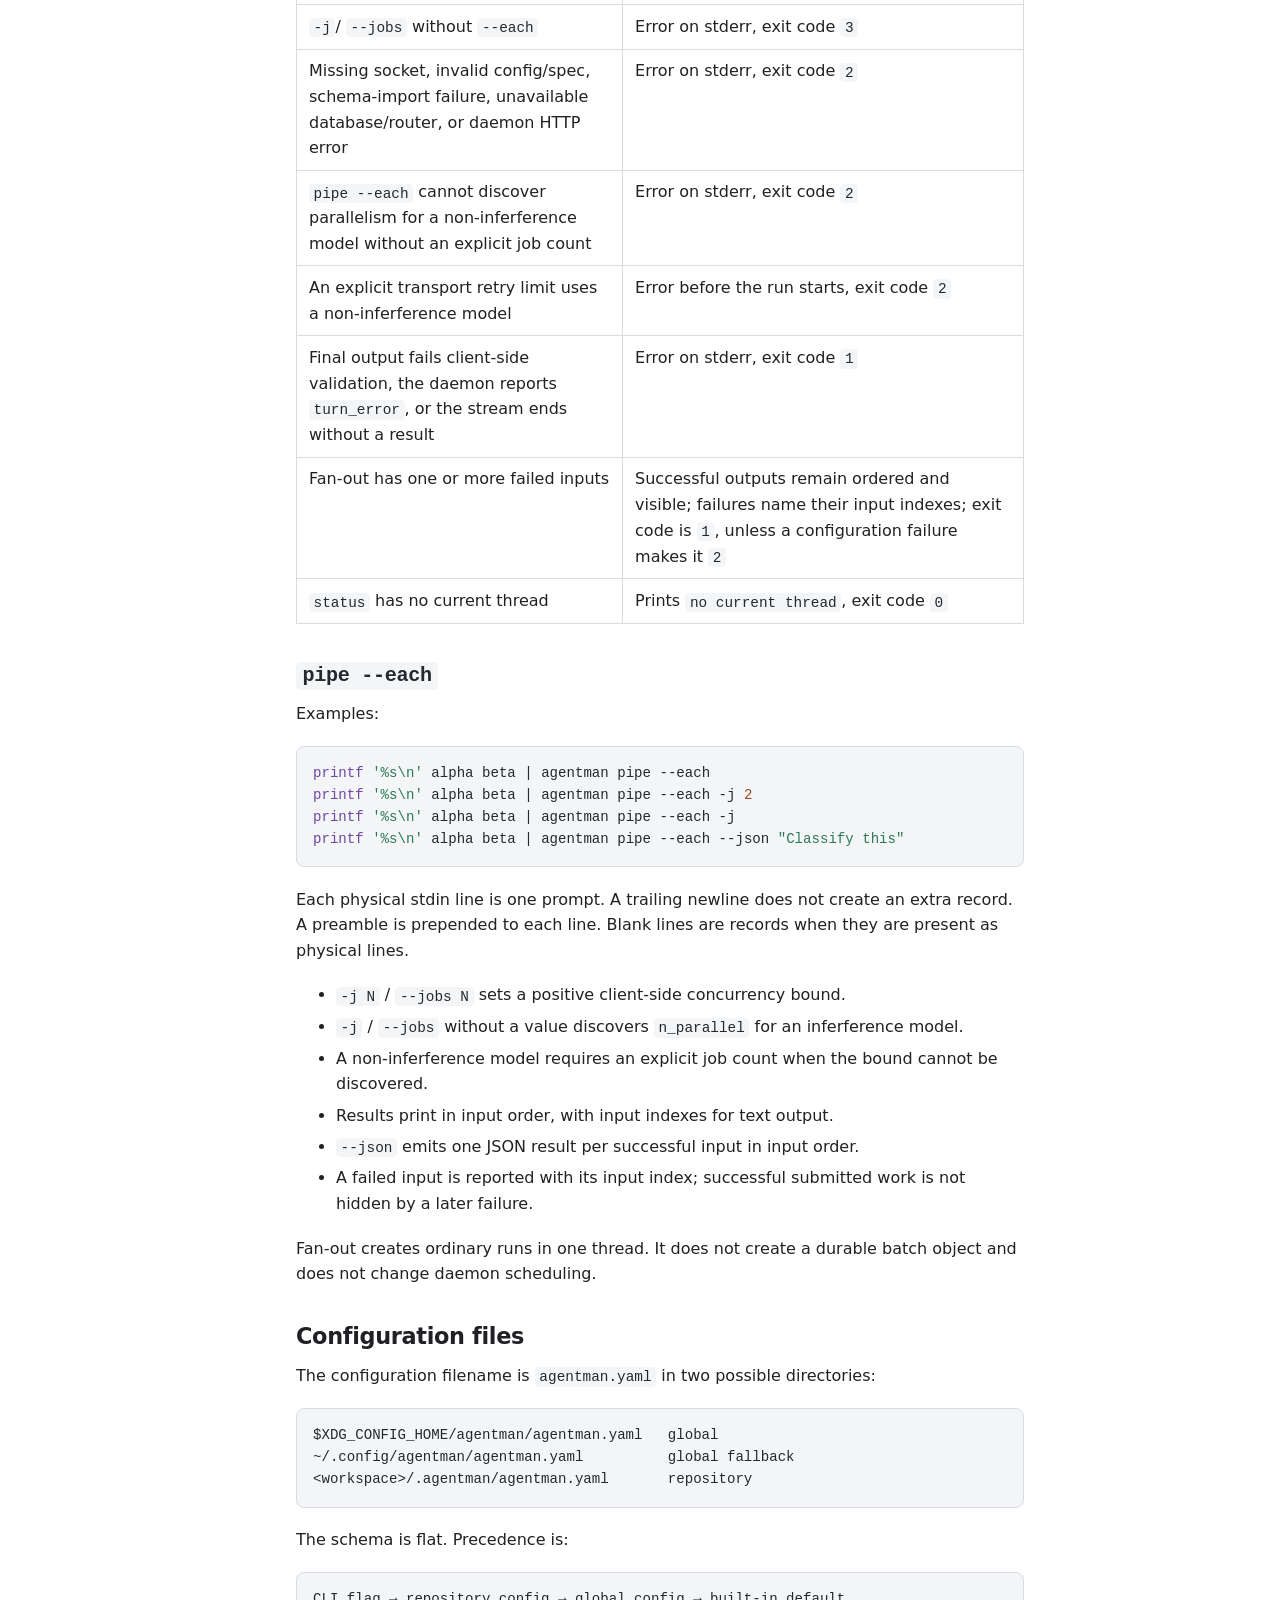
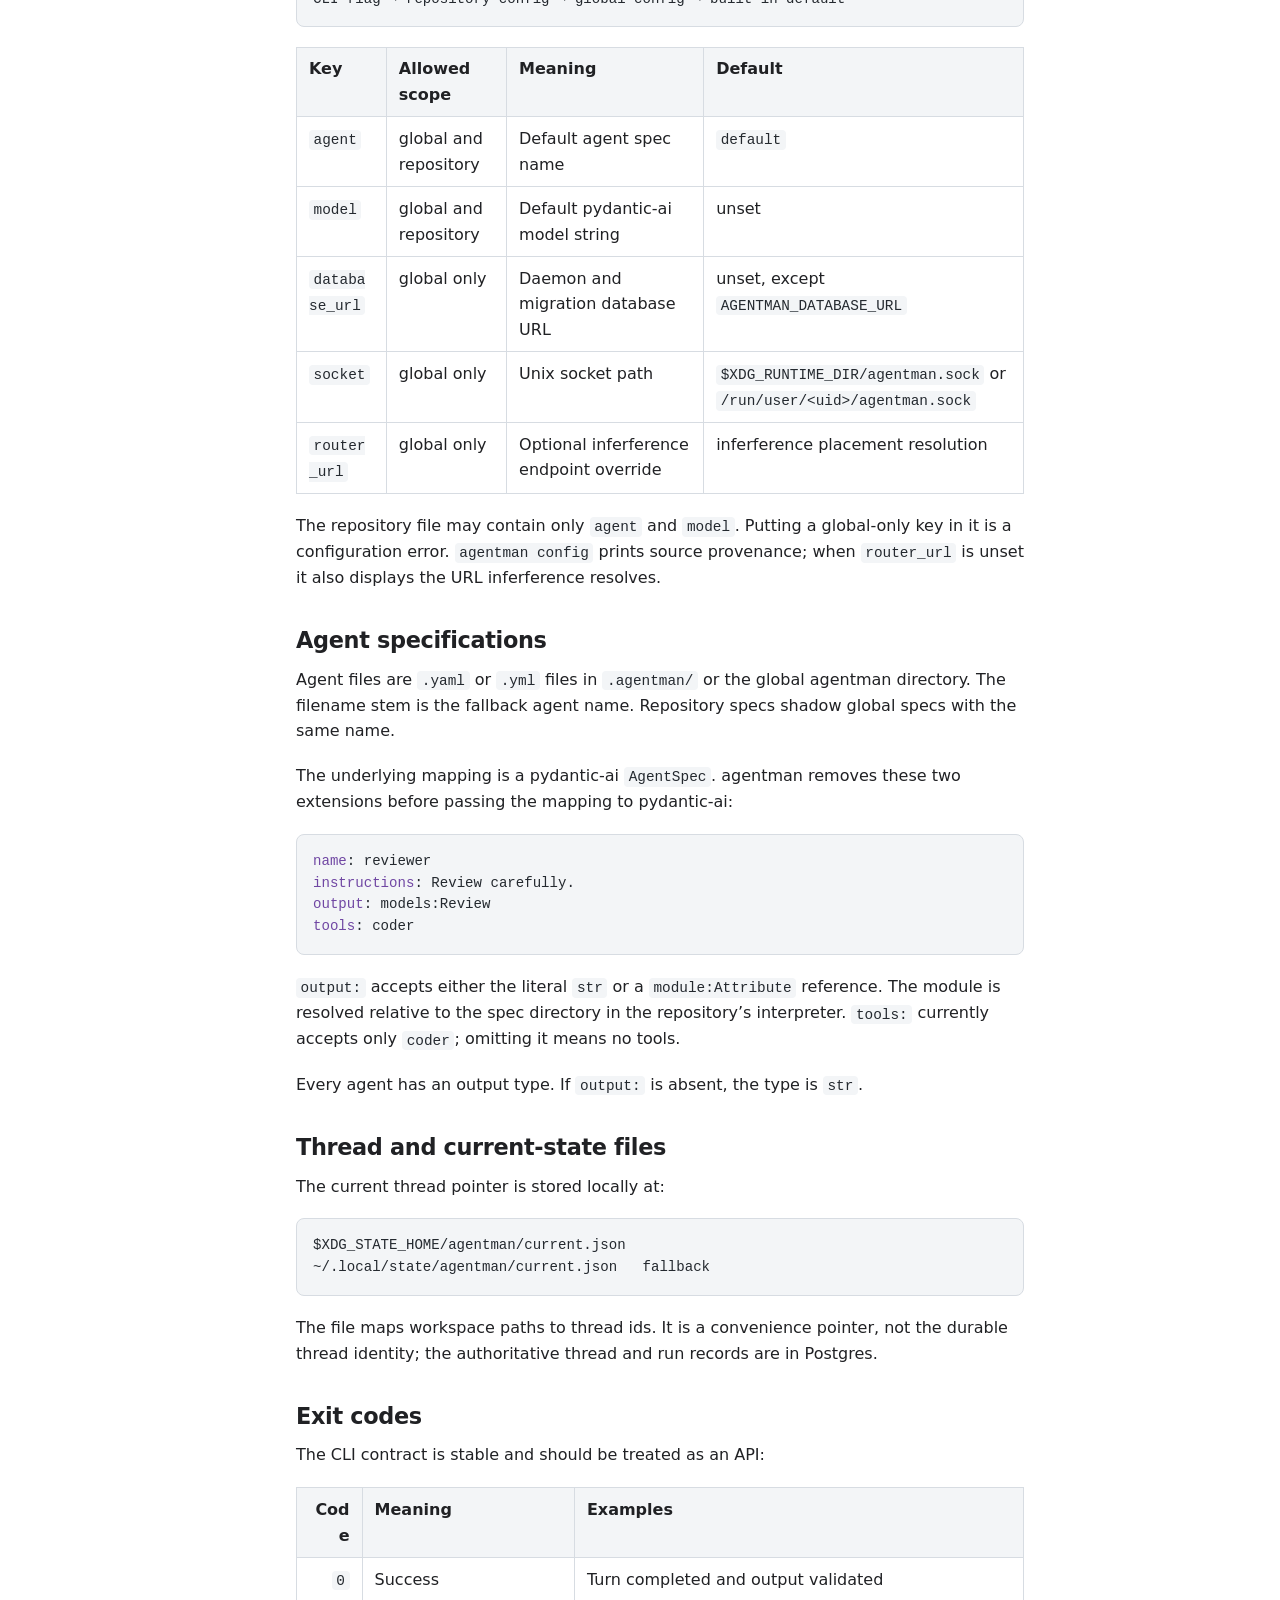
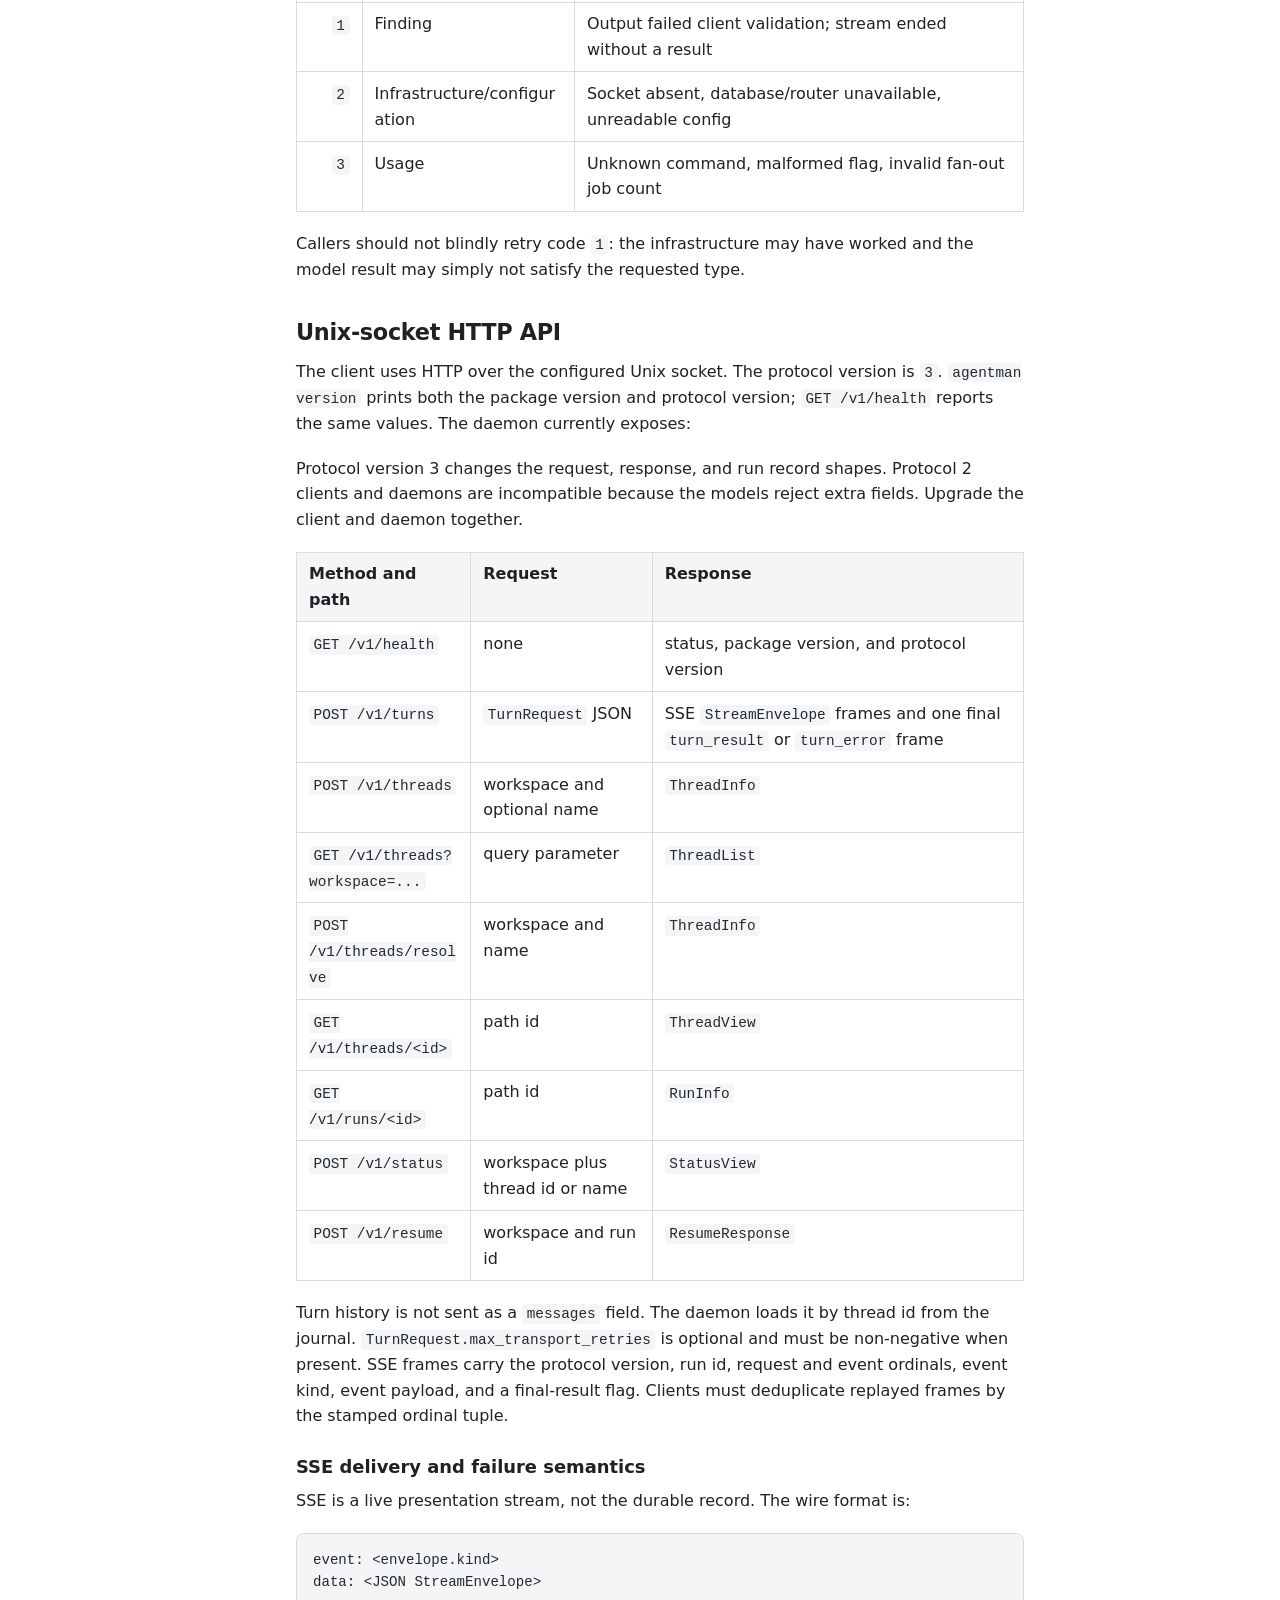
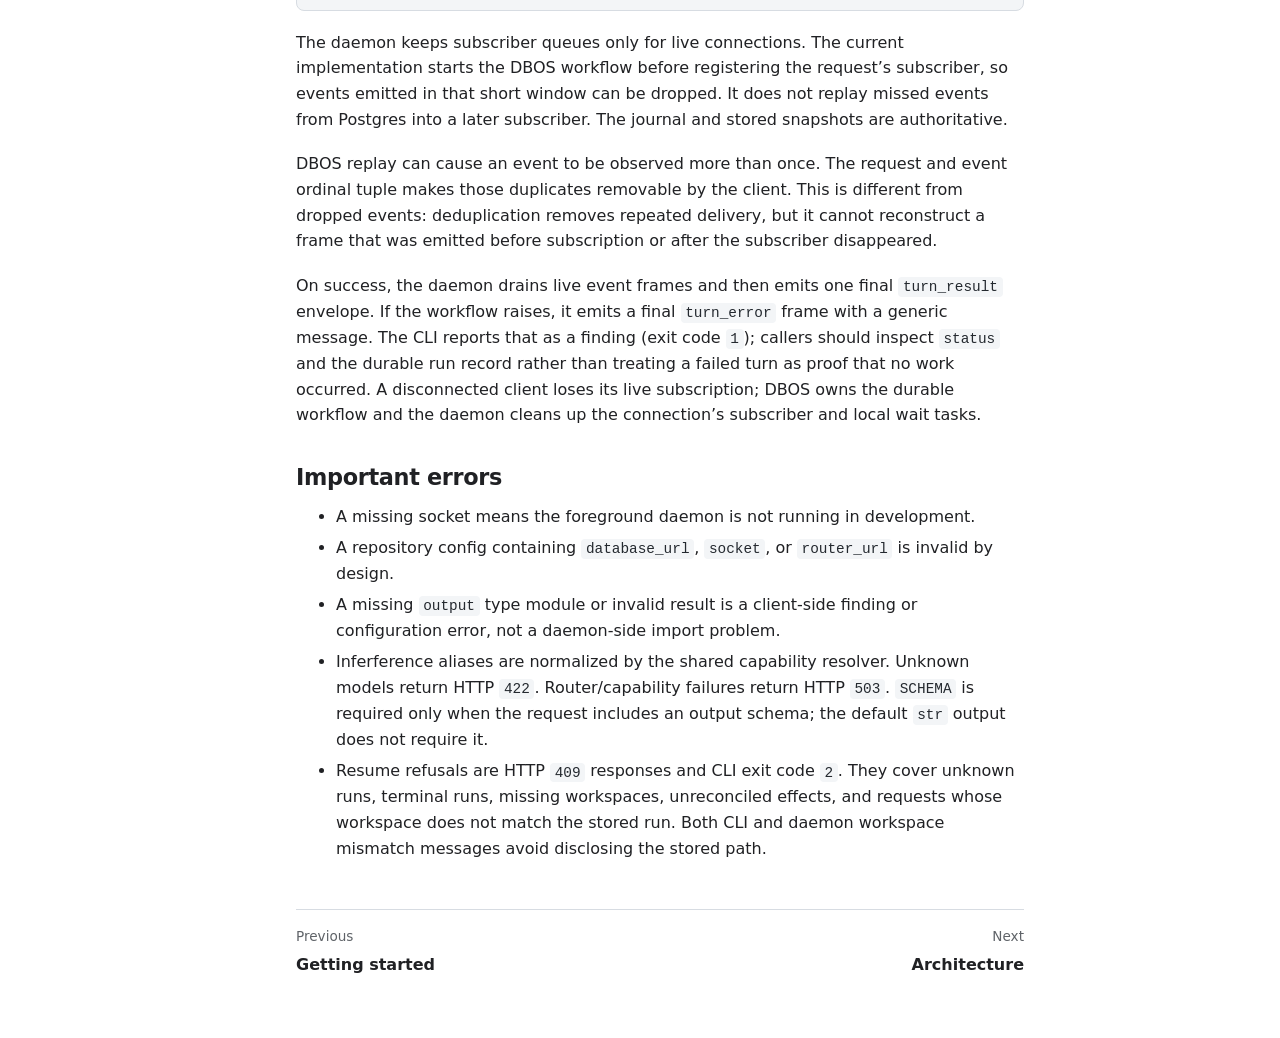
<file: docs/reference/index.html>
<!doctype html><html lang=en><head><meta charset=utf-8><meta name=viewport content="width=device-width,initial-scale=1"><meta name=color-scheme content="light dark"><title>CLI and configuration reference · agentman</title><link rel=stylesheet href=../../css/docs.css><script defer src=../../js/docs.js></script></head><body class=doc-site><a class=doc-skip href=#doc-main>Skip to content</a><header class=doc-header><a class=doc-project href=../../>agentman</a></header><div class=doc-layout><aside class=doc-sidebar aria-label="Project navigation"><details id=doc-menu class=doc-menu open><summary class=doc-menu-toggle>Menu</summary><div class=doc-menu-content><a class=doc-sidebar-title href=../../>agentman</a><nav aria-label=Documentation><ul class=doc-nav><li><a class=doc-nav-link href=../../>agentman</a></li><li><a class="doc-nav-link doc-nav-nested" href=../../docs/>agentman documentation</a></li><li><a class="doc-nav-link doc-nav-nested" href=../../docs/overview/>Overview</a></li><li><a class="doc-nav-link doc-nav-nested" href=../../docs/getting-started/>Getting started</a></li><li><a class="doc-nav-link doc-nav-nested" href=../../docs/reference/ aria-current=page>CLI and configuration reference</a></li><li><a class="doc-nav-link doc-nav-nested" href=../../docs/architecture/>Architecture</a></li><li><a class="doc-nav-link doc-nav-nested" href=../../docs/persistence-and-recovery/>Persistence and recovery</a></li><li><a class="doc-nav-link doc-nav-nested" href=../../docs/development/>Development guide</a></li><li><a class="doc-nav-link doc-nav-nested" href=../../docs/roadmap/>Roadmap and gaps</a></li><li><a class="doc-nav-link doc-nav-nested" href=../../docs/adr/0001-system-wide-ai-activity-record/>ADR 0001: Record AI activity across local agents</a></li><li><a class="doc-nav-link doc-nav-nested" href=../../docs/adr/0002-external-coding-agent-jobs/>ADR 0002: Launch and track external coding-agent jobs</a></li></ul></nav></div></details></aside><main id=doc-main class=doc-content><article><h1 id=cli-and-configuration-reference>CLI and configuration reference</h1><h2 id=command-summary>Command summary</h2><p>All commands run against the workspace resolved from the current directory.
Inside a Git repository, the workspace is the resolved repository root; outside
one, it is the resolved current directory.</p><table><thead><tr><th>Command</th><th>Purpose</th></tr></thead><tbody><tr><td><code>agentman serve</code></td><td>Run the daemon in the foreground</td></tr><tr><td><code>agentman serve --systemd-socket</code></td><td>Run from one systemd-passed listening descriptor</td></tr><tr><td><code>agentman migrate</code></td><td>Apply packaged Alembic migrations</td></tr><tr><td><code>agentman version</code></td><td>Print package and socket-protocol versions</td></tr><tr><td><code>agentman new [NAME]</code></td><td>Create a thread, make it current, and switch to it</td></tr><tr><td><code>agentman use NAME</code></td><td>Select the most recently updated named thread</td></tr><tr><td><code>agentman ls</code></td><td>List threads in the current workspace</td></tr><tr><td><code>agentman show [THREAD]</code></td><td>Render a thread as Markdown; omitted means current</td></tr><tr><td><code>agentman status</code></td><td>Show current thread/run state and unresolved effects</td></tr><tr><td><code>agentman resume RUN_ID [--yes]</code></td><td>Inspect, confirm, and resume a DBOS workflow</td></tr><tr><td><code>agentman config</code></td><td>Print resolved values and their sources</td></tr><tr><td><code>agentman send MESSAGE</code></td><td>Run one turn</td></tr><tr><td><code>agentman pipe [PREAMBLE]</code></td><td>Read one turn from stdin</td></tr><tr><td><code>agentman pipe --each [PREAMBLE]</code></td><td>Run one independent turn per stdin line</td></tr></tbody></table><p><code>send</code> and <code>pipe</code> accept <code>--agent NAME</code>, <code>--model MODEL</code>,
<code>--max-transport-retries N</code>, and <code>--json</code>.
<code>--json</code> suppresses live text deltas and prints the validated final result.
<code>--max-transport-retries</code> sets the transport retry limit for one run. Zero
allows one initial request and no transport retry. The option applies only to
<code>inferference:</code> models. Omit it to keep the provider default.</p><h2 id=exact-command-behavior>Exact command behavior</h2><table><thead><tr><th>Command</th><th>Arguments and options</th><th>Behavior</th></tr></thead><tbody><tr><td><code>serve</code></td><td><code>[--systemd-socket]</code></td><td>Starts the daemon in the foreground. The systemd form requires exactly one passed listening descriptor.</td></tr><tr><td><code>migrate</code></td><td>none</td><td>Applies packaged migrations; the daemon does not migrate during request handling.</td></tr><tr><td><code>version</code></td><td>none</td><td>Prints the installed package version and socket-protocol version.</td></tr><tr><td><code>new</code></td><td><code>[NAME]</code></td><td>Creates a thread, writes its id to the local current-thread file, and prints its short id and name.</td></tr><tr><td><code>use</code></td><td><code>NAME</code></td><td>Selects the most recently updated thread with that name and writes its id locally.</td></tr><tr><td><code>ls</code></td><td>none</td><td>Lists all threads in the resolved workspace.</td></tr><tr><td><code>show</code></td><td><code>[THREAD]</code></td><td>With no argument, renders the current thread. With an argument, resolves it as a thread name, not an arbitrary id.</td></tr><tr><td><code>status</code></td><td>none</td><td>Reads the local current-thread pointer and prints status. With no pointer it prints <code>no current thread</code> and exits successfully.</td></tr><tr><td><code>resume</code></td><td><code>RUN_ID [--yes]</code></td><td>Fetches the run, verifies its workspace, prints status, optionally confirms, and delegates resumption to DBOS.</td></tr><tr><td><code>config</code></td><td>none</td><td>Prints resolved values and provenance, including inferference&rsquo;s resolved router URL when applicable.</td></tr><tr><td><code>send</code></td><td><code>MESSAGE [--agent NAME] [--model MODEL] [--max-transport-retries N] [--json]</code></td><td>Runs one turn. If no current thread exists, it creates an unnamed one.</td></tr><tr><td><code>pipe</code></td><td><code>[PREAMBLE] [--agent NAME] [--model MODEL] [--max-transport-retries N] [--json] [--each]</code></td><td>Reads all stdin. Without <code>--each</code>, stdin is one turn; with it, each physical line is an independent ordinary run.</td></tr></tbody></table><p>For the pinned OpenAI software development kit (SDK), the omitted local-provider
default is two retries. The SDK allows at most <code>N + 1</code> physical attempts for
one logical model request. The SDK retries only eligible failures. Agent-level
output and tool retries remain separate. Each new logical request gets its own
transport retry limit. Agentman does not fall back to another provider or
model.</p><p>An explicit retry limit with another provider returns an error before the
daemon starts a run. Run records expose the requested and effective limits,
the fallback state, the logical turn count, and the physical request count.
The physical count is null when the selected provider does not expose an
instrumented transport path.</p><p><code>pipe</code> accepts the optional-value forms <code>-j</code>, <code>-jN</code>, <code>--jobs</code>,
<code>--jobs=N</code>, and <code>--jobs N</code>. The option may appear once and requires
<code>--each</code>. A positive value sets the client-side in-flight bound; no value
discovers inferference&rsquo;s <code>n_parallel</code> value. A non-inferference model must use
an explicit value.</p><p>For <code>pipe --each</code>, a trailing newline does not create an extra input, blank
physical lines are inputs, results are emitted in input order, and a failed
input is reported by its one-based input index. Text output is prefixed with
<code>[N]</code>; JSON output emits one validated JSON value per successful input.</p><h2 id=cli-error-table>CLI error table</h2><table><thead><tr><th>Situation</th><th>Result</th></tr></thead><tbody><tr><td>Unknown command, unknown option, multiple preambles, repeated <code>-j</code>, or a non-positive job count</td><td>Error on stderr, exit code <code>3</code></td></tr><tr><td><code>-j</code>/ <code>--jobs</code> without <code>--each</code></td><td>Error on stderr, exit code <code>3</code></td></tr><tr><td>Missing socket, invalid config/spec, schema-import failure, unavailable database/router, or daemon HTTP error</td><td>Error on stderr, exit code <code>2</code></td></tr><tr><td><code>pipe --each</code> cannot discover parallelism for a non-inferference model without an explicit job count</td><td>Error on stderr, exit code <code>2</code></td></tr><tr><td>An explicit transport retry limit uses a non-inferference model</td><td>Error before the run starts, exit code <code>2</code></td></tr><tr><td>Final output fails client-side validation, the daemon reports <code>turn_error</code>, or the stream ends without a result</td><td>Error on stderr, exit code <code>1</code></td></tr><tr><td>Fan-out has one or more failed inputs</td><td>Successful outputs remain ordered and visible; failures name their input indexes; exit code is <code>1</code>, unless a configuration failure makes it <code>2</code></td></tr><tr><td><code>status</code> has no current thread</td><td>Prints <code>no current thread</code>, exit code <code>0</code></td></tr></tbody></table><h2 id=pipe---each><code>pipe --each</code></h2><p>Examples:</p><div class=highlight><pre tabindex=0 class=chroma><code class=language-sh data-lang=sh><span class=line><span class=cl><span class=nb>printf</span> <span class=s1>&#39;%s\n&#39;</span> alpha beta <span class=p>|</span> agentman pipe --each
</span></span><span class=line><span class=cl><span class=nb>printf</span> <span class=s1>&#39;%s\n&#39;</span> alpha beta <span class=p>|</span> agentman pipe --each -j <span class=m>2</span>
</span></span><span class=line><span class=cl><span class=nb>printf</span> <span class=s1>&#39;%s\n&#39;</span> alpha beta <span class=p>|</span> agentman pipe --each -j
</span></span><span class=line><span class=cl><span class=nb>printf</span> <span class=s1>&#39;%s\n&#39;</span> alpha beta <span class=p>|</span> agentman pipe --each --json <span class=s2>&#34;Classify this&#34;</span></span></span></code></pre></div><p>Each physical stdin line is one prompt. A trailing newline does not create an
extra record. A preamble is prepended to each line. Blank lines are records
when they are present as physical lines.</p><ul><li><code>-j N</code> / <code>--jobs N</code> sets a positive client-side concurrency bound.</li><li><code>-j</code> / <code>--jobs</code> without a value discovers <code>n_parallel</code> for an inferference
model.</li><li>A non-inferference model requires an explicit job count when the bound cannot
be discovered.</li><li>Results print in input order, with input indexes for text output.</li><li><code>--json</code> emits one JSON result per successful input in input order.</li><li>A failed input is reported with its input index; successful submitted work is
not hidden by a later failure.</li></ul><p>Fan-out creates ordinary runs in one thread. It does not create a durable batch
object and does not change daemon scheduling.</p><h2 id=configuration-files>Configuration files</h2><p>The configuration filename is <code>agentman.yaml</code> in two possible directories:</p><div class=highlight><pre tabindex=0 class=chroma><code class=language-text data-lang=text><span class=line><span class=cl>$XDG_CONFIG_HOME/agentman/agentman.yaml   global
</span></span><span class=line><span class=cl>~/.config/agentman/agentman.yaml          global fallback
</span></span><span class=line><span class=cl>&lt;workspace&gt;/.agentman/agentman.yaml       repository</span></span></code></pre></div><p>The schema is flat. Precedence is:</p><div class=highlight><pre tabindex=0 class=chroma><code class=language-text data-lang=text><span class=line><span class=cl>CLI flag → repository config → global config → built-in default</span></span></code></pre></div><table><thead><tr><th>Key</th><th>Allowed scope</th><th>Meaning</th><th>Default</th></tr></thead><tbody><tr><td><code>agent</code></td><td>global and repository</td><td>Default agent spec name</td><td><code>default</code></td></tr><tr><td><code>model</code></td><td>global and repository</td><td>Default pydantic-ai model string</td><td>unset</td></tr><tr><td><code>database_url</code></td><td>global only</td><td>Daemon and migration database URL</td><td>unset, except <code>AGENTMAN_DATABASE_URL</code></td></tr><tr><td><code>socket</code></td><td>global only</td><td>Unix socket path</td><td><code>$XDG_RUNTIME_DIR/agentman.sock</code> or <code>/run/user/&lt;uid>/agentman.sock</code></td></tr><tr><td><code>router_url</code></td><td>global only</td><td>Optional inferference endpoint override</td><td>inferference placement resolution</td></tr></tbody></table><p>The repository file may contain only <code>agent</code> and <code>model</code>. Putting a global-only
key in it is a configuration error. <code>agentman config</code> prints source provenance;
when <code>router_url</code> is unset it also displays the URL inferference resolves.</p><h2 id=agent-specifications>Agent specifications</h2><p>Agent files are <code>.yaml</code> or <code>.yml</code> files in <code>.agentman/</code> or the global agentman
directory. The filename stem is the fallback agent name. Repository specs
shadow global specs with the same name.</p><p>The underlying mapping is a pydantic-ai <code>AgentSpec</code>. agentman removes these
two extensions before passing the mapping to pydantic-ai:</p><div class=highlight><pre tabindex=0 class=chroma><code class=language-yaml data-lang=yaml><span class=line><span class=cl><span class=nt>name</span><span class=p>:</span><span class=w> </span><span class=l>reviewer</span><span class=w>
</span></span></span><span class=line><span class=cl><span class=nt>instructions</span><span class=p>:</span><span class=w> </span><span class=l>Review carefully.</span><span class=w>
</span></span></span><span class=line><span class=cl><span class=nt>output</span><span class=p>:</span><span class=w> </span><span class=l>models:Review</span><span class=w>
</span></span></span><span class=line><span class=cl><span class=nt>tools</span><span class=p>:</span><span class=w> </span><span class=l>coder</span></span></span></code></pre></div><p><code>output:</code> accepts either the literal <code>str</code> or a <code>module:Attribute</code> reference.
The module is resolved relative to the spec directory in the repository’s
interpreter. <code>tools:</code> currently accepts only <code>coder</code>; omitting it means no
tools.</p><p>Every agent has an output type. If <code>output:</code> is absent, the type is <code>str</code>.</p><h2 id=thread-and-current-state-files>Thread and current-state files</h2><p>The current thread pointer is stored locally at:</p><div class=highlight><pre tabindex=0 class=chroma><code class=language-text data-lang=text><span class=line><span class=cl>$XDG_STATE_HOME/agentman/current.json
</span></span><span class=line><span class=cl>~/.local/state/agentman/current.json   fallback</span></span></code></pre></div><p>The file maps workspace paths to thread ids. It is a convenience pointer, not
the durable thread identity; the authoritative thread and run records are in
Postgres.</p><h2 id=exit-codes>Exit codes</h2><p>The CLI contract is stable and should be treated as an API:</p><table><thead><tr><th style=text-align:right>Code</th><th>Meaning</th><th>Examples</th></tr></thead><tbody><tr><td style=text-align:right><code>0</code></td><td>Success</td><td>Turn completed and output validated</td></tr><tr><td style=text-align:right><code>1</code></td><td>Finding</td><td>Output failed client validation; stream ended without a result</td></tr><tr><td style=text-align:right><code>2</code></td><td>Infrastructure/configuration</td><td>Socket absent, database/router unavailable, unreadable config</td></tr><tr><td style=text-align:right><code>3</code></td><td>Usage</td><td>Unknown command, malformed flag, invalid fan-out job count</td></tr></tbody></table><p>Callers should not blindly retry code <code>1</code>: the infrastructure may have worked
and the model result may simply not satisfy the requested type.</p><h2 id=unix-socket-http-api>Unix-socket HTTP API</h2><p>The client uses HTTP over the configured Unix socket. The protocol version is
<code>3</code>. <code>agentman version</code> prints both the package version and protocol version;
<code>GET /v1/health</code> reports the same values. The daemon currently exposes:</p><p>Protocol version 3 changes the request, response, and run record shapes.
Protocol 2 clients and daemons are incompatible because the models reject extra
fields. Upgrade the client and daemon together.</p><table><thead><tr><th>Method and path</th><th>Request</th><th>Response</th></tr></thead><tbody><tr><td><code>GET /v1/health</code></td><td>none</td><td>status, package version, and protocol version</td></tr><tr><td><code>POST /v1/turns</code></td><td><code>TurnRequest</code> JSON</td><td>SSE <code>StreamEnvelope</code> frames and one final <code>turn_result</code> or <code>turn_error</code> frame</td></tr><tr><td><code>POST /v1/threads</code></td><td>workspace and optional name</td><td><code>ThreadInfo</code></td></tr><tr><td><code>GET /v1/threads?workspace=...</code></td><td>query parameter</td><td><code>ThreadList</code></td></tr><tr><td><code>POST /v1/threads/resolve</code></td><td>workspace and name</td><td><code>ThreadInfo</code></td></tr><tr><td><code>GET /v1/threads/&lt;id></code></td><td>path id</td><td><code>ThreadView</code></td></tr><tr><td><code>GET /v1/runs/&lt;id></code></td><td>path id</td><td><code>RunInfo</code></td></tr><tr><td><code>POST /v1/status</code></td><td>workspace plus thread id or name</td><td><code>StatusView</code></td></tr><tr><td><code>POST /v1/resume</code></td><td>workspace and run id</td><td><code>ResumeResponse</code></td></tr></tbody></table><p>Turn history is not sent as a <code>messages</code> field. The daemon loads it by thread
id from the journal. <code>TurnRequest.max_transport_retries</code> is optional and must
be non-negative when present. SSE frames carry the protocol version, run id,
request and event ordinals, event kind, event payload, and a final-result flag. Clients must
deduplicate replayed frames by the stamped ordinal tuple.</p><h3 id=sse-delivery-and-failure-semantics>SSE delivery and failure semantics</h3><p>SSE is a live presentation stream, not the durable record. The wire format is:</p><div class=highlight><pre tabindex=0 class=chroma><code class=language-text data-lang=text><span class=line><span class=cl>event: &lt;envelope.kind&gt;
</span></span><span class=line><span class=cl>data: &lt;JSON StreamEnvelope&gt;</span></span></code></pre></div><p>The daemon keeps subscriber queues only for live connections. The current
implementation starts the DBOS workflow before registering the request&rsquo;s
subscriber, so events emitted in that short window can be dropped. It does not
replay missed events from Postgres into a later subscriber. The journal and
stored snapshots are authoritative.</p><p>DBOS replay can cause an event to be observed more than once. The request and
event ordinal tuple makes those duplicates removable by the client. This is
different from dropped events: deduplication removes repeated delivery, but it
cannot reconstruct a frame that was emitted before subscription or after the
subscriber disappeared.</p><p>On success, the daemon drains live event frames and then emits one final
<code>turn_result</code> envelope. If the workflow raises, it emits a final <code>turn_error</code>
frame with a generic message. The CLI reports that as a finding (exit code
<code>1</code>); callers should inspect <code>status</code> and the durable run record rather than
treating a failed turn as proof that no work occurred. A disconnected client
loses its live subscription; DBOS owns the durable workflow and the daemon
cleans up the connection&rsquo;s subscriber and local wait tasks.</p><h2 id=important-errors>Important errors</h2><ul><li>A missing socket means the foreground daemon is not running in development.</li><li>A repository config containing <code>database_url</code>, <code>socket</code>, or <code>router_url</code> is
invalid by design.</li><li>A missing <code>output</code> type module or invalid result is a client-side finding or
configuration error, not a daemon-side import problem.</li><li>Inferference aliases are normalized by the shared capability resolver.
Unknown models return HTTP <code>422</code>. Router/capability failures return HTTP
<code>503</code>. <code>SCHEMA</code> is required only when the request includes an output schema;
the default <code>str</code> output does not require it.</li><li>Resume refusals are HTTP <code>409</code> responses and CLI exit code <code>2</code>. They cover
unknown runs, terminal runs, missing workspaces, unreconciled effects, and
requests whose workspace does not match the stored run. Both CLI and daemon
workspace mismatch messages avoid disclosing the stored path.</li></ul></article><nav class=doc-pagination aria-label="Page navigation"><a class=doc-previous href=../../docs/getting-started/><span>Previous</span><strong>Getting started</strong>
</a><a class=doc-next href=../../docs/architecture/><span>Next</span><strong>Architecture</strong></a></nav></main><aside class=doc-toc aria-label="On this page"><h2>On this page</h2><nav id=TableOfContents><ul><li><a href=#command-summary>Command summary</a></li><li><a href=#exact-command-behavior>Exact command behavior</a></li><li><a href=#cli-error-table>CLI error table</a></li><li><a href=#pipe---each><code>pipe --each</code></a></li><li><a href=#configuration-files>Configuration files</a></li><li><a href=#agent-specifications>Agent specifications</a></li><li><a href=#thread-and-current-state-files>Thread and current-state files</a></li><li><a href=#exit-codes>Exit codes</a></li><li><a href=#unix-socket-http-api>Unix-socket HTTP API</a><ul><li><a href=#sse-delivery-and-failure-semantics>SSE delivery and failure semantics</a></li></ul></li><li><a href=#important-errors>Important errors</a></li></ul></nav></aside></div><footer class=doc-footer></footer></body></html>
</file>
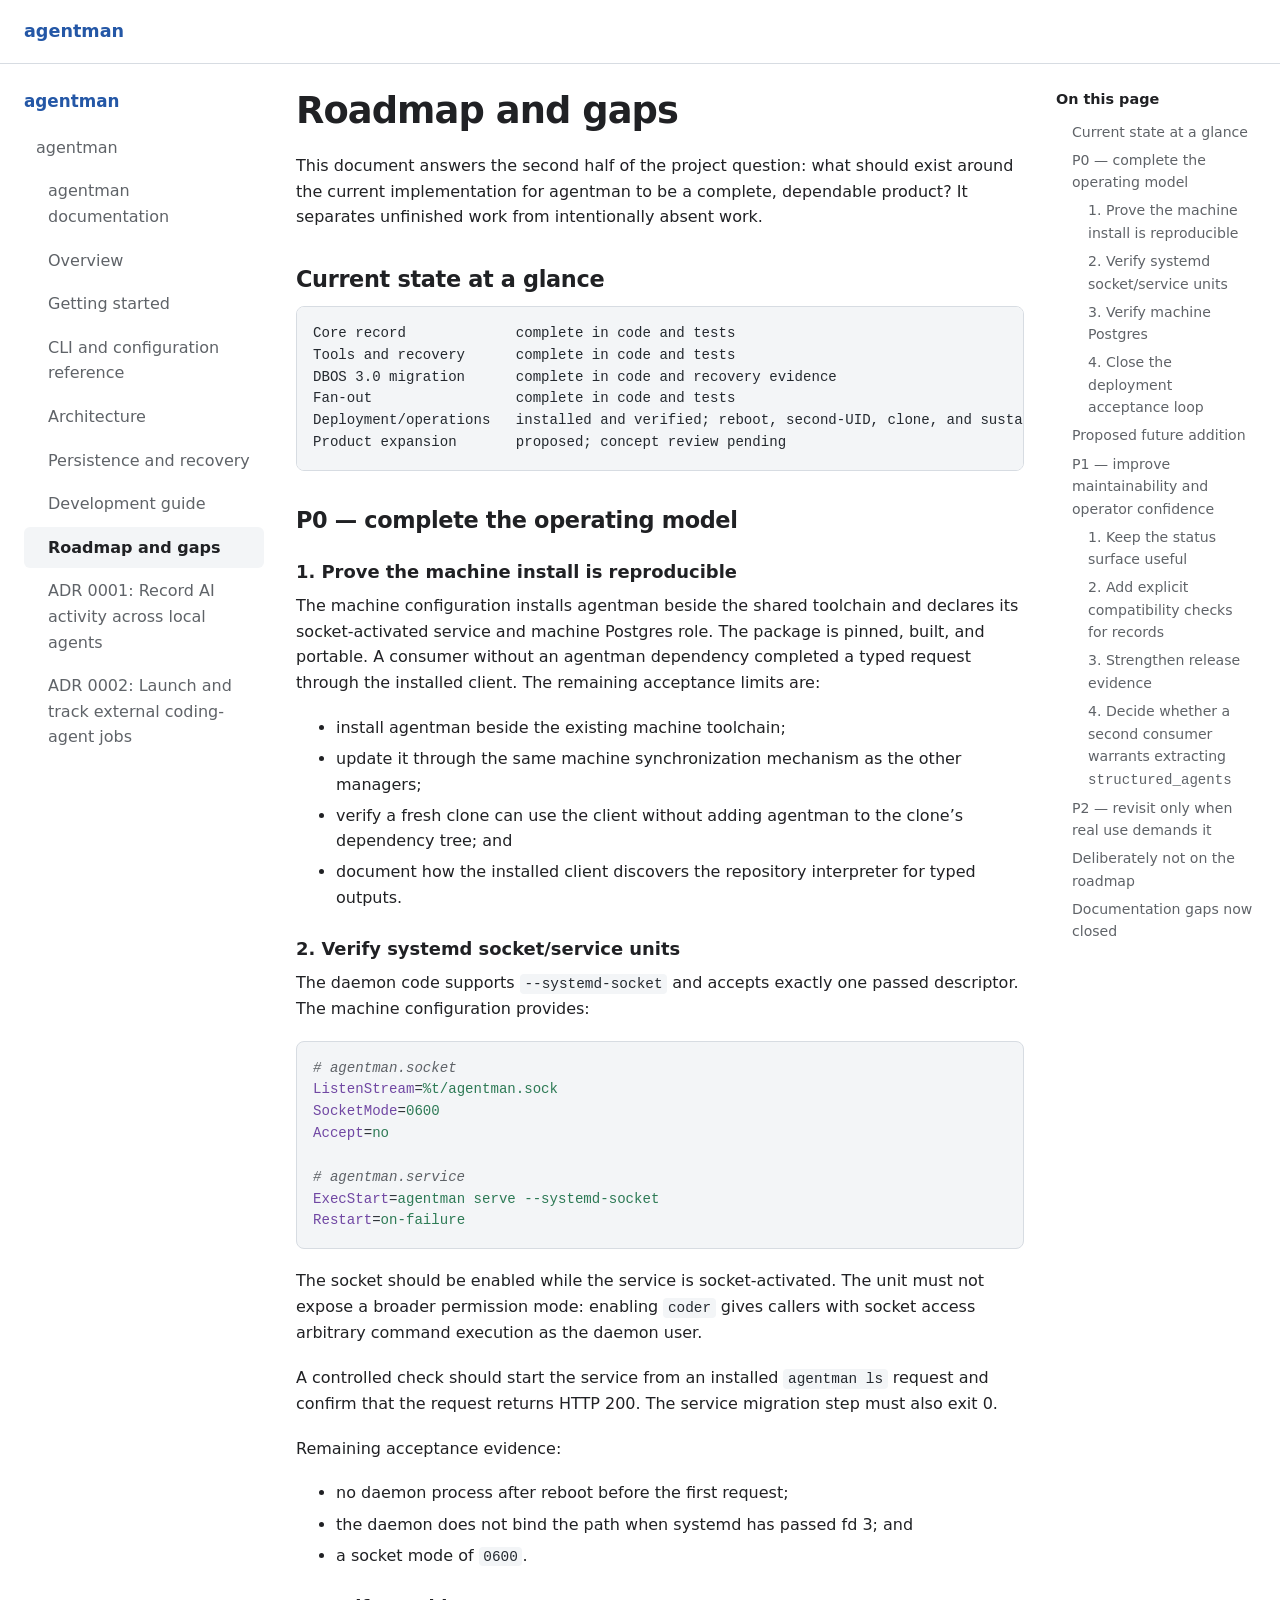
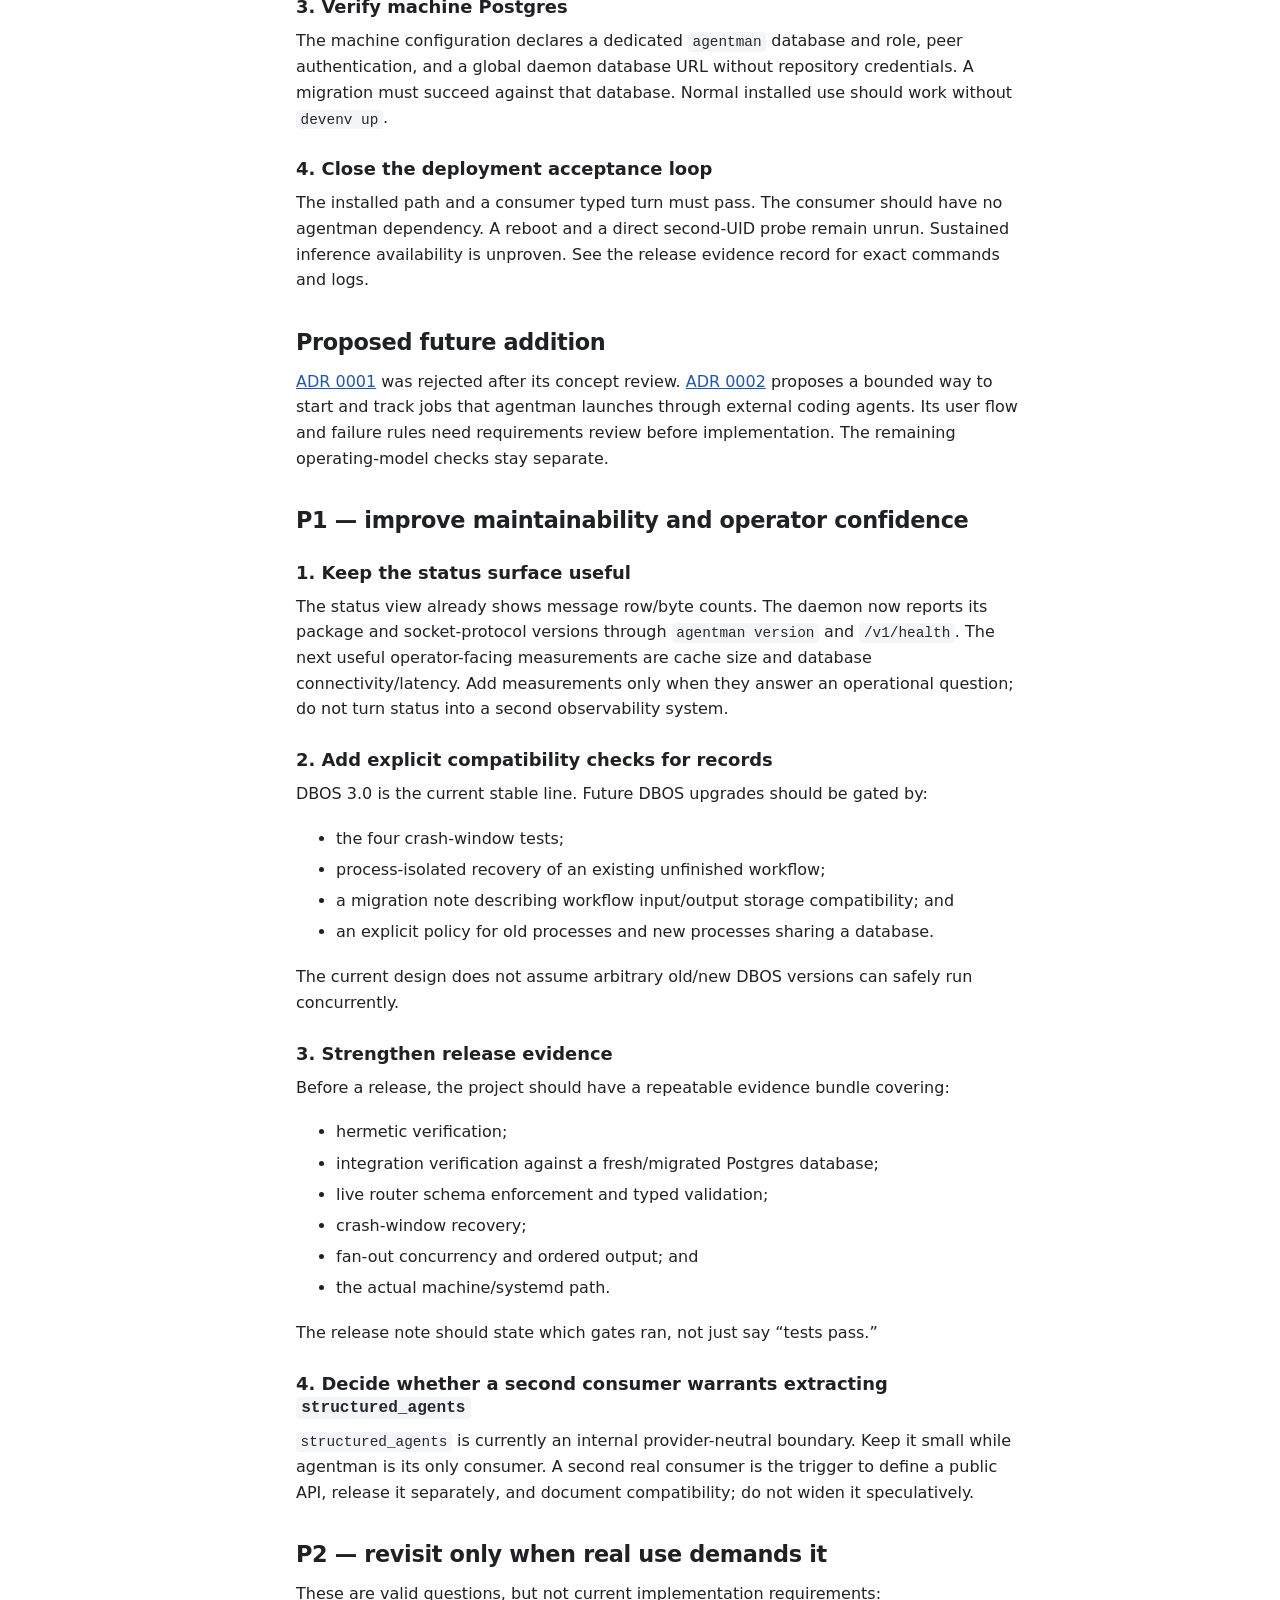
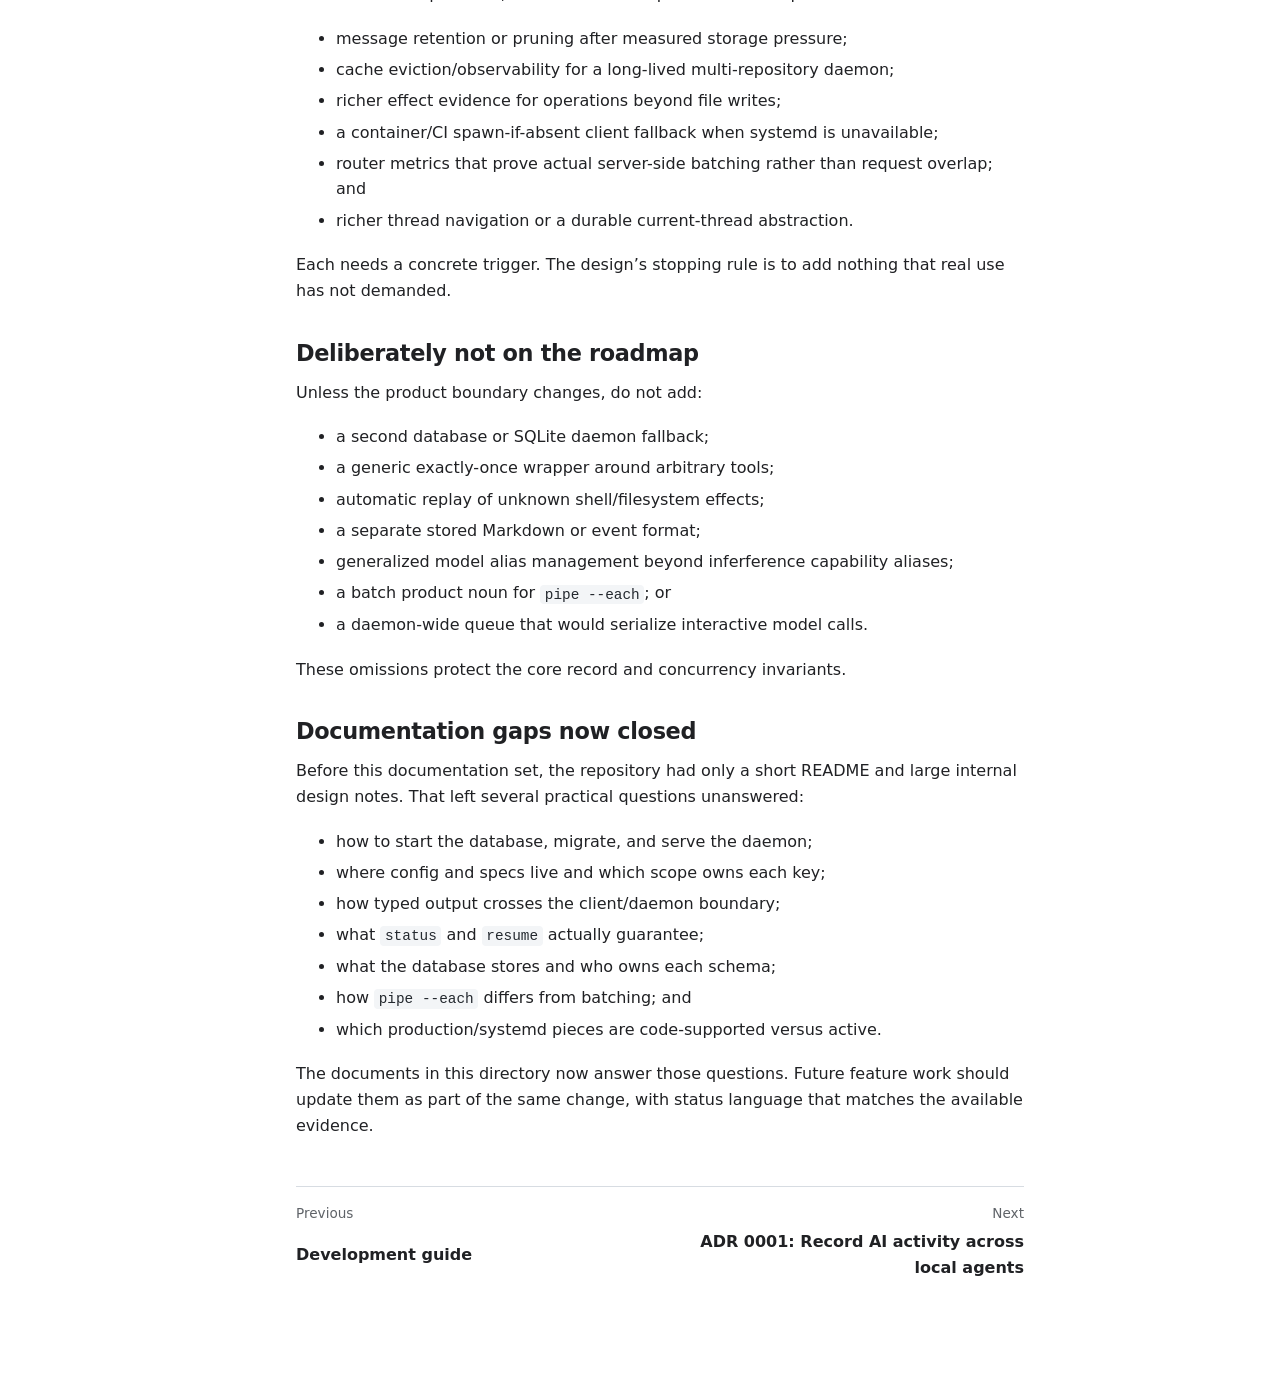
<file: docs/roadmap/index.html>
<!doctype html><html lang=en><head><meta charset=utf-8><meta name=viewport content="width=device-width,initial-scale=1"><meta name=color-scheme content="light dark"><title>Roadmap and gaps · agentman</title><link rel=stylesheet href=../../css/docs.css><script defer src=../../js/docs.js></script></head><body class=doc-site><a class=doc-skip href=#doc-main>Skip to content</a><header class=doc-header><a class=doc-project href=../../>agentman</a></header><div class=doc-layout><aside class=doc-sidebar aria-label="Project navigation"><details id=doc-menu class=doc-menu open><summary class=doc-menu-toggle>Menu</summary><div class=doc-menu-content><a class=doc-sidebar-title href=../../>agentman</a><nav aria-label=Documentation><ul class=doc-nav><li><a class=doc-nav-link href=../../>agentman</a></li><li><a class="doc-nav-link doc-nav-nested" href=../../docs/>agentman documentation</a></li><li><a class="doc-nav-link doc-nav-nested" href=../../docs/overview/>Overview</a></li><li><a class="doc-nav-link doc-nav-nested" href=../../docs/getting-started/>Getting started</a></li><li><a class="doc-nav-link doc-nav-nested" href=../../docs/reference/>CLI and configuration reference</a></li><li><a class="doc-nav-link doc-nav-nested" href=../../docs/architecture/>Architecture</a></li><li><a class="doc-nav-link doc-nav-nested" href=../../docs/persistence-and-recovery/>Persistence and recovery</a></li><li><a class="doc-nav-link doc-nav-nested" href=../../docs/development/>Development guide</a></li><li><a class="doc-nav-link doc-nav-nested" href=../../docs/roadmap/ aria-current=page>Roadmap and gaps</a></li><li><a class="doc-nav-link doc-nav-nested" href=../../docs/adr/0001-system-wide-ai-activity-record/>ADR 0001: Record AI activity across local agents</a></li><li><a class="doc-nav-link doc-nav-nested" href=../../docs/adr/0002-external-coding-agent-jobs/>ADR 0002: Launch and track external coding-agent jobs</a></li></ul></nav></div></details></aside><main id=doc-main class=doc-content><article><h1 id=roadmap-and-gaps>Roadmap and gaps</h1><p>This document answers the second half of the project question: what should
exist around the current implementation for agentman to be a complete,
dependable product? It separates unfinished work from intentionally absent
work.</p><h2 id=current-state-at-a-glance>Current state at a glance</h2><div class=highlight><pre tabindex=0 class=chroma><code class=language-text data-lang=text><span class=line><span class=cl>Core record             complete in code and tests
</span></span><span class=line><span class=cl>Tools and recovery      complete in code and tests
</span></span><span class=line><span class=cl>DBOS 3.0 migration      complete in code and recovery evidence
</span></span><span class=line><span class=cl>Fan-out                 complete in code and tests
</span></span><span class=line><span class=cl>Deployment/operations   installed and verified; reboot, second-UID, clone, and sustained-router checks are documented
</span></span><span class=line><span class=cl>Product expansion       proposed; concept review pending</span></span></code></pre></div><h2 id=p0--complete-the-operating-model>P0 — complete the operating model</h2><h3 id=1-prove-the-machine-install-is-reproducible>1. Prove the machine install is reproducible</h3><p>The machine configuration installs agentman beside the shared toolchain and
declares its socket-activated service and machine Postgres role. The package is
pinned, built, and portable. A consumer without an agentman dependency completed
a typed request through the installed client. The remaining acceptance limits
are:</p><ul><li>install agentman beside the existing machine toolchain;</li><li>update it through the same machine synchronization mechanism as the other
managers;</li><li>verify a fresh clone can use the client without adding agentman to the clone’s
dependency tree; and</li><li>document how the installed client discovers the repository interpreter for
typed outputs.</li></ul><h3 id=2-verify-systemd-socketservice-units>2. Verify systemd socket/service units</h3><p>The daemon code supports <code>--systemd-socket</code> and accepts exactly one passed
descriptor. The machine configuration provides:</p><div class=highlight><pre tabindex=0 class=chroma><code class=language-ini data-lang=ini><span class=line><span class=cl><span class=c1># agentman.socket</span>
</span></span><span class=line><span class=cl><span class=na>ListenStream</span><span class=o>=</span><span class=s>%t/agentman.sock</span>
</span></span><span class=line><span class=cl><span class=na>SocketMode</span><span class=o>=</span><span class=s>0600</span>
</span></span><span class=line><span class=cl><span class=na>Accept</span><span class=o>=</span><span class=s>no</span>
</span></span><span class=line><span class=cl>
</span></span><span class=line><span class=cl><span class=c1># agentman.service</span>
</span></span><span class=line><span class=cl><span class=na>ExecStart</span><span class=o>=</span><span class=s>agentman serve --systemd-socket</span>
</span></span><span class=line><span class=cl><span class=na>Restart</span><span class=o>=</span><span class=s>on-failure</span></span></span></code></pre></div><p>The socket should be enabled while the service is socket-activated. The unit
must not expose a broader permission mode: enabling <code>coder</code> gives callers with
socket access arbitrary command execution as the daemon user.</p><p>A controlled check should start the service from an installed <code>agentman ls</code>
request and confirm that the request returns HTTP 200. The service migration
step must also exit 0.</p><p>Remaining acceptance evidence:</p><ul><li>no daemon process after reboot before the first request;</li><li>the daemon does not bind the path when systemd has passed fd 3; and</li><li>a socket mode of <code>0600</code>.</li></ul><h3 id=3-verify-machine-postgres>3. Verify machine Postgres</h3><p>The machine configuration declares a dedicated <code>agentman</code> database and role,
peer authentication, and a global daemon database URL without repository
credentials. A migration must succeed against that database. Normal installed
use should work without <code>devenv up</code>.</p><h3 id=4-close-the-deployment-acceptance-loop>4. Close the deployment acceptance loop</h3><p>The installed path and a consumer typed turn must pass. The consumer should
have no agentman dependency. A reboot and a direct second-UID probe remain
unrun. Sustained inference availability is unproven. See the release evidence
record for exact commands and logs.</p><h2 id=proposed-future-addition>Proposed future addition</h2><p><a href=../../docs/adr/0001-system-wide-ai-activity-record/>ADR 0001</a>
was rejected after its
concept review.
<a href=../../docs/adr/0002-external-coding-agent-jobs/>ADR 0002</a>
proposes a bounded way to
start and track jobs that agentman launches through external coding agents.
Its user flow and failure rules need requirements review before implementation.
The remaining operating-model checks stay separate.</p><h2 id=p1--improve-maintainability-and-operator-confidence>P1 — improve maintainability and operator confidence</h2><h3 id=1-keep-the-status-surface-useful>1. Keep the status surface useful</h3><p>The status view already shows message row/byte counts. The daemon now reports
its package and socket-protocol versions through <code>agentman version</code> and
<code>/v1/health</code>. The next useful operator-facing measurements are cache size and
database connectivity/latency. Add measurements only when they answer an
operational question; do not turn status into a second observability system.</p><h3 id=2-add-explicit-compatibility-checks-for-records>2. Add explicit compatibility checks for records</h3><p>DBOS 3.0 is the current stable line. Future DBOS upgrades should be gated by:</p><ul><li>the four crash-window tests;</li><li>process-isolated recovery of an existing unfinished workflow;</li><li>a migration note describing workflow input/output storage compatibility; and</li><li>an explicit policy for old processes and new processes sharing a database.</li></ul><p>The current design does not assume arbitrary old/new DBOS versions can safely
run concurrently.</p><h3 id=3-strengthen-release-evidence>3. Strengthen release evidence</h3><p>Before a release, the project should have a repeatable evidence bundle covering:</p><ul><li>hermetic verification;</li><li>integration verification against a fresh/migrated Postgres database;</li><li>live router schema enforcement and typed validation;</li><li>crash-window recovery;</li><li>fan-out concurrency and ordered output; and</li><li>the actual machine/systemd path.</li></ul><p>The release note should state which gates ran, not just say “tests pass.”</p><h3 id=4-decide-whether-a-second-consumer-warrants-extracting-structured_agents>4. Decide whether a second consumer warrants extracting <code>structured_agents</code></h3><p><code>structured_agents</code> is currently an internal provider-neutral boundary. Keep it
small while agentman is its only consumer. A second real consumer is the
trigger to define a public API, release it separately, and document
compatibility; do not widen it speculatively.</p><h2 id=p2--revisit-only-when-real-use-demands-it>P2 — revisit only when real use demands it</h2><p>These are valid questions, but not current implementation requirements:</p><ul><li>message retention or pruning after measured storage pressure;</li><li>cache eviction/observability for a long-lived multi-repository daemon;</li><li>richer effect evidence for operations beyond file writes;</li><li>a container/CI spawn-if-absent client fallback when systemd is unavailable;</li><li>router metrics that prove actual server-side batching rather than request
overlap; and</li><li>richer thread navigation or a durable current-thread abstraction.</li></ul><p>Each needs a concrete trigger. The design’s stopping rule is to add nothing
that real use has not demanded.</p><h2 id=deliberately-not-on-the-roadmap>Deliberately not on the roadmap</h2><p>Unless the product boundary changes, do not add:</p><ul><li>a second database or SQLite daemon fallback;</li><li>a generic exactly-once wrapper around arbitrary tools;</li><li>automatic replay of unknown shell/filesystem effects;</li><li>a separate stored Markdown or event format;</li><li>generalized model alias management beyond inferference capability aliases;</li><li>a batch product noun for <code>pipe --each</code>; or</li><li>a daemon-wide queue that would serialize interactive model calls.</li></ul><p>These omissions protect the core record and concurrency invariants.</p><h2 id=documentation-gaps-now-closed>Documentation gaps now closed</h2><p>Before this documentation set, the repository had only a short README and
large internal design notes. That left several practical questions unanswered:</p><ul><li>how to start the database, migrate, and serve the daemon;</li><li>where config and specs live and which scope owns each key;</li><li>how typed output crosses the client/daemon boundary;</li><li>what <code>status</code> and <code>resume</code> actually guarantee;</li><li>what the database stores and who owns each schema;</li><li>how <code>pipe --each</code> differs from batching; and</li><li>which production/systemd pieces are code-supported versus active.</li></ul><p>The documents in this directory now answer those questions. Future feature
work should update them as part of the same change, with status language that
matches the available evidence.</p></article><nav class=doc-pagination aria-label="Page navigation"><a class=doc-previous href=../../docs/development/><span>Previous</span><strong>Development guide</strong>
</a><a class=doc-next href=../../docs/adr/0001-system-wide-ai-activity-record/><span>Next</span><strong>ADR 0001: Record AI activity across local agents</strong></a></nav></main><aside class=doc-toc aria-label="On this page"><h2>On this page</h2><nav id=TableOfContents><ul><li><a href=#current-state-at-a-glance>Current state at a glance</a></li><li><a href=#p0--complete-the-operating-model>P0 — complete the operating model</a><ul><li><a href=#1-prove-the-machine-install-is-reproducible>1. Prove the machine install is reproducible</a></li><li><a href=#2-verify-systemd-socketservice-units>2. Verify systemd socket/service units</a></li><li><a href=#3-verify-machine-postgres>3. Verify machine Postgres</a></li><li><a href=#4-close-the-deployment-acceptance-loop>4. Close the deployment acceptance loop</a></li></ul></li><li><a href=#proposed-future-addition>Proposed future addition</a></li><li><a href=#p1--improve-maintainability-and-operator-confidence>P1 — improve maintainability and operator confidence</a><ul><li><a href=#1-keep-the-status-surface-useful>1. Keep the status surface useful</a></li><li><a href=#2-add-explicit-compatibility-checks-for-records>2. Add explicit compatibility checks for records</a></li><li><a href=#3-strengthen-release-evidence>3. Strengthen release evidence</a></li><li><a href=#4-decide-whether-a-second-consumer-warrants-extracting-structured_agents>4. Decide whether a second consumer warrants extracting <code>structured_agents</code></a></li></ul></li><li><a href=#p2--revisit-only-when-real-use-demands-it>P2 — revisit only when real use demands it</a></li><li><a href=#deliberately-not-on-the-roadmap>Deliberately not on the roadmap</a></li><li><a href=#documentation-gaps-now-closed>Documentation gaps now closed</a></li></ul></nav></aside></div><footer class=doc-footer></footer></body></html>
</file>
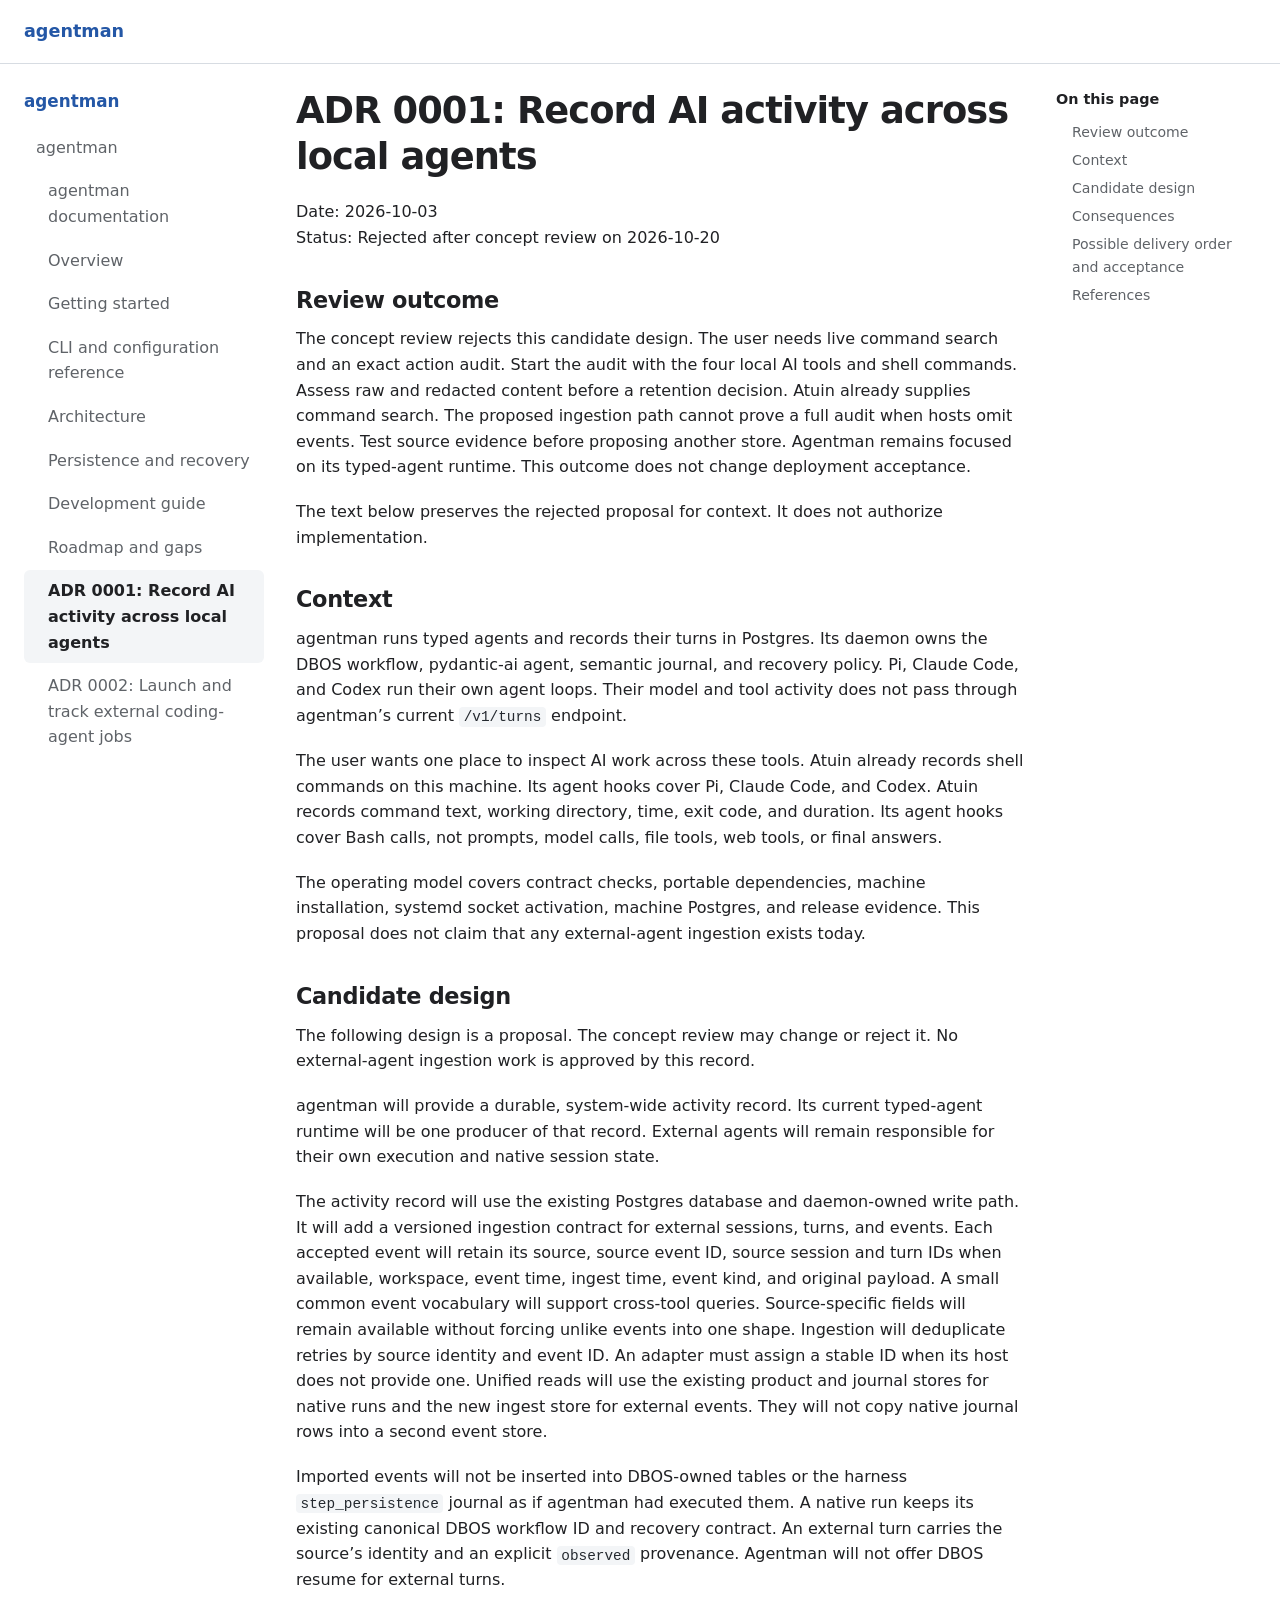
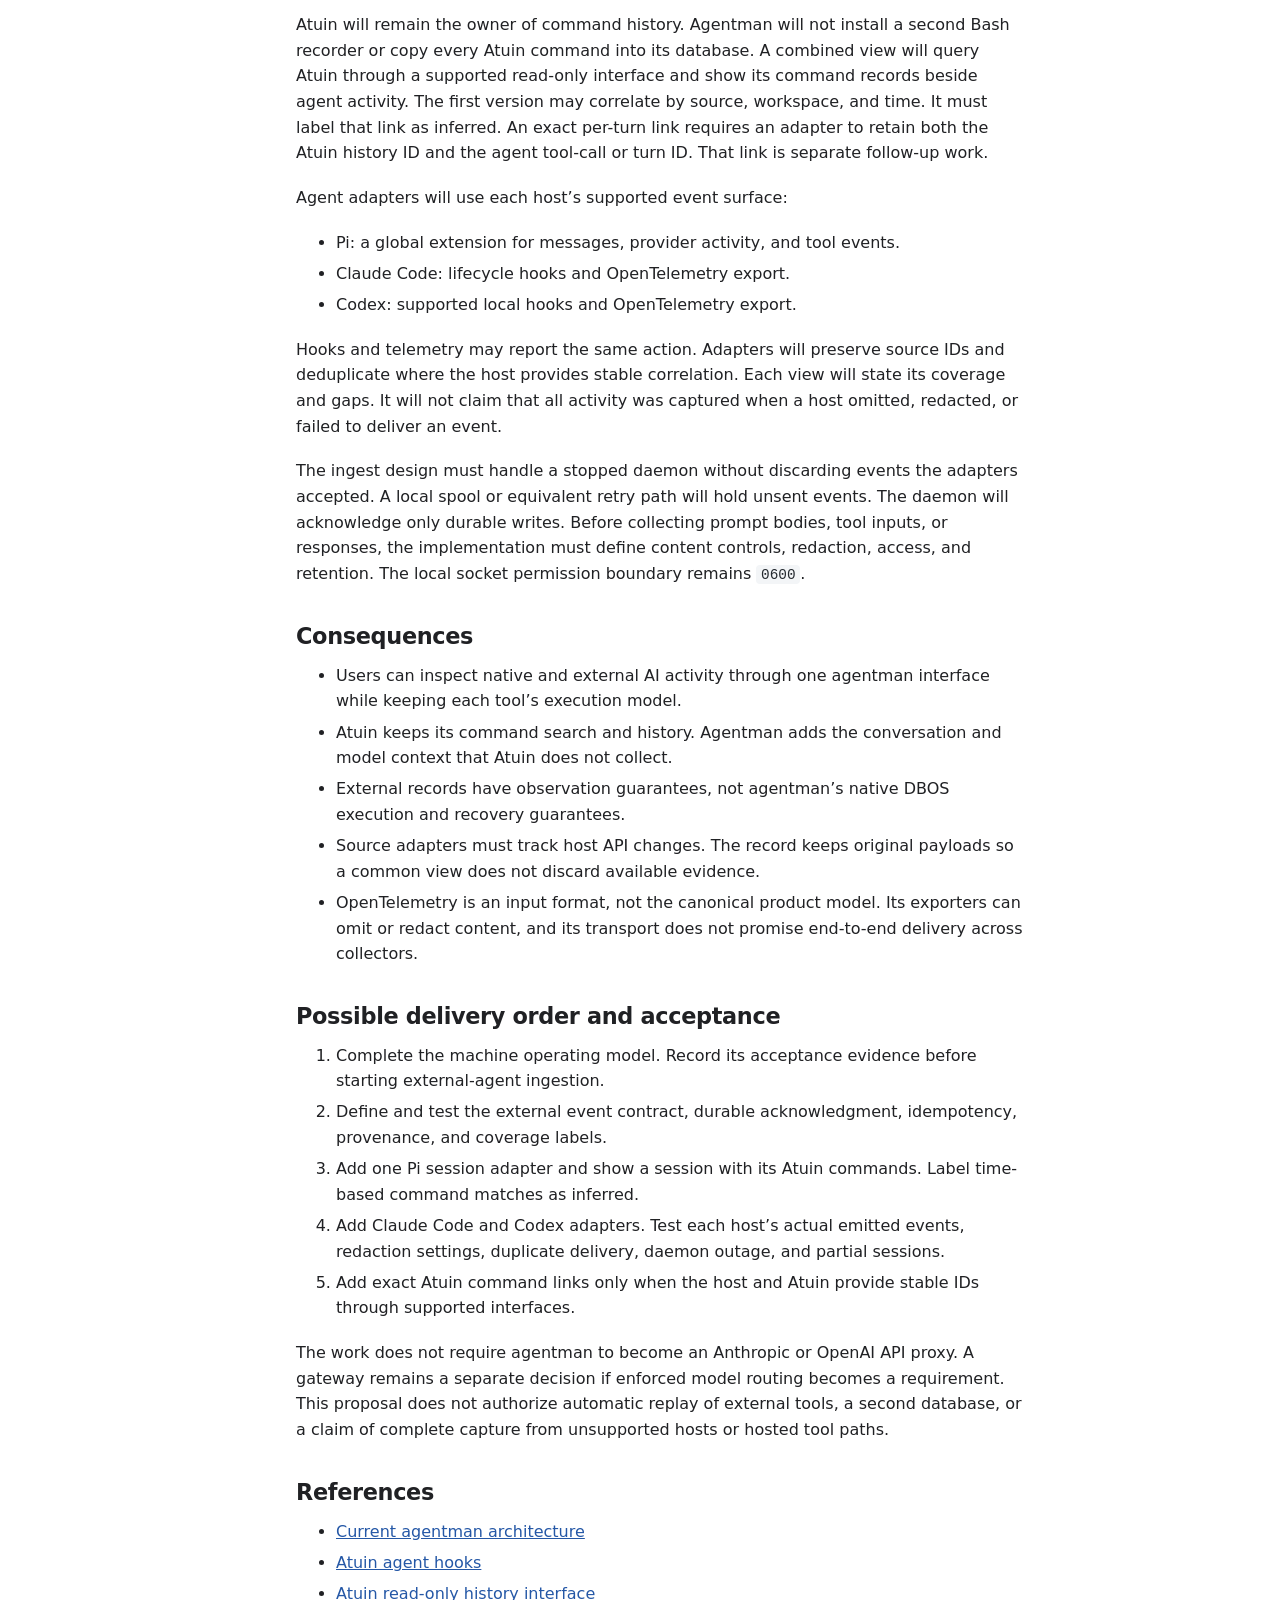
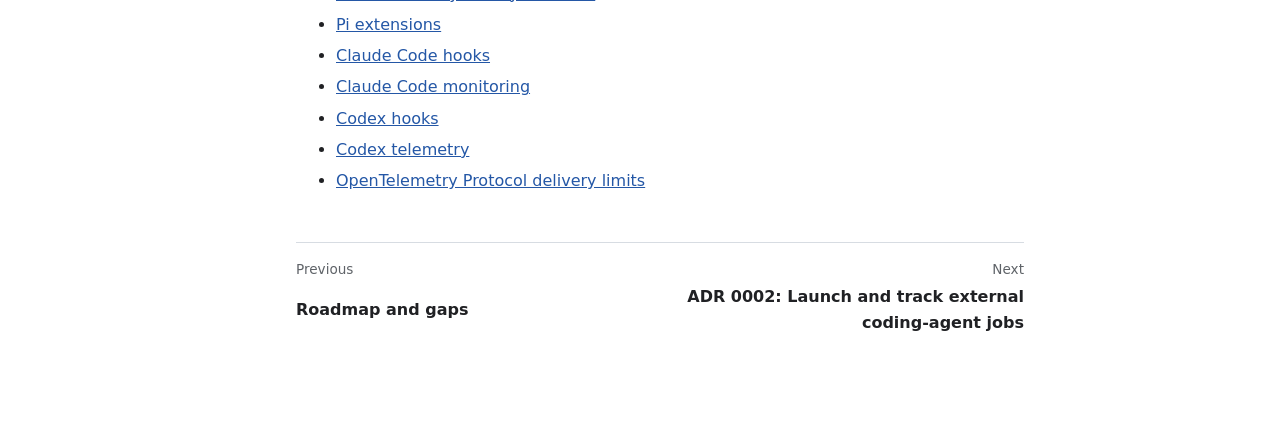
<file: docs/adr/0001-system-wide-ai-activity-record/index.html>
<!doctype html><html lang=en><head><meta charset=utf-8><meta name=viewport content="width=device-width,initial-scale=1"><meta name=color-scheme content="light dark"><title>ADR 0001: Record AI activity across local agents · agentman</title><link rel=stylesheet href=../../../css/docs.css><script defer src=../../../js/docs.js></script></head><body class=doc-site><a class=doc-skip href=#doc-main>Skip to content</a><header class=doc-header><a class=doc-project href=../../../>agentman</a></header><div class=doc-layout><aside class=doc-sidebar aria-label="Project navigation"><details id=doc-menu class=doc-menu open><summary class=doc-menu-toggle>Menu</summary><div class=doc-menu-content><a class=doc-sidebar-title href=../../../>agentman</a><nav aria-label=Documentation><ul class=doc-nav><li><a class=doc-nav-link href=../../../>agentman</a></li><li><a class="doc-nav-link doc-nav-nested" href=../../../docs/>agentman documentation</a></li><li><a class="doc-nav-link doc-nav-nested" href=../../../docs/overview/>Overview</a></li><li><a class="doc-nav-link doc-nav-nested" href=../../../docs/getting-started/>Getting started</a></li><li><a class="doc-nav-link doc-nav-nested" href=../../../docs/reference/>CLI and configuration reference</a></li><li><a class="doc-nav-link doc-nav-nested" href=../../../docs/architecture/>Architecture</a></li><li><a class="doc-nav-link doc-nav-nested" href=../../../docs/persistence-and-recovery/>Persistence and recovery</a></li><li><a class="doc-nav-link doc-nav-nested" href=../../../docs/development/>Development guide</a></li><li><a class="doc-nav-link doc-nav-nested" href=../../../docs/roadmap/>Roadmap and gaps</a></li><li><a class="doc-nav-link doc-nav-nested" href=../../../docs/adr/0001-system-wide-ai-activity-record/ aria-current=page>ADR 0001: Record AI activity across local agents</a></li><li><a class="doc-nav-link doc-nav-nested" href=../../../docs/adr/0002-external-coding-agent-jobs/>ADR 0002: Launch and track external coding-agent jobs</a></li></ul></nav></div></details></aside><main id=doc-main class=doc-content><article><h1 id=adr-0001-record-ai-activity-across-local-agents>ADR 0001: Record AI activity across local agents</h1><p>Date: 2026-10-03<br>Status: Rejected after concept review on 2026-10-20</p><h2 id=review-outcome>Review outcome</h2><p>The concept review rejects this candidate design. The user needs live command search and an exact action audit. Start the audit with the four local AI tools and shell commands. Assess raw and redacted content before a retention decision. Atuin already supplies command search. The proposed ingestion path cannot prove a full audit when hosts omit events. Test source evidence before proposing another store. Agentman remains focused on its typed-agent runtime. This outcome does not change deployment acceptance.</p><p>The text below preserves the rejected proposal for context. It does not authorize implementation.</p><h2 id=context>Context</h2><p>agentman runs typed agents and records their turns in Postgres. Its daemon owns
the DBOS workflow, pydantic-ai agent, semantic journal, and recovery policy.
Pi, Claude Code, and Codex run their own agent loops. Their model and tool
activity does not pass through agentman&rsquo;s current <code>/v1/turns</code> endpoint.</p><p>The user wants one place to inspect AI work across these tools. Atuin already
records shell commands on this machine. Its agent hooks cover Pi, Claude Code,
and Codex. Atuin records command text, working directory, time, exit code, and
duration. Its agent hooks cover Bash calls, not prompts, model calls, file
tools, web tools, or final answers.</p><p>The operating model covers contract checks, portable dependencies, machine
installation, systemd socket activation, machine Postgres, and release evidence.
This proposal does not claim that any external-agent ingestion exists today.</p><h2 id=candidate-design>Candidate design</h2><p>The following design is a proposal. The concept review may change or reject
it. No external-agent ingestion work is approved by this record.</p><p>agentman will provide a durable, system-wide activity record. Its current
typed-agent runtime will be one producer of that record. External agents will
remain responsible for their own execution and native session state.</p><p>The activity record will use the existing Postgres database and daemon-owned
write path. It will add a versioned ingestion contract for external sessions,
turns, and events. Each accepted event will retain its source, source event ID,
source session and turn IDs when available, workspace, event time, ingest time,
event kind, and original payload. A small common event vocabulary will support
cross-tool queries. Source-specific fields will remain available without
forcing unlike events into one shape. Ingestion will deduplicate retries by
source identity and event ID. An adapter must assign a stable ID when its host
does not provide one. Unified reads will use the existing product and journal
stores for native runs and the new ingest store for external events. They will
not copy native journal rows into a second event store.</p><p>Imported events will not be inserted into DBOS-owned tables or the harness
<code>step_persistence</code> journal as if agentman had executed them. A native run keeps
its existing canonical DBOS workflow ID and recovery contract. An external
turn carries the source&rsquo;s identity and an explicit <code>observed</code> provenance.
Agentman will not offer DBOS resume for external turns.</p><p>Atuin will remain the owner of command history. Agentman will not install a
second Bash recorder or copy every Atuin command into its database. A combined
view will query Atuin through a supported read-only interface and show its
command records beside agent activity. The first version may correlate by
source, workspace, and time. It must label that link as inferred. An exact
per-turn link requires an adapter to retain both the Atuin history ID and the
agent tool-call or turn ID. That link is separate follow-up work.</p><p>Agent adapters will use each host&rsquo;s supported event surface:</p><ul><li>Pi: a global extension for messages, provider activity, and tool events.</li><li>Claude Code: lifecycle hooks and OpenTelemetry export.</li><li>Codex: supported local hooks and OpenTelemetry export.</li></ul><p>Hooks and telemetry may report the same action. Adapters will preserve source
IDs and deduplicate where the host provides stable correlation. Each view will
state its coverage and gaps. It will not claim that all activity was captured
when a host omitted, redacted, or failed to deliver an event.</p><p>The ingest design must handle a stopped daemon without discarding events the
adapters accepted. A local spool or equivalent retry path will hold unsent
events. The daemon will acknowledge only durable writes. Before collecting prompt bodies,
tool inputs, or responses, the implementation must define content controls,
redaction, access, and retention. The local socket permission boundary remains
<code>0600</code>.</p><h2 id=consequences>Consequences</h2><ul><li>Users can inspect native and external AI activity through one agentman
interface while keeping each tool&rsquo;s execution model.</li><li>Atuin keeps its command search and history. Agentman adds the conversation
and model context that Atuin does not collect.</li><li>External records have observation guarantees, not agentman&rsquo;s native DBOS
execution and recovery guarantees.</li><li>Source adapters must track host API changes. The record keeps original
payloads so a common view does not discard available evidence.</li><li>OpenTelemetry is an input format, not the canonical product model. Its
exporters can omit or redact content, and its transport does not promise
end-to-end delivery across collectors.</li></ul><h2 id=possible-delivery-order-and-acceptance>Possible delivery order and acceptance</h2><ol><li>Complete the machine operating model. Record its acceptance evidence before
starting external-agent ingestion.</li><li>Define and test the external event contract, durable acknowledgment,
idempotency, provenance, and coverage labels.</li><li>Add one Pi session adapter and show a session with its Atuin commands.
Label time-based command matches as inferred.</li><li>Add Claude Code and Codex adapters. Test each host&rsquo;s actual emitted events,
redaction settings, duplicate delivery, daemon outage, and partial sessions.</li><li>Add exact Atuin command links only when the host and Atuin provide stable
IDs through supported interfaces.</li></ol><p>The work does not require agentman to become an Anthropic or OpenAI API proxy.
A gateway remains a separate decision if enforced model routing becomes a
requirement. This proposal does not authorize automatic replay of external
tools, a second database, or a claim of complete capture from unsupported
hosts or hosted tool paths.</p><h2 id=references>References</h2><ul><li><a href=../../../docs/architecture/>Current agentman architecture</a></li><li><a href=https://docs.atuin.sh/main/guide/agent-hooks/>Atuin agent hooks</a></li><li><a href=https://docs.atuin.sh/main/ai/mcp/>Atuin read-only history interface</a></li><li><a href=https://github.com/earendil-works/pi/blob/main/packages/coding-agent/docs/extensions.md>Pi extensions</a></li><li><a href=https://code.claude.com/docs/en/hooks>Claude Code hooks</a></li><li><a href=https://code.claude.com/docs/en/monitoring-usage>Claude Code monitoring</a></li><li><a href=https://learn.chatgpt.com/docs/hooks>Codex hooks</a></li><li><a href=https://learn.chatgpt.com/docs/config-file/config-advanced>Codex telemetry</a></li><li><a href=https://opentelemetry.io/docs/specs/otlp/>OpenTelemetry Protocol delivery limits</a></li></ul></article><nav class=doc-pagination aria-label="Page navigation"><a class=doc-previous href=../../../docs/roadmap/><span>Previous</span><strong>Roadmap and gaps</strong>
</a><a class=doc-next href=../../../docs/adr/0002-external-coding-agent-jobs/><span>Next</span><strong>ADR 0002: Launch and track external coding-agent jobs</strong></a></nav></main><aside class=doc-toc aria-label="On this page"><h2>On this page</h2><nav id=TableOfContents><ul><li><a href=#review-outcome>Review outcome</a></li><li><a href=#context>Context</a></li><li><a href=#candidate-design>Candidate design</a></li><li><a href=#consequences>Consequences</a></li><li><a href=#possible-delivery-order-and-acceptance>Possible delivery order and acceptance</a></li><li><a href=#references>References</a></li></ul></nav></aside></div><footer class=doc-footer></footer></body></html>
</file>
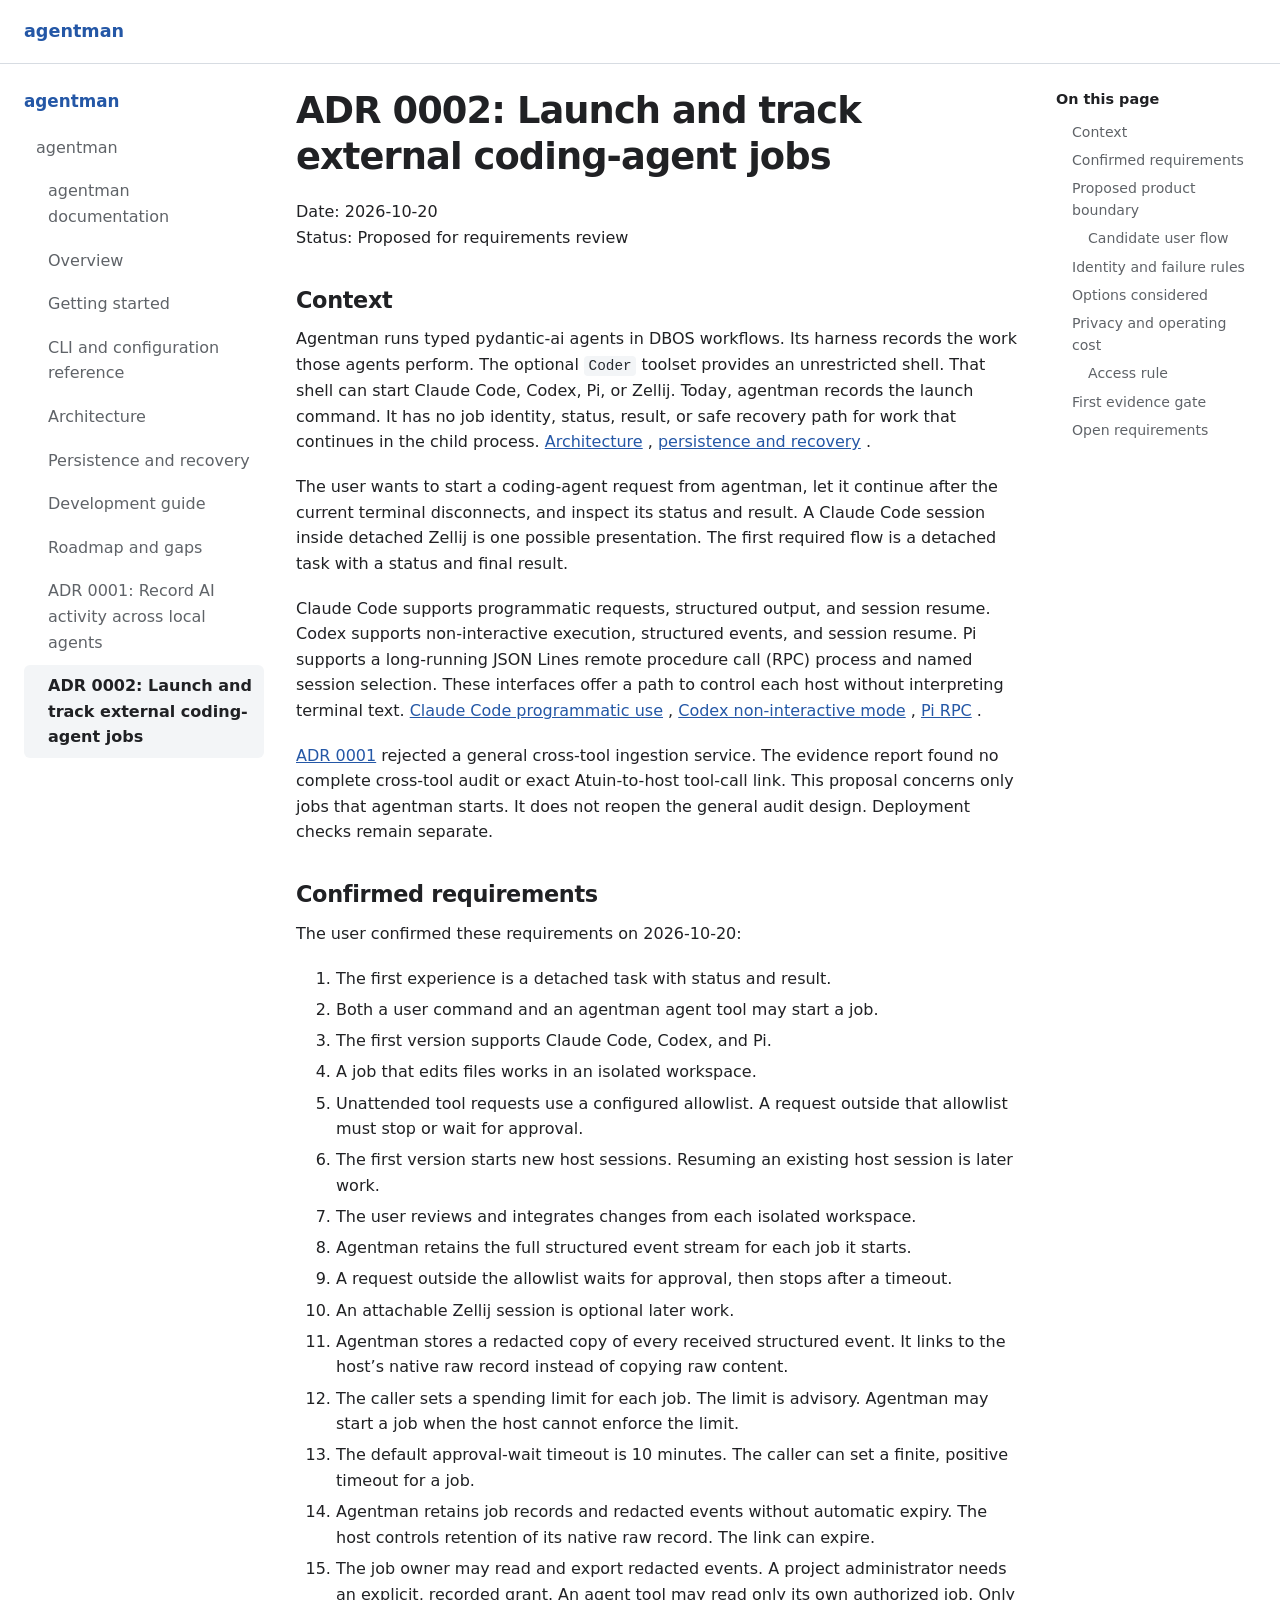
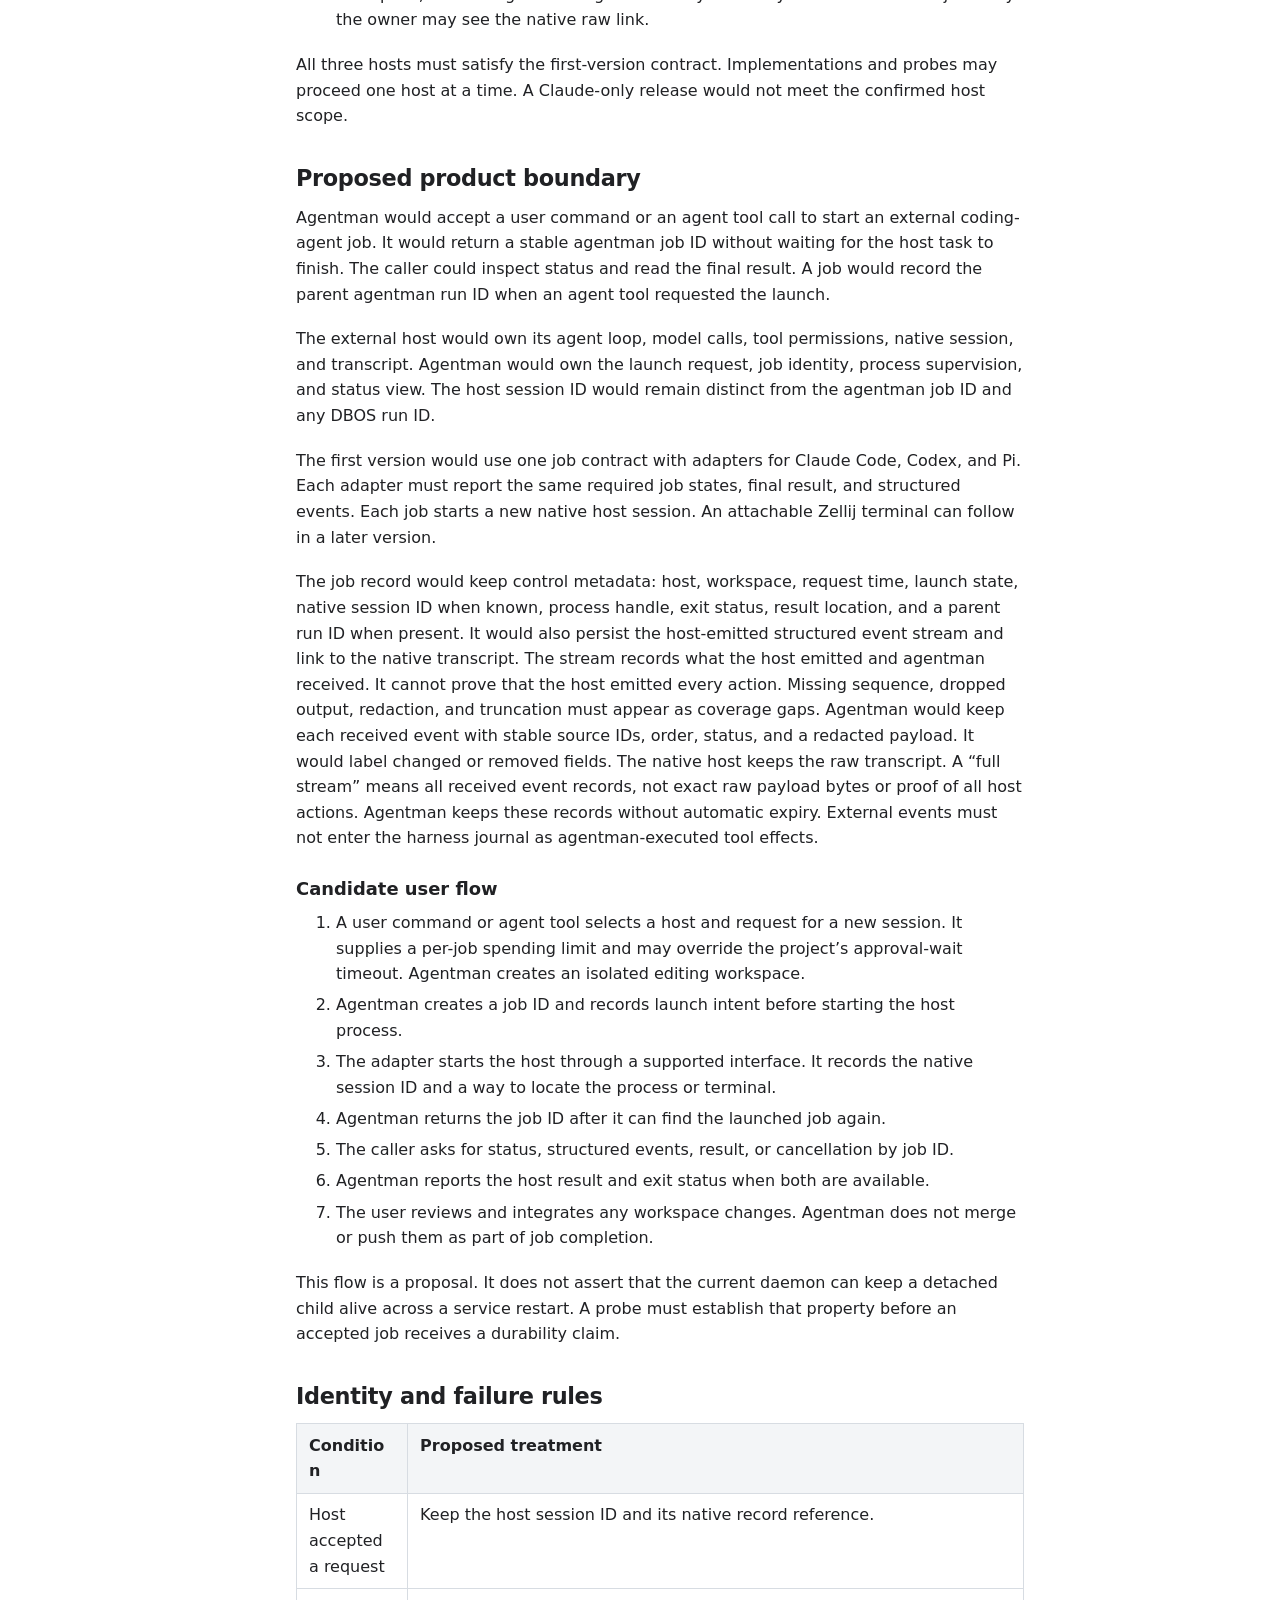
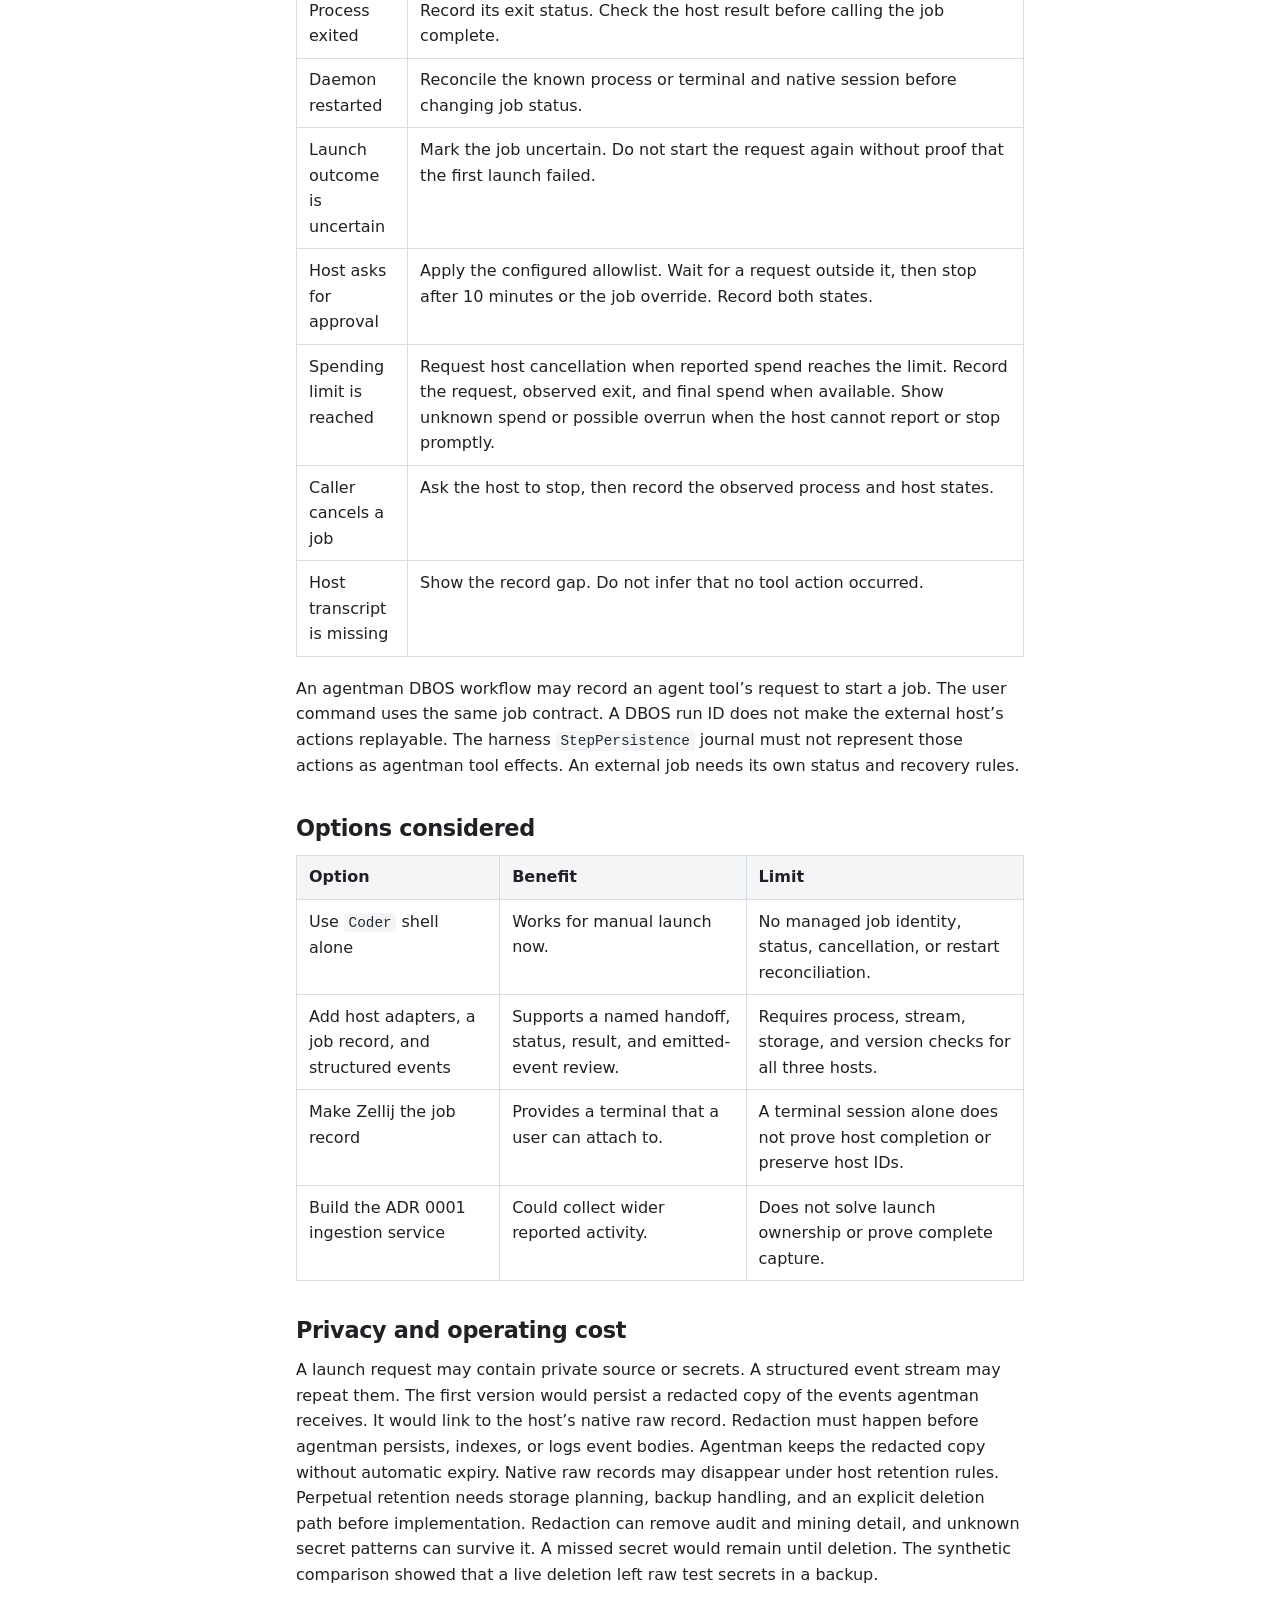
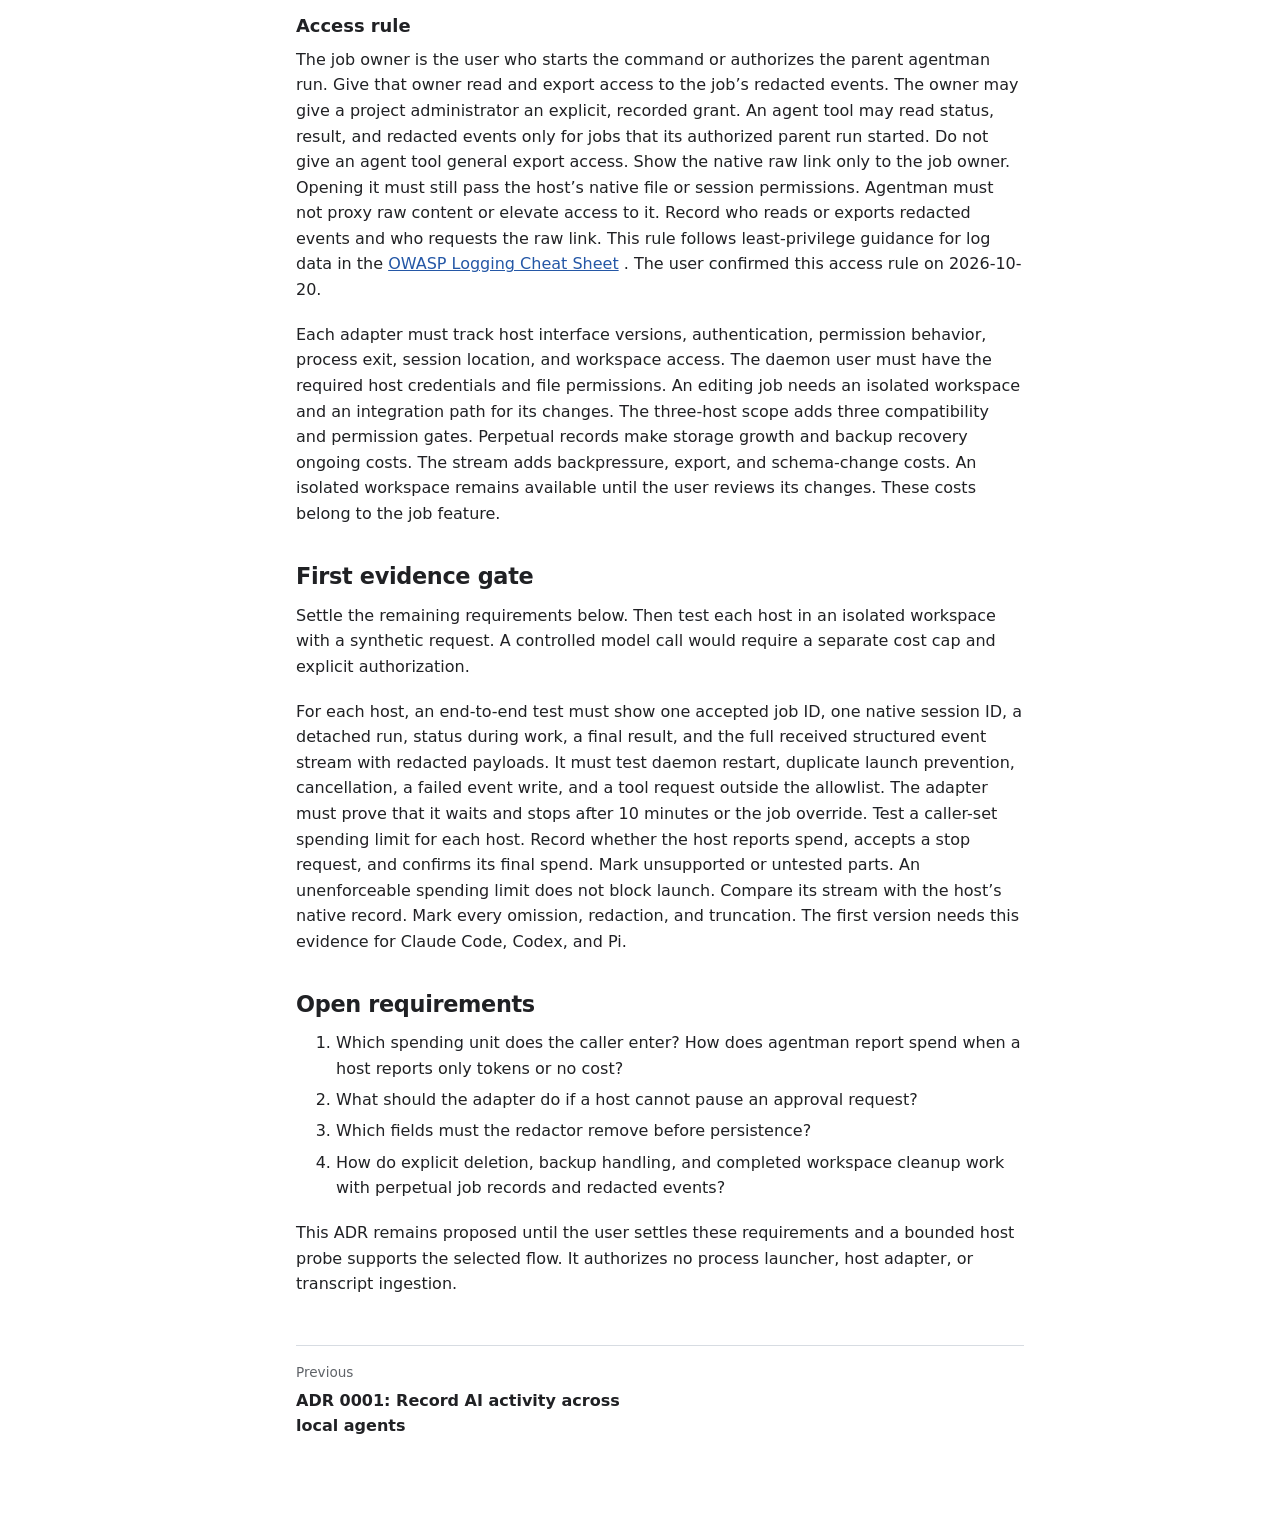
<file: docs/adr/0002-external-coding-agent-jobs/index.html>
<!doctype html><html lang=en><head><meta charset=utf-8><meta name=viewport content="width=device-width,initial-scale=1"><meta name=color-scheme content="light dark"><title>ADR 0002: Launch and track external coding-agent jobs · agentman</title><link rel=stylesheet href=../../../css/docs.css><script defer src=../../../js/docs.js></script></head><body class=doc-site><a class=doc-skip href=#doc-main>Skip to content</a><header class=doc-header><a class=doc-project href=../../../>agentman</a></header><div class=doc-layout><aside class=doc-sidebar aria-label="Project navigation"><details id=doc-menu class=doc-menu open><summary class=doc-menu-toggle>Menu</summary><div class=doc-menu-content><a class=doc-sidebar-title href=../../../>agentman</a><nav aria-label=Documentation><ul class=doc-nav><li><a class=doc-nav-link href=../../../>agentman</a></li><li><a class="doc-nav-link doc-nav-nested" href=../../../docs/>agentman documentation</a></li><li><a class="doc-nav-link doc-nav-nested" href=../../../docs/overview/>Overview</a></li><li><a class="doc-nav-link doc-nav-nested" href=../../../docs/getting-started/>Getting started</a></li><li><a class="doc-nav-link doc-nav-nested" href=../../../docs/reference/>CLI and configuration reference</a></li><li><a class="doc-nav-link doc-nav-nested" href=../../../docs/architecture/>Architecture</a></li><li><a class="doc-nav-link doc-nav-nested" href=../../../docs/persistence-and-recovery/>Persistence and recovery</a></li><li><a class="doc-nav-link doc-nav-nested" href=../../../docs/development/>Development guide</a></li><li><a class="doc-nav-link doc-nav-nested" href=../../../docs/roadmap/>Roadmap and gaps</a></li><li><a class="doc-nav-link doc-nav-nested" href=../../../docs/adr/0001-system-wide-ai-activity-record/>ADR 0001: Record AI activity across local agents</a></li><li><a class="doc-nav-link doc-nav-nested" href=../../../docs/adr/0002-external-coding-agent-jobs/ aria-current=page>ADR 0002: Launch and track external coding-agent jobs</a></li></ul></nav></div></details></aside><main id=doc-main class=doc-content><article><h1 id=adr-0002-launch-and-track-external-coding-agent-jobs>ADR 0002: Launch and track external coding-agent jobs</h1><p>Date: 2026-10-20<br>Status: Proposed for requirements review</p><h2 id=context>Context</h2><p>Agentman runs typed pydantic-ai agents in DBOS workflows. Its harness records
the work those agents perform. The optional <code>Coder</code> toolset provides an
unrestricted shell. That shell can start Claude Code, Codex, Pi, or Zellij.
Today, agentman records the launch command. It has no job identity, status,
result, or safe recovery path for work that continues in the child process.
<a href=../../../docs/architecture/>Architecture</a>
,
<a href=../../../docs/persistence-and-recovery/>persistence and recovery</a>
.</p><p>The user wants to start a coding-agent request from agentman, let it continue
after the current terminal disconnects, and inspect its status and result.
A Claude Code session inside detached Zellij is one possible presentation.
The first required flow is a detached task with a status and final result.</p><p>Claude Code supports programmatic requests, structured output, and session
resume. Codex supports non-interactive execution, structured events, and
session resume. Pi supports a long-running JSON Lines remote procedure call
(RPC) process and named session selection. These interfaces offer a path to
control each host without interpreting terminal text.
<a href=https://code.claude.com/docs/en/headless>Claude Code programmatic use</a>
,
<a href=https://learn.chatgpt.com/docs/non-interactive-mode>Codex non-interactive mode</a>
,
<a href=https://github.com/earendil-works/pi/blob/main/packages/coding-agent/docs/rpc.md>Pi RPC</a>
.</p><p><a href=../../../docs/adr/0001-system-wide-ai-activity-record/>ADR 0001</a>
rejected a general
cross-tool ingestion service. The evidence report
found no complete cross-tool audit or exact Atuin-to-host tool-call link.
This proposal concerns only jobs that agentman starts. It does not reopen the
general audit design. Deployment checks remain separate.</p><h2 id=confirmed-requirements>Confirmed requirements</h2><p>The user confirmed these requirements on 2026-10-20:</p><ol><li>The first experience is a detached task with status and result.</li><li>Both a user command and an agentman agent tool may start a job.</li><li>The first version supports Claude Code, Codex, and Pi.</li><li>A job that edits files works in an isolated workspace.</li><li>Unattended tool requests use a configured allowlist. A request outside
that allowlist must stop or wait for approval.</li><li>The first version starts new host sessions. Resuming an existing host
session is later work.</li><li>The user reviews and integrates changes from each isolated workspace.</li><li>Agentman retains the full structured event stream for each job it starts.</li><li>A request outside the allowlist waits for approval, then stops after a
timeout.</li><li>An attachable Zellij session is optional later work.</li><li>Agentman stores a redacted copy of every received structured event. It
links to the host&rsquo;s native raw record instead of copying raw content.</li><li>The caller sets a spending limit for each job. The limit is advisory.
Agentman may start a job when the host cannot enforce the limit.</li><li>The default approval-wait timeout is 10 minutes. The caller can set a
finite, positive timeout for a job.</li><li>Agentman retains job records and redacted events without automatic expiry.
The host controls retention of its native raw record. The link can expire.</li><li>The job owner may read and export redacted events. A project administrator
needs an explicit, recorded grant. An agent tool may read only its own
authorized job. Only the owner may see the native raw link.</li></ol><p>All three hosts must satisfy the first-version contract. Implementations and
probes may proceed one host at a time. A Claude-only release would not meet
the confirmed host scope.</p><h2 id=proposed-product-boundary>Proposed product boundary</h2><p>Agentman would accept a user command or an agent tool call to start an
external coding-agent job. It would return a stable agentman job ID without
waiting for the host task to finish. The caller could inspect status and read
the final result. A job would record the parent agentman run ID when an
agent tool requested the launch.</p><p>The external host would own its agent loop, model calls, tool permissions,
native session, and transcript. Agentman would own the launch request, job
identity, process supervision, and status view. The host session ID would
remain distinct from the agentman job ID and any DBOS run ID.</p><p>The first version would use one job contract with adapters for Claude Code,
Codex, and Pi. Each adapter must report the same required job states, final
result, and structured events. Each job starts a new native host session.
An attachable Zellij terminal can follow in a later version.</p><p>The job record would keep control metadata: host, workspace, request time,
launch state, native session ID when known, process handle, exit status,
result location, and a parent run ID when present. It would also persist the
host-emitted structured event stream and link to the native transcript.
The stream records what the host emitted and agentman received. It cannot
prove that the host emitted every action. Missing sequence, dropped output,
redaction, and truncation must appear as coverage gaps. Agentman would keep
each received event with stable source IDs, order, status, and a redacted
payload. It would label changed or removed fields. The native host keeps the
raw transcript. A &ldquo;full stream&rdquo; means all received event records, not exact
raw payload bytes or proof of all host actions. Agentman keeps these records
without automatic expiry. External events must not enter the harness journal
as agentman-executed tool effects.</p><h3 id=candidate-user-flow>Candidate user flow</h3><ol><li>A user command or agent tool selects a host and request for a new session.
It supplies a per-job spending limit and may override the project&rsquo;s
approval-wait timeout. Agentman creates an isolated editing workspace.</li><li>Agentman creates a job ID and records launch intent before starting the
host process.</li><li>The adapter starts the host through a supported interface. It records the
native session ID and a way to locate the process or terminal.</li><li>Agentman returns the job ID after it can find the launched job again.</li><li>The caller asks for status, structured events, result, or cancellation by
job ID.</li><li>Agentman reports the host result and exit status when both are available.</li><li>The user reviews and integrates any workspace changes. Agentman does not
merge or push them as part of job completion.</li></ol><p>This flow is a proposal. It does not assert that the current daemon can keep
a detached child alive across a service restart. A probe must establish that
property before an accepted job receives a durability claim.</p><h2 id=identity-and-failure-rules>Identity and failure rules</h2><table><thead><tr><th>Condition</th><th>Proposed treatment</th></tr></thead><tbody><tr><td>Host accepted a request</td><td>Keep the host session ID and its native record reference.</td></tr><tr><td>Process exited</td><td>Record its exit status. Check the host result before calling the job complete.</td></tr><tr><td>Daemon restarted</td><td>Reconcile the known process or terminal and native session before changing job status.</td></tr><tr><td>Launch outcome is uncertain</td><td>Mark the job uncertain. Do not start the request again without proof that the first launch failed.</td></tr><tr><td>Host asks for approval</td><td>Apply the configured allowlist. Wait for a request outside it, then stop after 10 minutes or the job override. Record both states.</td></tr><tr><td>Spending limit is reached</td><td>Request host cancellation when reported spend reaches the limit. Record the request, observed exit, and final spend when available. Show unknown spend or possible overrun when the host cannot report or stop promptly.</td></tr><tr><td>Caller cancels a job</td><td>Ask the host to stop, then record the observed process and host states.</td></tr><tr><td>Host transcript is missing</td><td>Show the record gap. Do not infer that no tool action occurred.</td></tr></tbody></table><p>An agentman DBOS workflow may record an agent tool&rsquo;s request to start a job.
The user command uses the same job contract. A DBOS run ID does not make the
external host&rsquo;s actions replayable. The harness <code>StepPersistence</code> journal
must not represent those actions as agentman tool effects. An external job
needs its own status and recovery rules.</p><h2 id=options-considered>Options considered</h2><table><thead><tr><th>Option</th><th>Benefit</th><th>Limit</th></tr></thead><tbody><tr><td>Use <code>Coder</code> shell alone</td><td>Works for manual launch now.</td><td>No managed job identity, status, cancellation, or restart reconciliation.</td></tr><tr><td>Add host adapters, a job record, and structured events</td><td>Supports a named handoff, status, result, and emitted-event review.</td><td>Requires process, stream, storage, and version checks for all three hosts.</td></tr><tr><td>Make Zellij the job record</td><td>Provides a terminal that a user can attach to.</td><td>A terminal session alone does not prove host completion or preserve host IDs.</td></tr><tr><td>Build the ADR 0001 ingestion service</td><td>Could collect wider reported activity.</td><td>Does not solve launch ownership or prove complete capture.</td></tr></tbody></table><h2 id=privacy-and-operating-cost>Privacy and operating cost</h2><p>A launch request may contain private source or secrets. A structured event
stream may repeat them. The first version would persist a redacted copy of
the events agentman receives. It would link to the host&rsquo;s native raw record.
Redaction must happen before agentman persists, indexes, or logs event bodies.
Agentman keeps the redacted copy without automatic expiry. Native raw records
may disappear under host retention rules. Perpetual retention needs storage
planning, backup handling, and an explicit deletion path before
implementation. Redaction can remove audit and mining detail, and unknown
secret patterns can survive it. A missed secret would remain until deletion.
The synthetic comparison
showed that a live deletion left raw test secrets in a backup.</p><h3 id=access-rule>Access rule</h3><p>The job owner is the user who starts the command or authorizes the parent
agentman run. Give that owner read and export access to the job&rsquo;s redacted
events. The owner may give a project administrator an explicit, recorded grant.
An agent tool may read status, result, and redacted events only for jobs that its
authorized parent run started. Do not give an agent tool general export access.
Show the native raw link only to the job owner. Opening it must still pass the
host&rsquo;s native file or session permissions. Agentman must not proxy raw content
or elevate access to it. Record who reads or exports redacted events and who
requests the raw link. This rule follows least-privilege guidance for log data
in the <a href=https://cheatsheetseries.owasp.org/cheatsheets/Logging_Cheat_Sheet.html>OWASP Logging Cheat Sheet</a>
.
The user confirmed this access rule on 2026-10-20.</p><p>Each adapter must track host interface versions, authentication, permission
behavior, process exit, session location, and workspace access. The daemon
user must have the required host credentials and file permissions. An
editing job needs an isolated workspace and an integration path for its
changes. The three-host scope adds three compatibility and permission gates.
Perpetual records make storage growth and backup recovery ongoing costs.
The stream adds backpressure, export, and schema-change costs. An
isolated workspace remains available until the user reviews its changes.
These costs belong to the job feature.</p><h2 id=first-evidence-gate>First evidence gate</h2><p>Settle the remaining requirements below. Then test each host in an isolated
workspace with a synthetic request. A controlled model call would require a
separate cost cap and explicit authorization.</p><p>For each host, an end-to-end test must show one accepted job ID, one native
session ID, a detached run, status during work, a final result, and the full
received structured event stream with redacted payloads. It must test daemon
restart, duplicate launch prevention, cancellation, a failed event write, and
a tool request outside the allowlist. The adapter must prove that it waits
and stops after 10 minutes or the job override. Test a caller-set spending
limit for each host. Record whether the host reports spend, accepts a stop
request, and confirms its final spend. Mark unsupported or untested parts.
An unenforceable spending limit does not block launch. Compare its stream with
the host&rsquo;s native record. Mark every omission, redaction, and truncation.
The first version needs this evidence for Claude Code, Codex, and Pi.</p><h2 id=open-requirements>Open requirements</h2><ol><li>Which spending unit does the caller enter? How does agentman report spend
when a host reports only tokens or no cost?</li><li>What should the adapter do if a host cannot pause an approval request?</li><li>Which fields must the redactor remove before persistence?</li><li>How do explicit deletion, backup handling, and completed workspace cleanup
work with perpetual job records and redacted events?</li></ol><p>This ADR remains proposed until the user settles these requirements and a
bounded host probe supports the selected flow. It authorizes no process
launcher, host adapter, or transcript ingestion.</p></article><nav class=doc-pagination aria-label="Page navigation"><a class=doc-previous href=../../../docs/adr/0001-system-wide-ai-activity-record/><span>Previous</span><strong>ADR 0001: Record AI activity across local agents</strong></a></nav></main><aside class=doc-toc aria-label="On this page"><h2>On this page</h2><nav id=TableOfContents><ul><li><a href=#context>Context</a></li><li><a href=#confirmed-requirements>Confirmed requirements</a></li><li><a href=#proposed-product-boundary>Proposed product boundary</a><ul><li><a href=#candidate-user-flow>Candidate user flow</a></li></ul></li><li><a href=#identity-and-failure-rules>Identity and failure rules</a></li><li><a href=#options-considered>Options considered</a></li><li><a href=#privacy-and-operating-cost>Privacy and operating cost</a><ul><li><a href=#access-rule>Access rule</a></li></ul></li><li><a href=#first-evidence-gate>First evidence gate</a></li><li><a href=#open-requirements>Open requirements</a></li></ul></nav></aside></div><footer class=doc-footer></footer></body></html>
</file>
